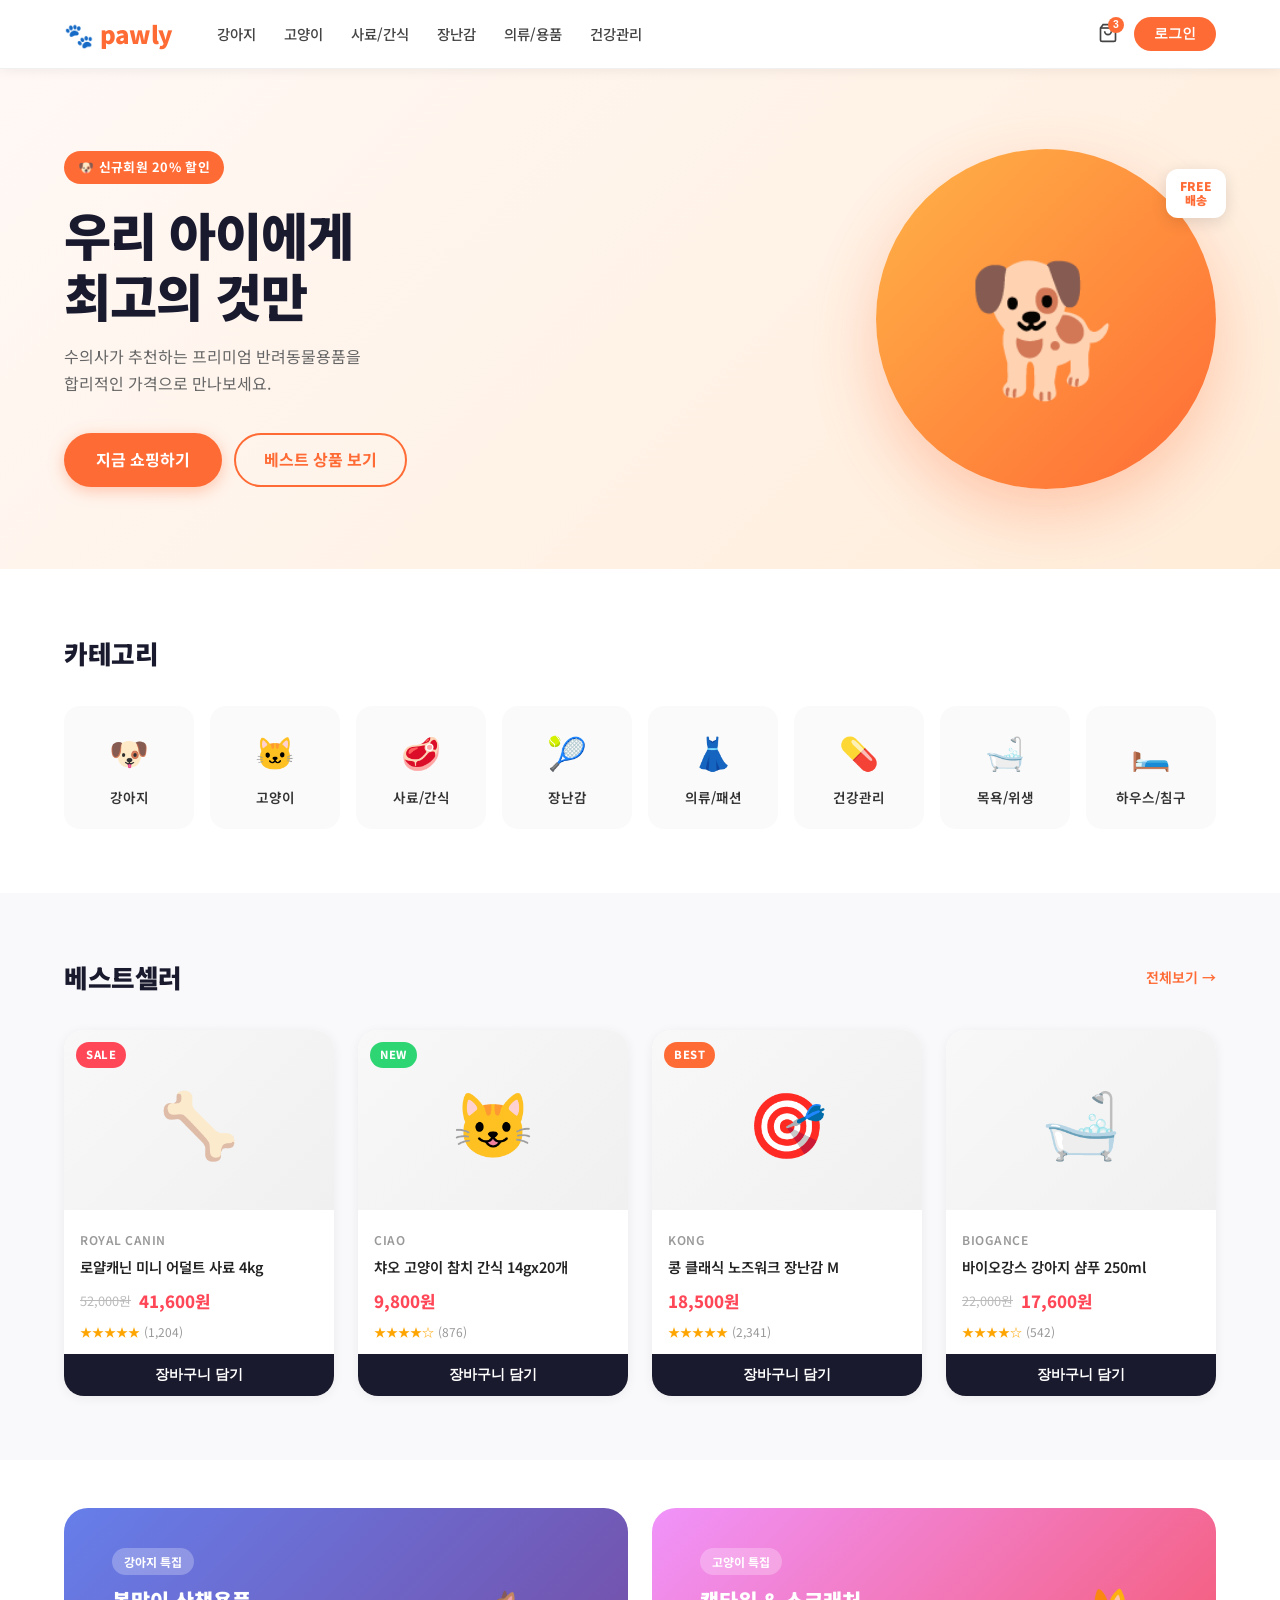
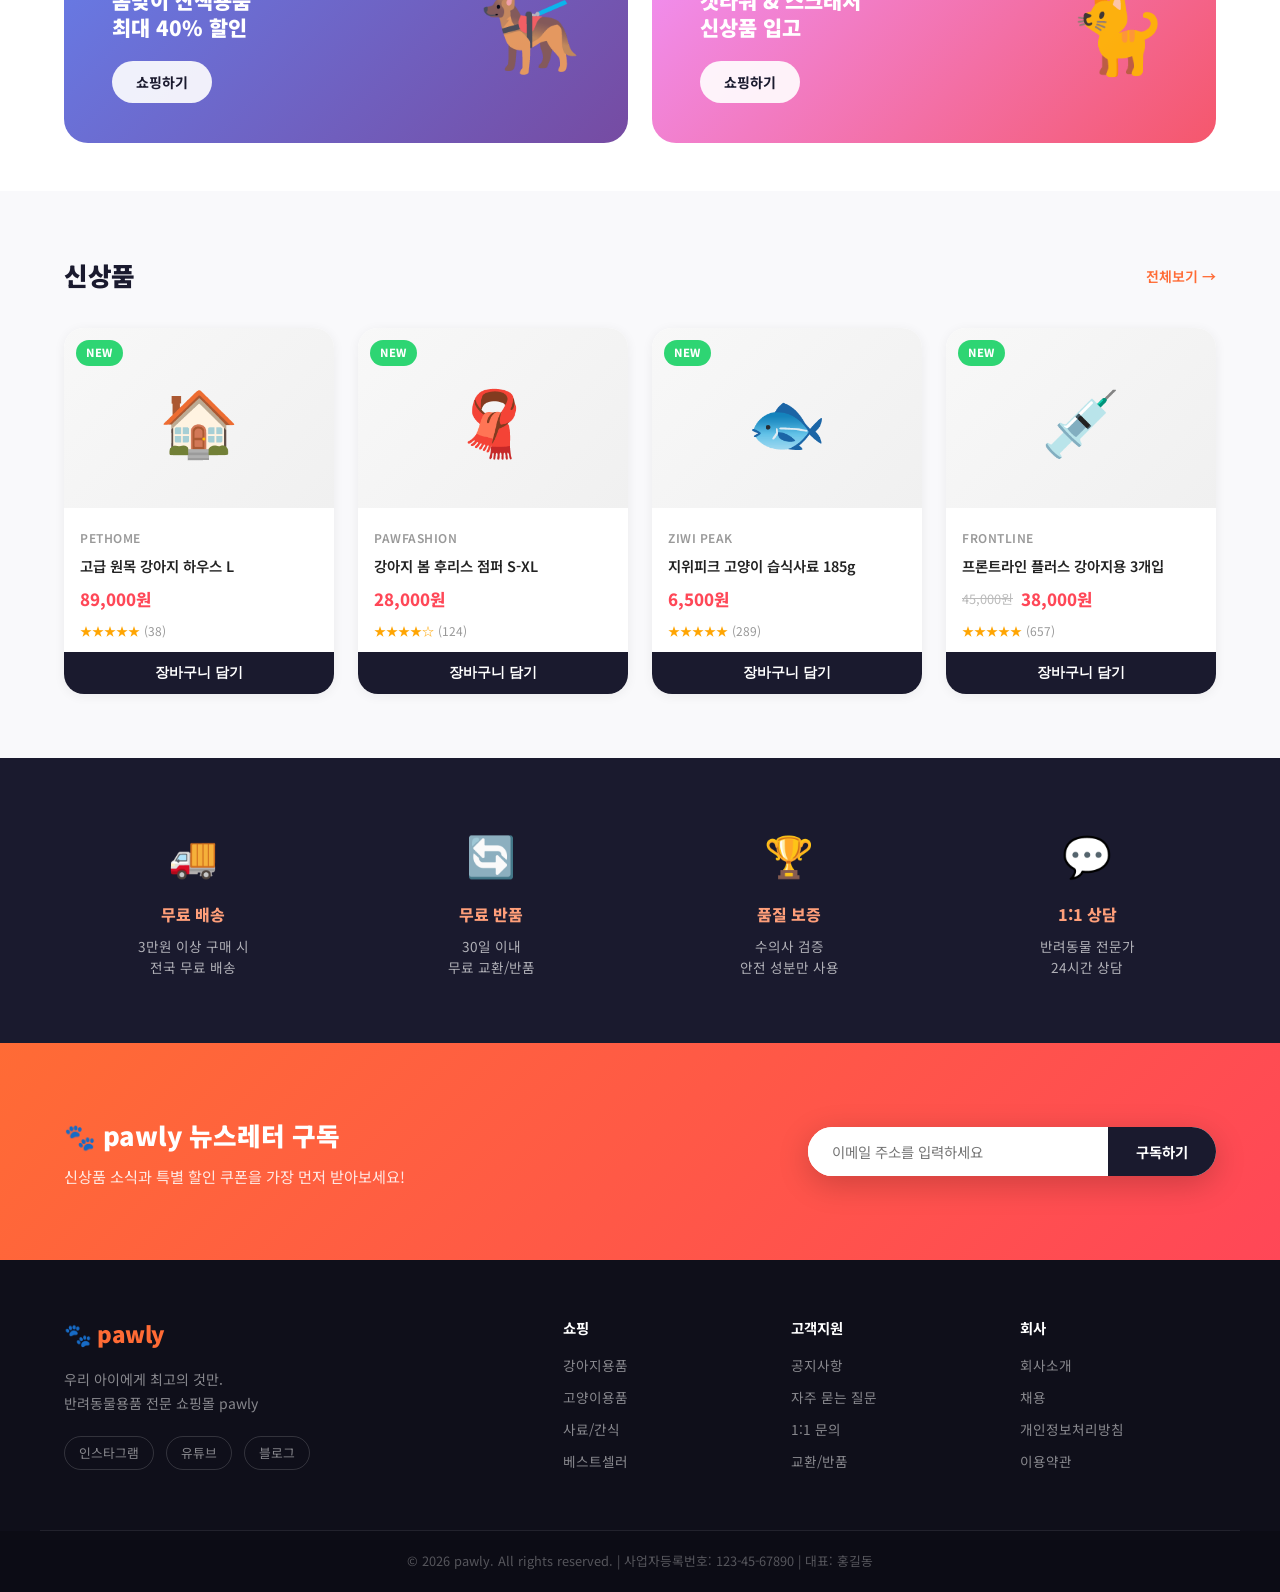
<file: index.html>
<!DOCTYPE html>
<html lang="ko">
<head>
  <meta charset="UTF-8" />
  <meta name="viewport" content="width=device-width, initial-scale=1.0" />
  <title>pawly - 반려동물용품 전문몰</title>
  <link rel="stylesheet" href="style.css" />
  <link href="https://fonts.googleapis.com/css2?family=Noto+Sans+KR:wght@400;500;700;900&display=swap" rel="stylesheet" />
</head>
<body>

  <!-- 헤더 -->
  <header class="header">
    <div class="container header-inner">
      <a href="#" class="logo">🐾 pawly</a>
      <nav class="nav">
        <a href="#">강아지</a>
        <a href="#">고양이</a>
        <a href="#">사료/간식</a>
        <a href="#">장난감</a>
        <a href="#">의류/용품</a>
        <a href="#">건강관리</a>
      </nav>
      <div class="header-actions">
<button class="icon-btn" aria-label="장바구니">
          <svg width="20" height="20" fill="none" stroke="currentColor" stroke-width="2" viewBox="0 0 24 24"><path d="M6 2 3 6v14a2 2 0 0 0 2 2h14a2 2 0 0 0 2-2V6l-3-4z"/><line x1="3" y1="6" x2="21" y2="6"/><path d="M16 10a4 4 0 0 1-8 0"/></svg>
          <span class="badge">3</span>
        </button>
        <button class="btn-login">로그인</button>
      </div>
    </div>
  </header>

  <!-- 히어로 배너 -->
  <section class="hero">
    <div class="container hero-inner">
      <div class="hero-text">
        <span class="hero-tag">🐶 신규회원 20% 할인</span>
        <h1>우리 아이에게<br />최고의 것만</h1>
        <p>수의사가 추천하는 프리미엄 반려동물용품을<br />합리적인 가격으로 만나보세요.</p>
        <div class="hero-btns">
          <a href="#" class="btn-primary">지금 쇼핑하기</a>
          <a href="#" class="btn-outline">베스트 상품 보기</a>
        </div>
      </div>
      <div class="hero-image">
        <div class="hero-img-box">
          <span class="hero-emoji">🐕</span>
          <div class="hero-badge-float">FREE<br/>배송</div>
        </div>
      </div>
    </div>
  </section>

  <!-- 카테고리 -->
  <section class="categories">
    <div class="container">
      <h2 class="section-title">카테고리</h2>
      <div class="cat-grid">
        <a href="#" class="cat-card">
          <span class="cat-icon">🐶</span>
          <span>강아지</span>
        </a>
        <a href="#" class="cat-card">
          <span class="cat-icon">🐱</span>
          <span>고양이</span>
        </a>
        <a href="#" class="cat-card">
          <span class="cat-icon">🥩</span>
          <span>사료/간식</span>
        </a>
        <a href="#" class="cat-card">
          <span class="cat-icon">🎾</span>
          <span>장난감</span>
        </a>
        <a href="#" class="cat-card">
          <span class="cat-icon">👗</span>
          <span>의류/패션</span>
        </a>
        <a href="#" class="cat-card">
          <span class="cat-icon">💊</span>
          <span>건강관리</span>
        </a>
        <a href="#" class="cat-card">
          <span class="cat-icon">🛁</span>
          <span>목욕/위생</span>
        </a>
        <a href="#" class="cat-card">
          <span class="cat-icon">🛏️</span>
          <span>하우스/침구</span>
        </a>
      </div>
    </div>
  </section>

  <!-- 베스트셀러 -->
  <section class="products">
    <div class="container">
      <div class="section-header">
        <h2 class="section-title">베스트셀러</h2>
        <a href="#" class="view-all">전체보기 →</a>
      </div>
      <div class="product-grid">

        <div class="product-card">
          <div class="product-img">
            <span>🦴</span>
            <span class="product-badge sale">SALE</span>
          </div>
          <div class="product-info">
            <span class="product-brand">Royal Canin</span>
            <h3 class="product-name">로얄캐닌 미니 어덜트 사료 4kg</h3>
            <div class="product-price">
              <span class="price-original">52,000원</span>
              <span class="price-sale">41,600원</span>
            </div>
            <div class="product-meta">
              <span class="stars">★★★★★</span>
              <span class="review-count">(1,204)</span>
            </div>
          </div>
          <button class="btn-cart">장바구니 담기</button>
        </div>

        <div class="product-card">
          <div class="product-img">
            <span>😺</span>
            <span class="product-badge new">NEW</span>
          </div>
          <div class="product-info">
            <span class="product-brand">Ciao</span>
            <h3 class="product-name">챠오 고양이 참치 간식 14gx20개</h3>
            <div class="product-price">
              <span class="price-sale">9,800원</span>
            </div>
            <div class="product-meta">
              <span class="stars">★★★★☆</span>
              <span class="review-count">(876)</span>
            </div>
          </div>
          <button class="btn-cart">장바구니 담기</button>
        </div>

        <div class="product-card">
          <div class="product-img">
            <span>🎯</span>
            <span class="product-badge best">BEST</span>
          </div>
          <div class="product-info">
            <span class="product-brand">Kong</span>
            <h3 class="product-name">콩 클래식 노즈워크 장난감 M</h3>
            <div class="product-price">
              <span class="price-sale">18,500원</span>
            </div>
            <div class="product-meta">
              <span class="stars">★★★★★</span>
              <span class="review-count">(2,341)</span>
            </div>
          </div>
          <button class="btn-cart">장바구니 담기</button>
        </div>

        <div class="product-card">
          <div class="product-img">
            <span>🛁</span>
          </div>
          <div class="product-info">
            <span class="product-brand">Biogance</span>
            <h3 class="product-name">바이오강스 강아지 샴푸 250ml</h3>
            <div class="product-price">
              <span class="price-original">22,000원</span>
              <span class="price-sale">17,600원</span>
            </div>
            <div class="product-meta">
              <span class="stars">★★★★☆</span>
              <span class="review-count">(542)</span>
            </div>
          </div>
          <button class="btn-cart">장바구니 담기</button>
        </div>

      </div>
    </div>
  </section>

  <!-- 프로모션 배너 -->
  <section class="promo-banner">
    <div class="container promo-grid">
      <div class="promo-card promo-dog">
        <div class="promo-text">
          <span class="promo-tag">강아지 특집</span>
          <h3>봄맞이 산책용품<br/>최대 40% 할인</h3>
          <a href="#" class="btn-promo">쇼핑하기</a>
        </div>
        <span class="promo-emoji">🐕‍🦺</span>
      </div>
      <div class="promo-card promo-cat">
        <div class="promo-text">
          <span class="promo-tag">고양이 특집</span>
          <h3>캣타워 & 스크래처<br/>신상품 입고</h3>
          <a href="#" class="btn-promo">쇼핑하기</a>
        </div>
        <span class="promo-emoji">🐈</span>
      </div>
    </div>
  </section>

  <!-- 신상품 -->
  <section class="products">
    <div class="container">
      <div class="section-header">
        <h2 class="section-title">신상품</h2>
        <a href="#" class="view-all">전체보기 →</a>
      </div>
      <div class="product-grid">

        <div class="product-card">
          <div class="product-img">
            <span>🏠</span>
            <span class="product-badge new">NEW</span>
          </div>
          <div class="product-info">
            <span class="product-brand">PetHome</span>
            <h3 class="product-name">고급 원목 강아지 하우스 L</h3>
            <div class="product-price">
              <span class="price-sale">89,000원</span>
            </div>
            <div class="product-meta">
              <span class="stars">★★★★★</span>
              <span class="review-count">(38)</span>
            </div>
          </div>
          <button class="btn-cart">장바구니 담기</button>
        </div>

        <div class="product-card">
          <div class="product-img">
            <span>🧣</span>
            <span class="product-badge new">NEW</span>
          </div>
          <div class="product-info">
            <span class="product-brand">PawFashion</span>
            <h3 class="product-name">강아지 봄 후리스 점퍼 S-XL</h3>
            <div class="product-price">
              <span class="price-sale">28,000원</span>
            </div>
            <div class="product-meta">
              <span class="stars">★★★★☆</span>
              <span class="review-count">(124)</span>
            </div>
          </div>
          <button class="btn-cart">장바구니 담기</button>
        </div>

        <div class="product-card">
          <div class="product-img">
            <span>🐟</span>
            <span class="product-badge new">NEW</span>
          </div>
          <div class="product-info">
            <span class="product-brand">Ziwi Peak</span>
            <h3 class="product-name">지위피크 고양이 습식사료 185g</h3>
            <div class="product-price">
              <span class="price-sale">6,500원</span>
            </div>
            <div class="product-meta">
              <span class="stars">★★★★★</span>
              <span class="review-count">(289)</span>
            </div>
          </div>
          <button class="btn-cart">장바구니 담기</button>
        </div>

        <div class="product-card">
          <div class="product-img">
            <span>💉</span>
            <span class="product-badge new">NEW</span>
          </div>
          <div class="product-info">
            <span class="product-brand">Frontline</span>
            <h3 class="product-name">프론트라인 플러스 강아지용 3개입</h3>
            <div class="product-price">
              <span class="price-original">45,000원</span>
              <span class="price-sale">38,000원</span>
            </div>
            <div class="product-meta">
              <span class="stars">★★★★★</span>
              <span class="review-count">(657)</span>
            </div>
          </div>
          <button class="btn-cart">장바구니 담기</button>
        </div>

      </div>
    </div>
  </section>

  <!-- 혜택 안내 -->
  <section class="benefits">
    <div class="container benefits-grid">
      <div class="benefit-item">
        <span class="benefit-icon">🚚</span>
        <h4>무료 배송</h4>
        <p>3만원 이상 구매 시<br/>전국 무료 배송</p>
      </div>
      <div class="benefit-item">
        <span class="benefit-icon">🔄</span>
        <h4>무료 반품</h4>
        <p>30일 이내<br/>무료 교환/반품</p>
      </div>
      <div class="benefit-item">
        <span class="benefit-icon">🏆</span>
        <h4>품질 보증</h4>
        <p>수의사 검증<br/>안전 성분만 사용</p>
      </div>
      <div class="benefit-item">
        <span class="benefit-icon">💬</span>
        <h4>1:1 상담</h4>
        <p>반려동물 전문가<br/>24시간 상담</p>
      </div>
    </div>
  </section>

  <!-- 뉴스레터 -->
  <section class="newsletter">
    <div class="container newsletter-inner">
      <div class="newsletter-text">
        <h2>🐾 pawly 뉴스레터 구독</h2>
        <p>신상품 소식과 특별 할인 쿠폰을 가장 먼저 받아보세요!</p>
      </div>
      <form class="newsletter-form" onsubmit="return false;">
        <input type="email" placeholder="이메일 주소를 입력하세요" />
        <button type="submit">구독하기</button>
      </form>
    </div>
  </section>

  <!-- 푸터 -->
  <footer class="footer">
    <div class="container footer-inner">
      <div class="footer-brand">
        <a href="#" class="logo">🐾 pawly</a>
        <p>우리 아이에게 최고의 것만.<br/>반려동물용품 전문 쇼핑몰 pawly</p>
        <div class="social-links">
          <a href="#">인스타그램</a>
          <a href="#">유튜브</a>
          <a href="#">블로그</a>
        </div>
      </div>
      <div class="footer-links">
        <div class="footer-col">
          <h5>쇼핑</h5>
          <a href="#">강아지용품</a>
          <a href="#">고양이용품</a>
          <a href="#">사료/간식</a>
          <a href="#">베스트셀러</a>
        </div>
        <div class="footer-col">
          <h5>고객지원</h5>
          <a href="#">공지사항</a>
          <a href="#">자주 묻는 질문</a>
          <a href="#">1:1 문의</a>
          <a href="#">교환/반품</a>
        </div>
        <div class="footer-col">
          <h5>회사</h5>
          <a href="#">회사소개</a>
          <a href="#">채용</a>
          <a href="#">개인정보처리방침</a>
          <a href="#">이용약관</a>
        </div>
      </div>
    </div>
    <div class="footer-bottom">
      <div class="container">
        <p>© 2026 pawly. All rights reserved. | 사업자등록번호: 123-45-67890 | 대표: 홍길동</p>
      </div>
    </div>
  </footer>

</body>
</html>
</file>
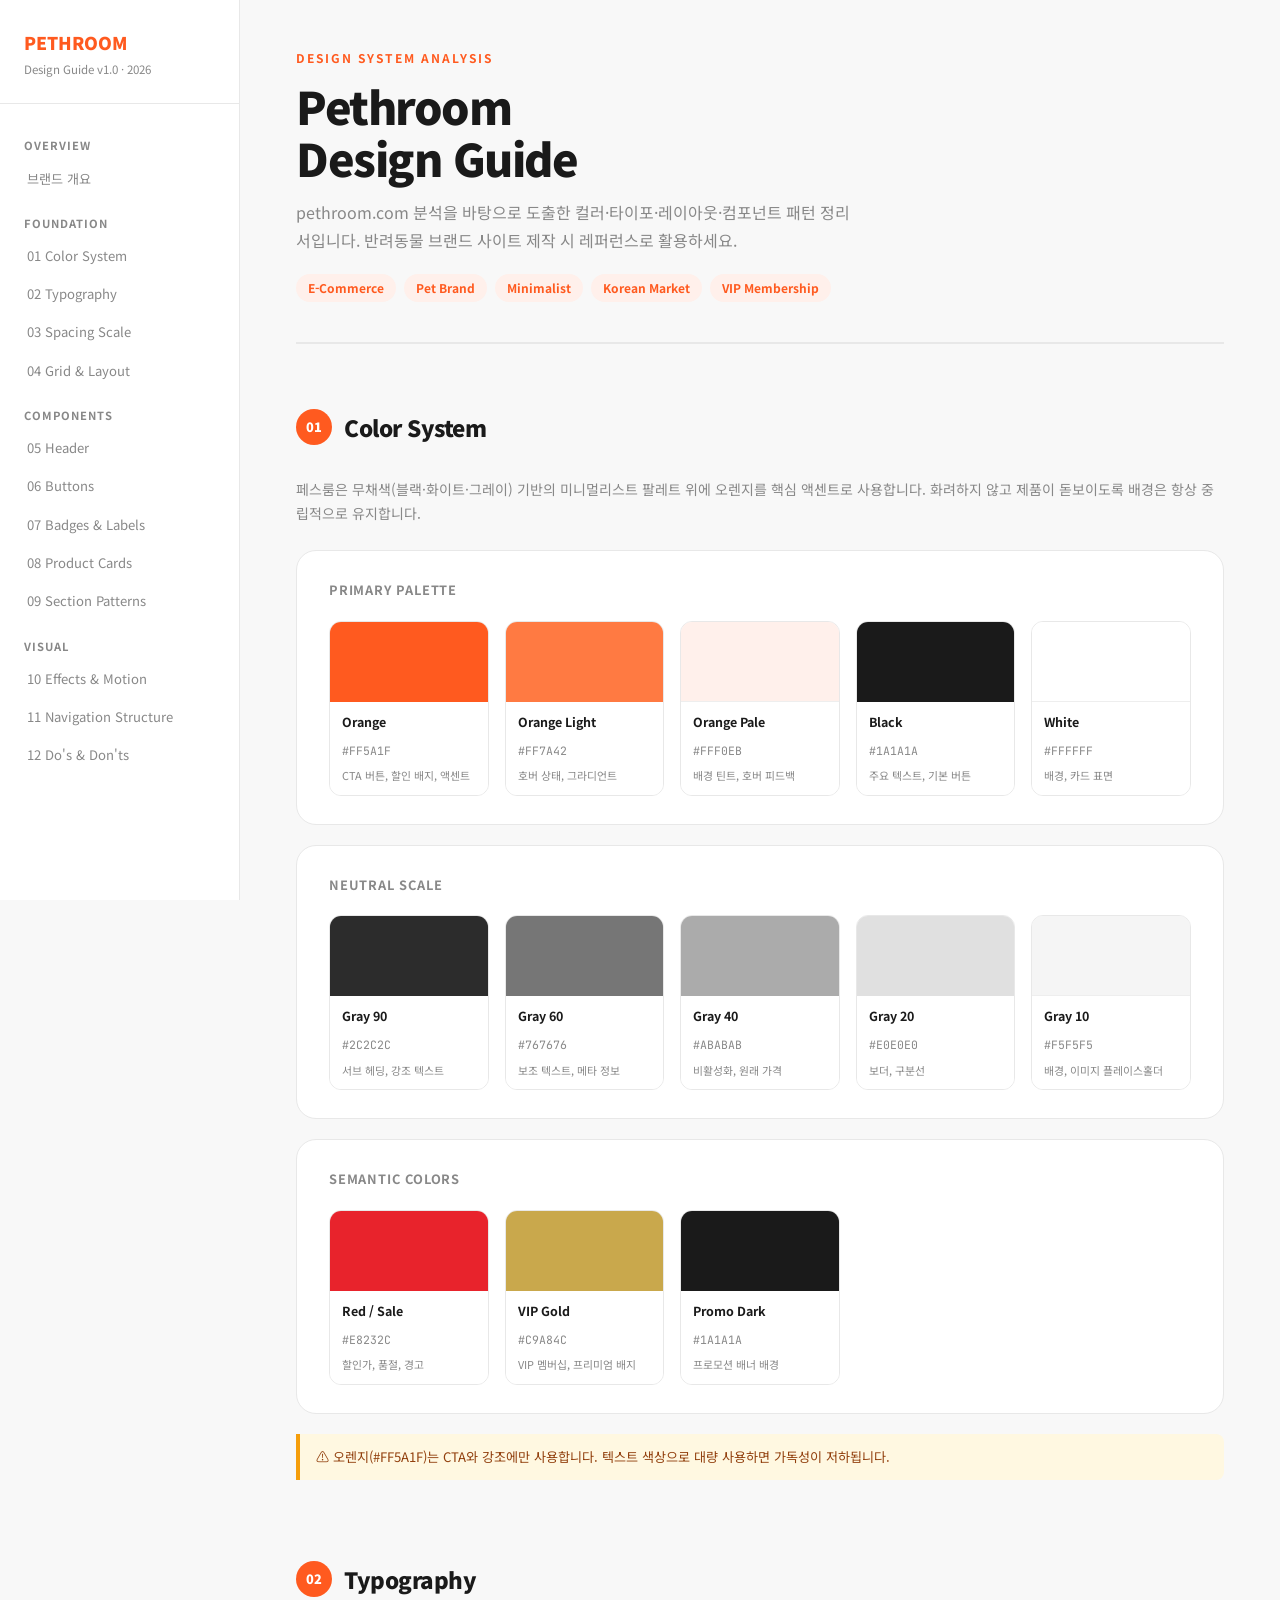
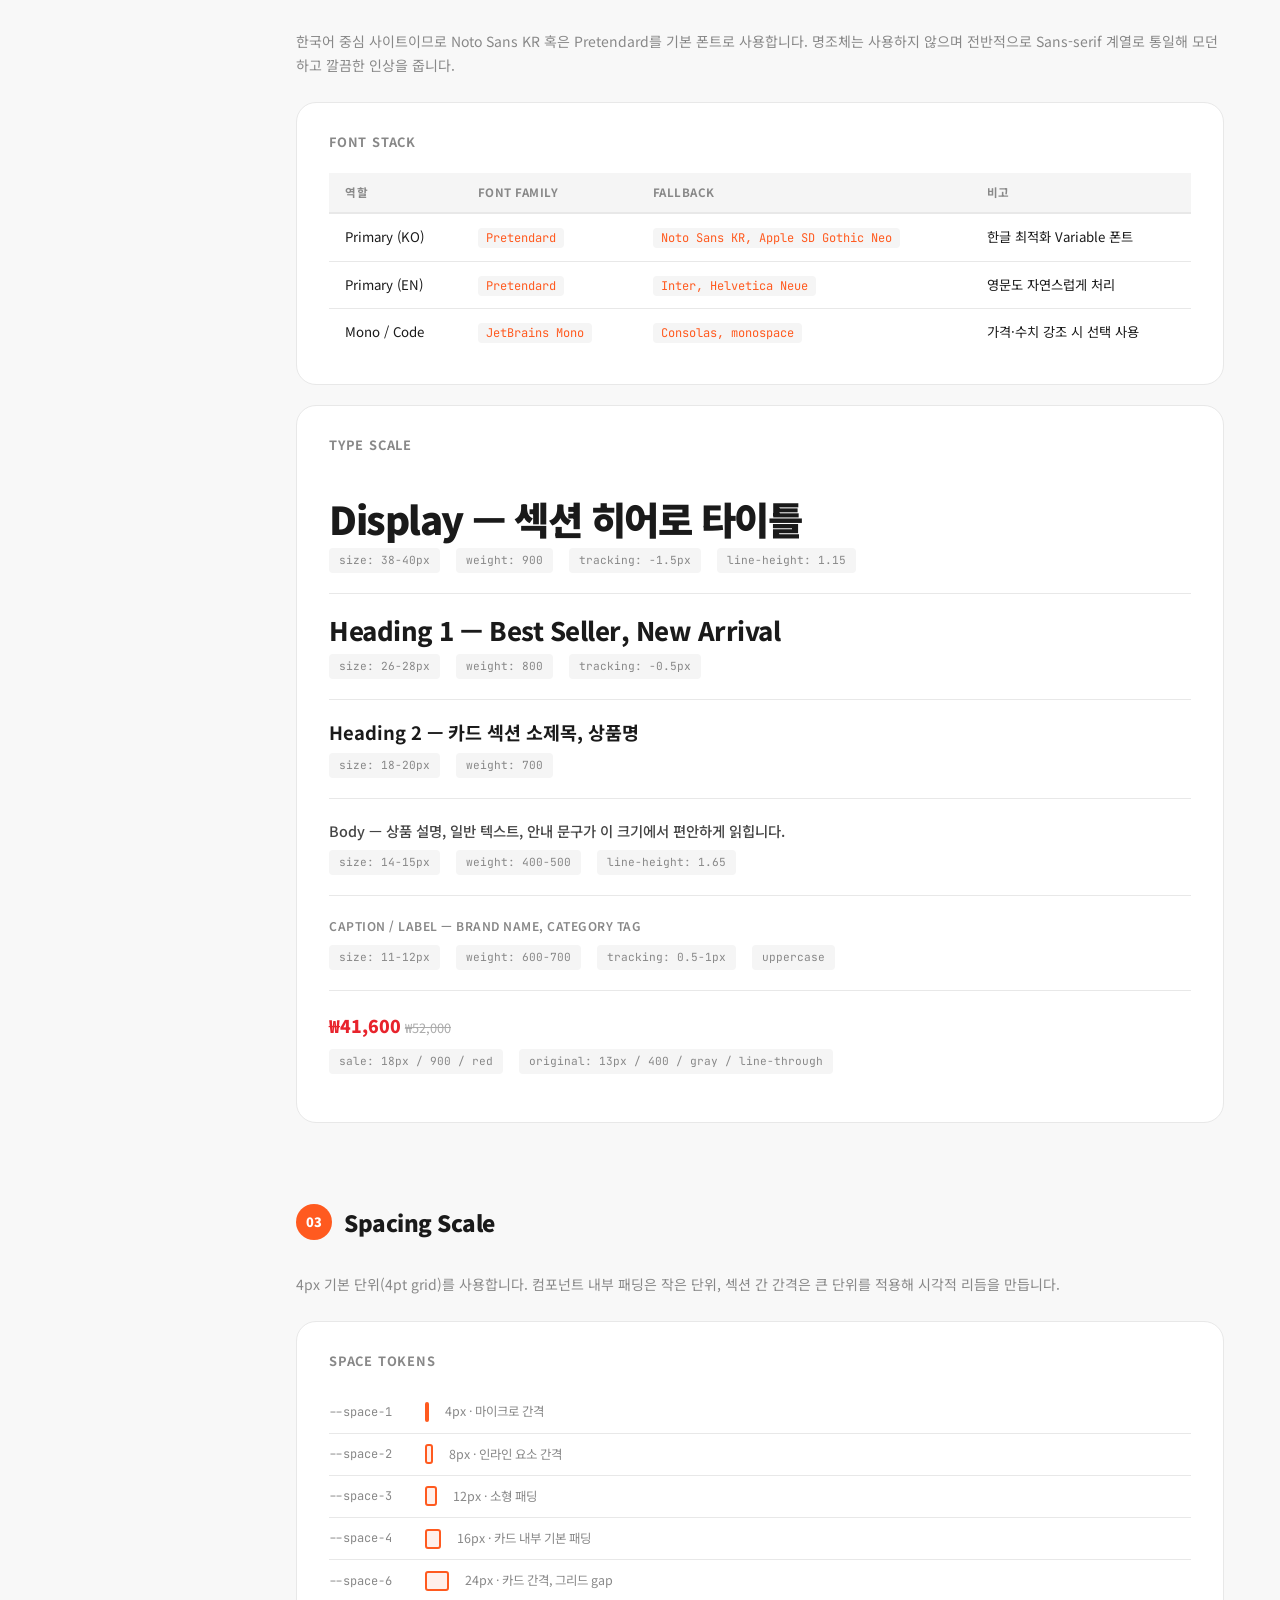
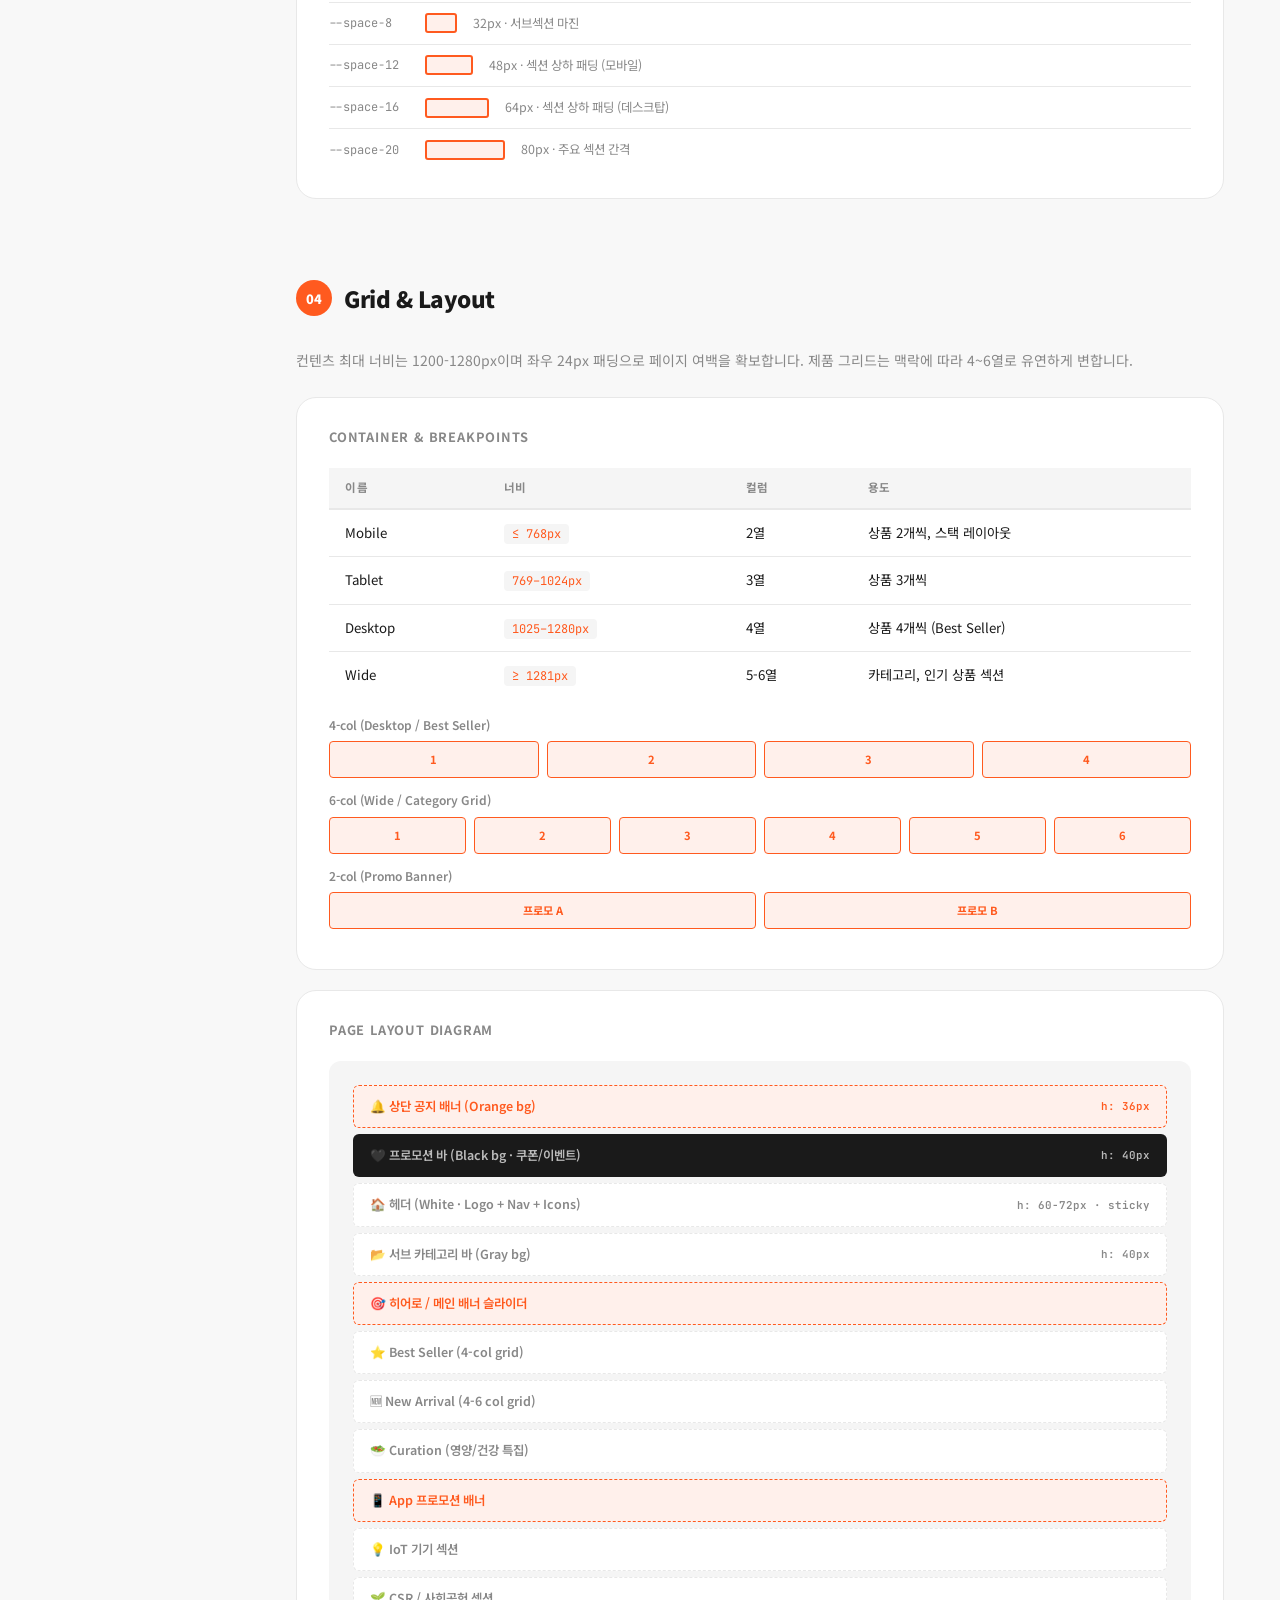
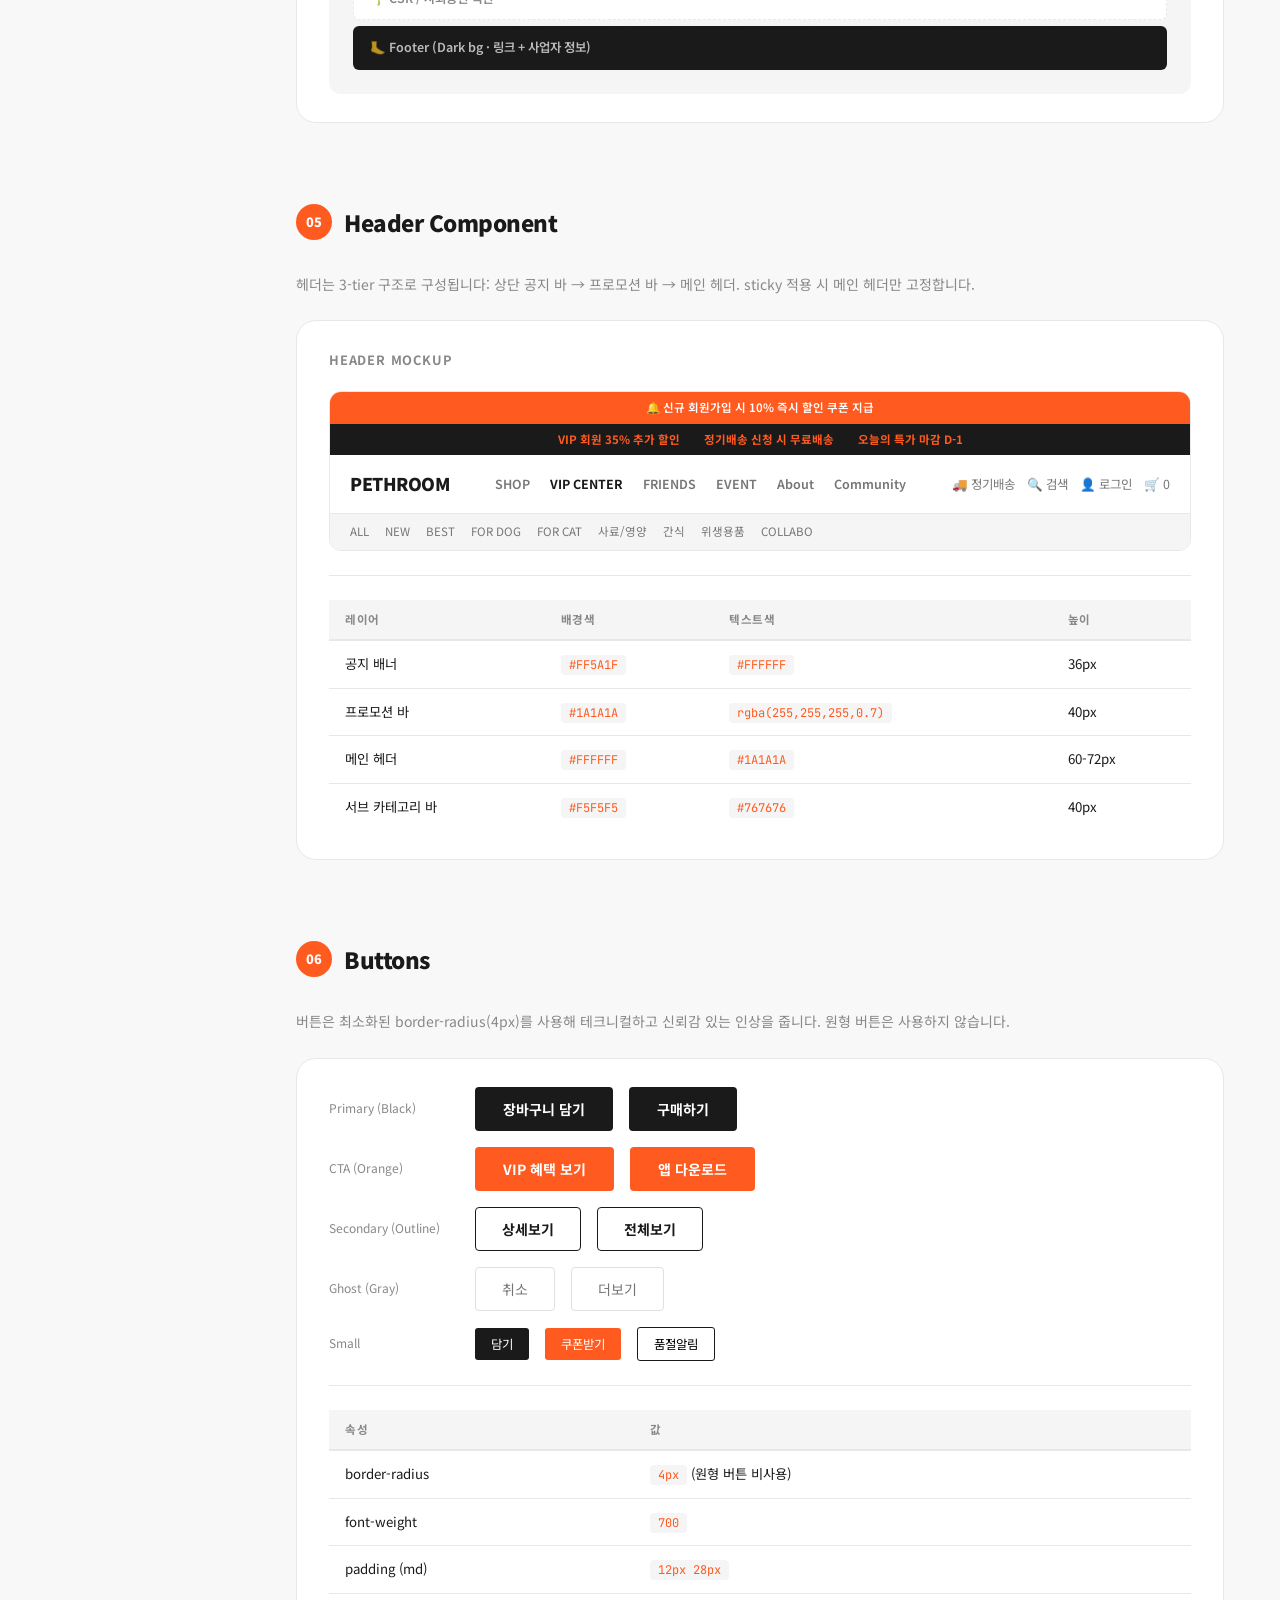
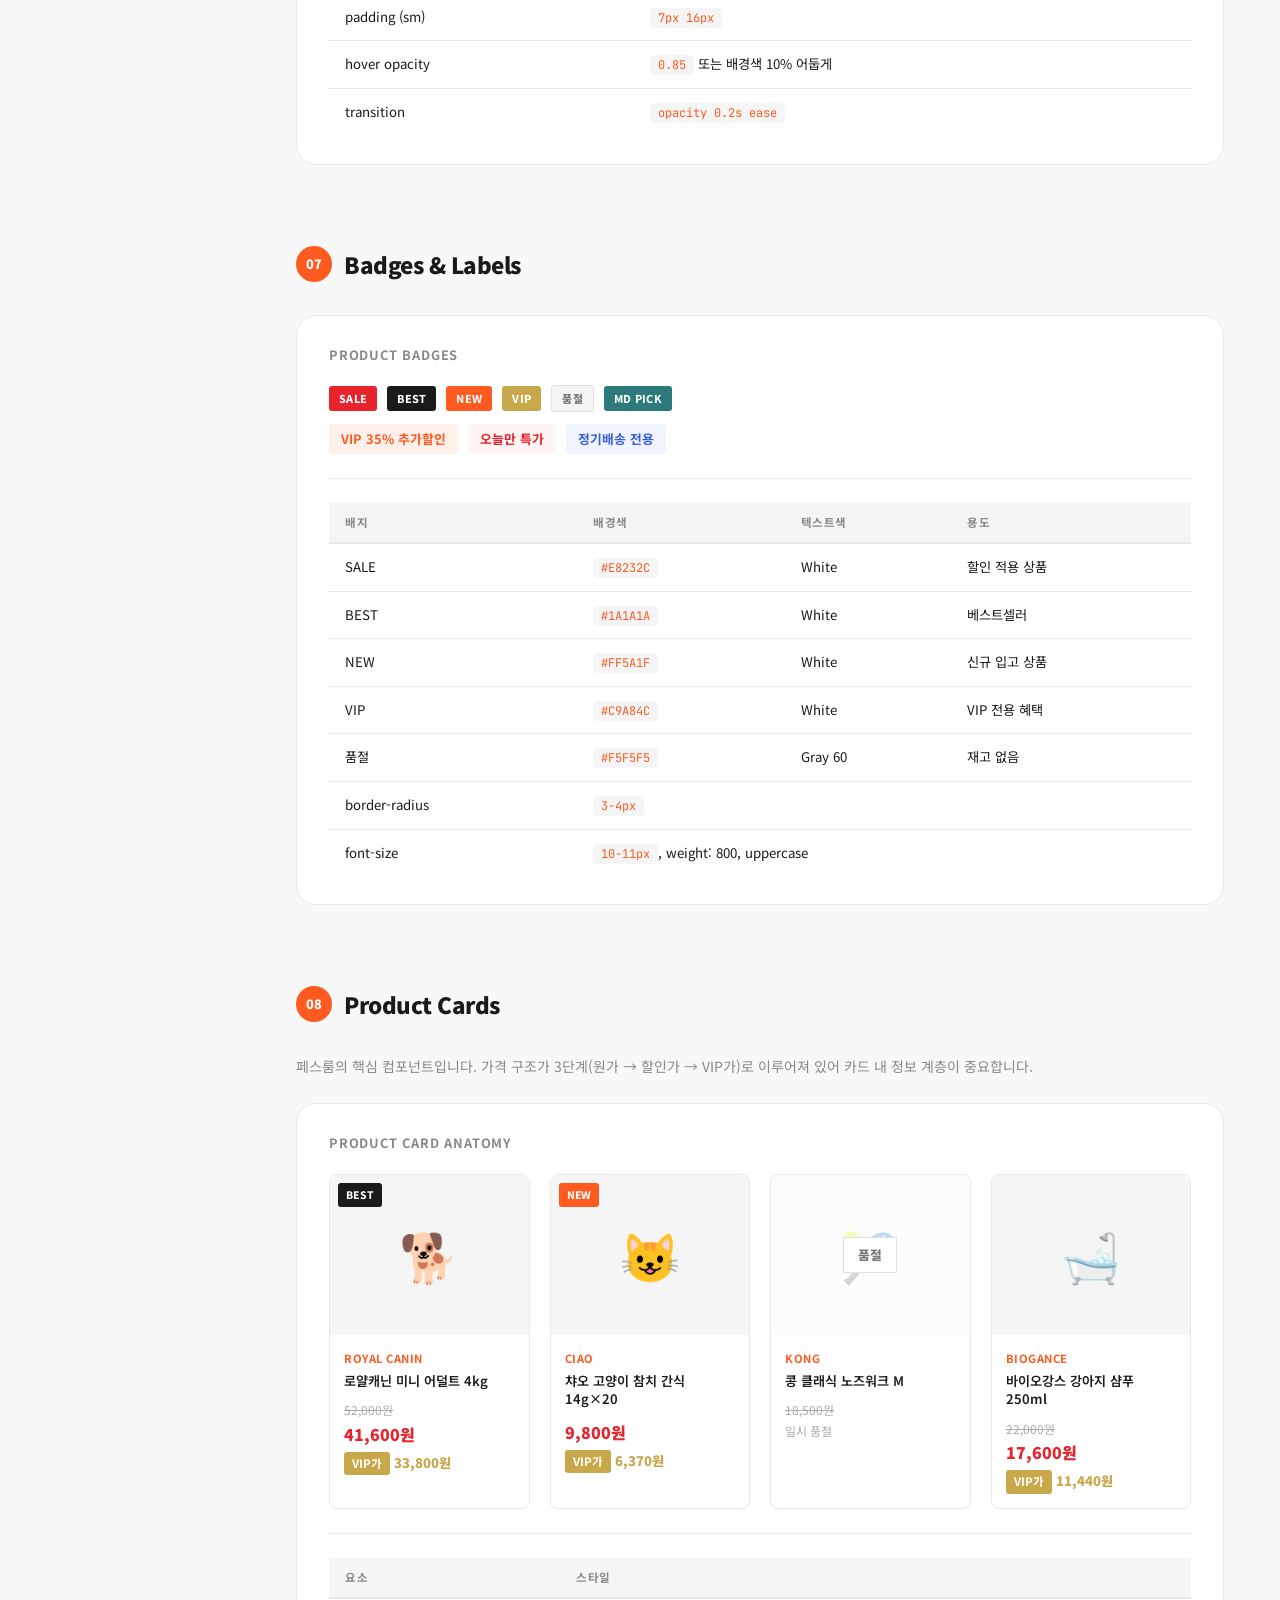
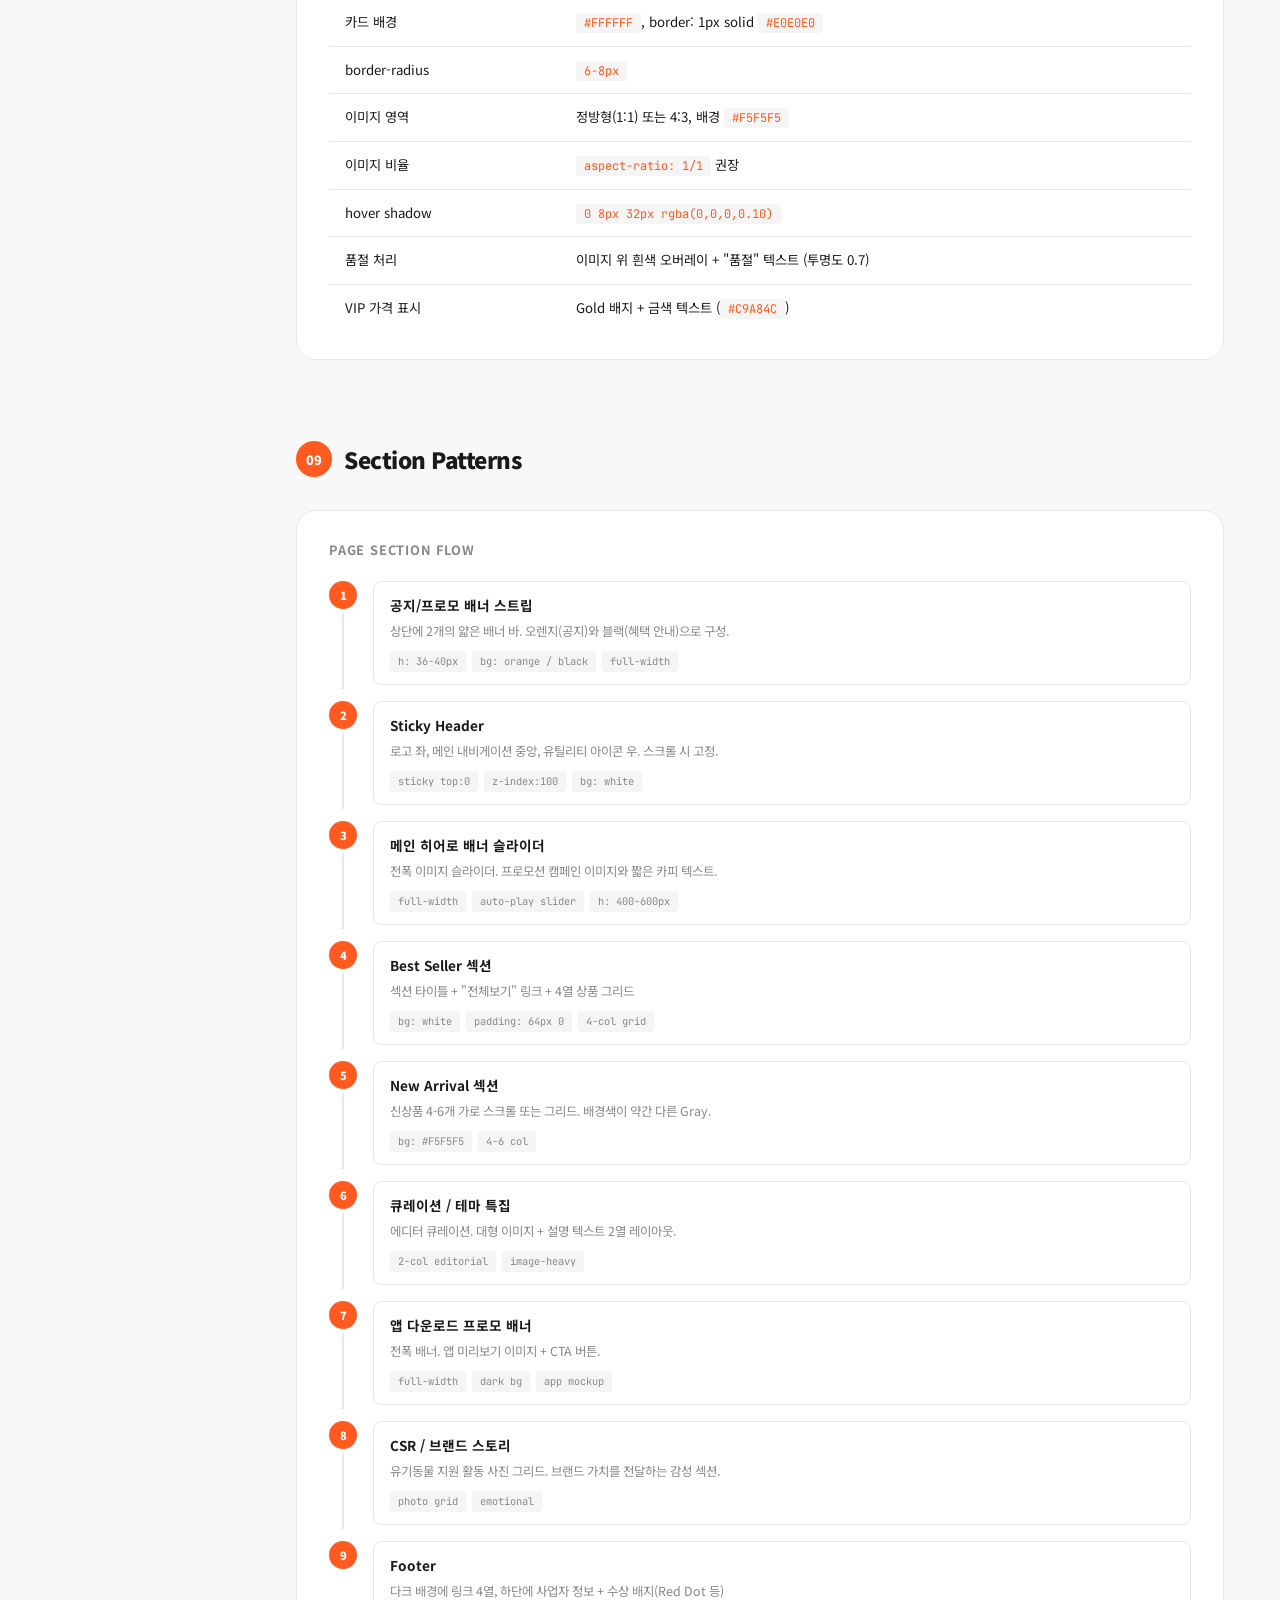
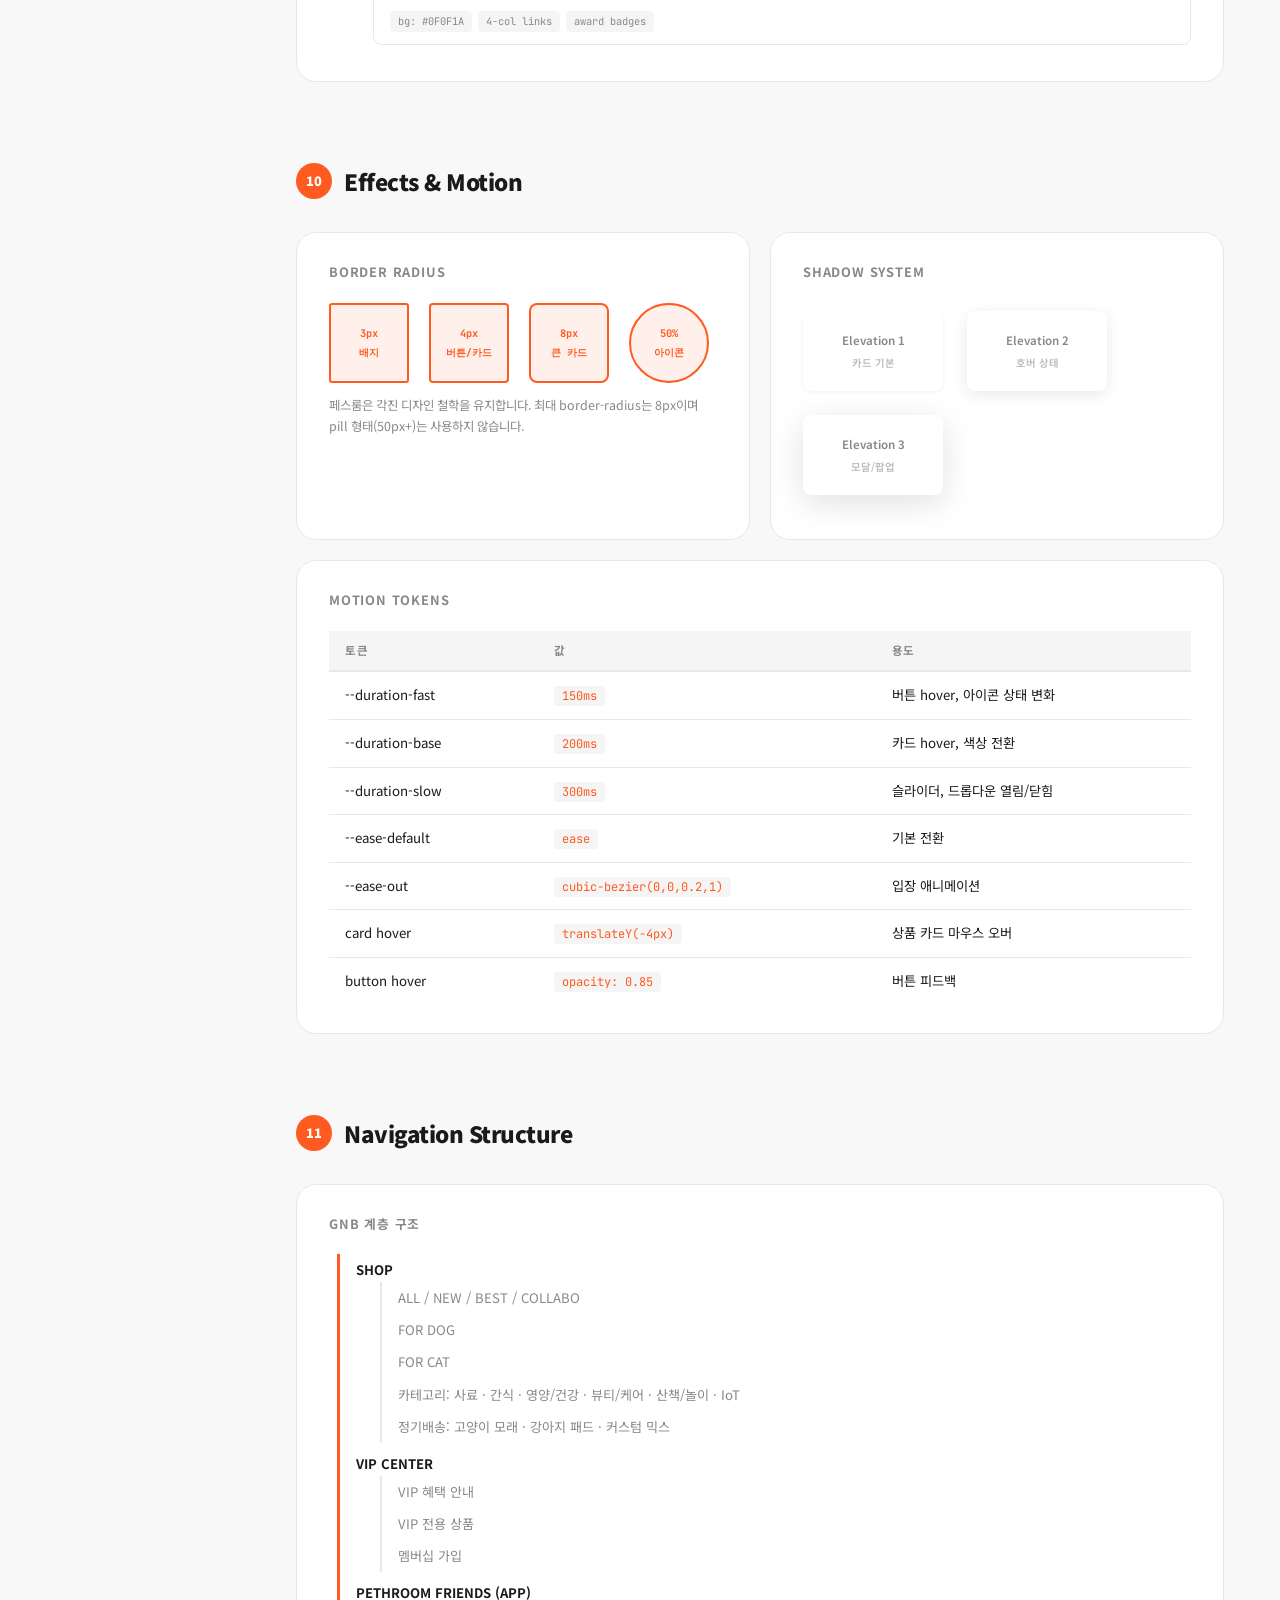
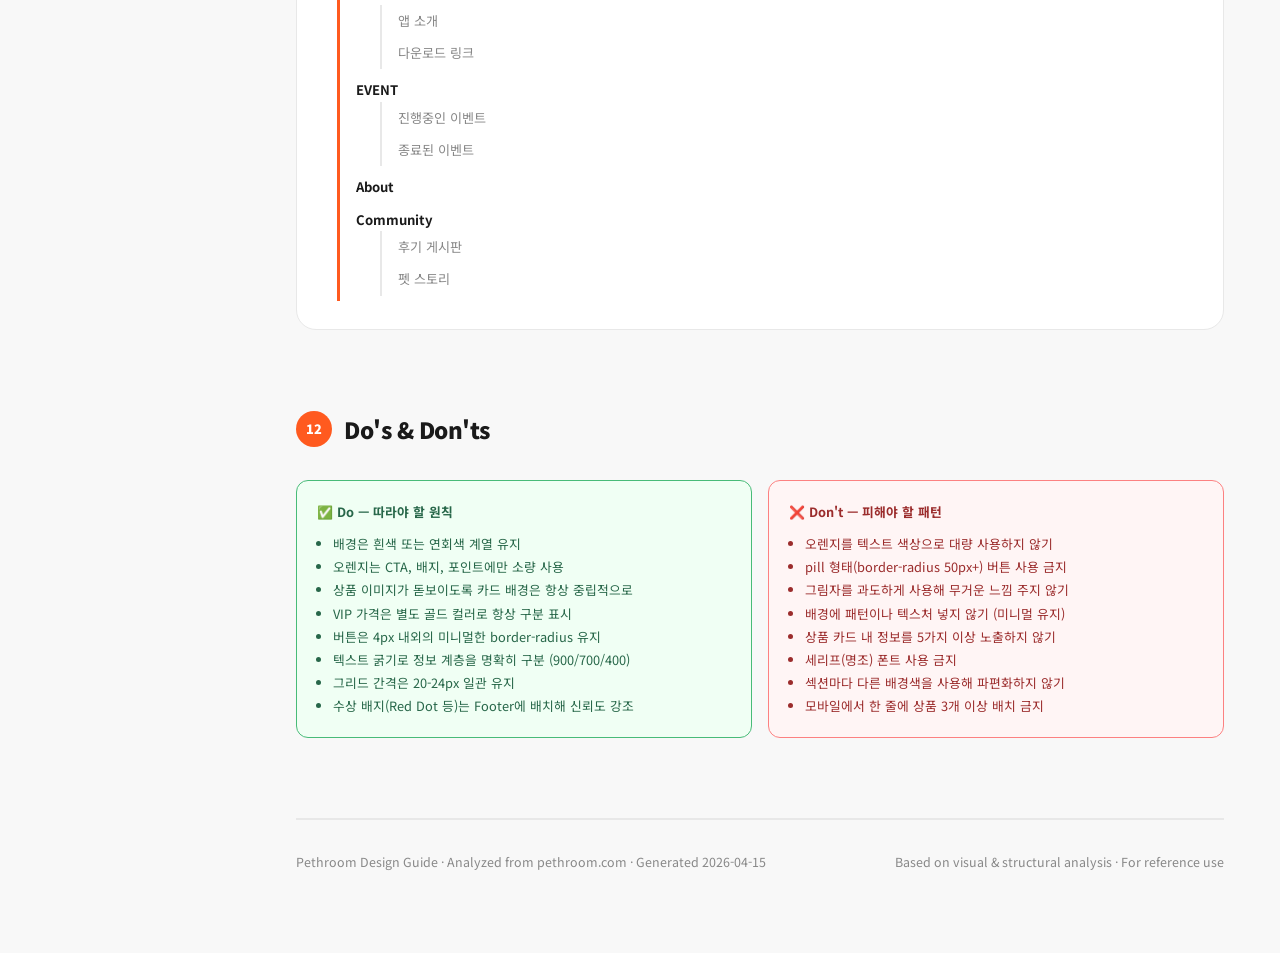
<file: design-guide.html>
<!DOCTYPE html>
<html lang="ko">
<head>
  <meta charset="UTF-8" />
  <meta name="viewport" content="width=device-width, initial-scale=1.0" />
  <title>Pethroom Design Guide — 디자인 가이드</title>
  <link href="https://fonts.googleapis.com/css2?family=Noto+Sans+KR:wght@400;500;700;900&family=JetBrains+Mono:wght@400;700&display=swap" rel="stylesheet" />
  <style>
    *, *::before, *::after { box-sizing: border-box; margin: 0; padding: 0; }

    :root {
      /* ── 분석된 Pethroom 컬러 토큰 ── */
      --ph-orange:      #FF5A1F;
      --ph-orange-lt:   #FF7A42;
      --ph-orange-pale: #FFF0EB;
      --ph-black:       #1A1A1A;
      --ph-gray-90:     #2C2C2C;
      --ph-gray-60:     #767676;
      --ph-gray-40:     #ABABAB;
      --ph-gray-20:     #E0E0E0;
      --ph-gray-10:     #F5F5F5;
      --ph-white:       #FFFFFF;
      --ph-red:         #E8232C;
      --ph-vip-gold:    #C9A84C;

      /* ── 가이드 문서 자체 스타일 ── */
      --doc-bg:         #F8F8F8;
      --doc-surface:    #FFFFFF;
      --doc-border:     #E8E8E8;
      --doc-text:       #1A1A1A;
      --doc-muted:      #888;
      --doc-accent:     #FF5A1F;
      --radius-sm: 6px;
      --radius-md: 12px;
      --radius-lg: 20px;
    }

    html { scroll-behavior: smooth; }

    body {
      font-family: 'Noto Sans KR', sans-serif;
      background: var(--doc-bg);
      color: var(--doc-text);
      line-height: 1.7;
    }

    /* ── SIDEBAR NAV ── */
    .sidebar {
      position: fixed;
      left: 0; top: 0;
      width: 240px;
      height: 100vh;
      background: var(--doc-surface);
      border-right: 1px solid var(--doc-border);
      overflow-y: auto;
      padding: 28px 0;
      z-index: 100;
    }

    .sidebar-logo {
      padding: 0 24px 24px;
      border-bottom: 1px solid var(--doc-border);
      margin-bottom: 16px;
    }

    .sidebar-logo .brand {
      font-size: 1.1rem;
      font-weight: 900;
      color: var(--doc-accent);
    }

    .sidebar-logo .sub {
      font-size: 0.72rem;
      color: var(--doc-muted);
      margin-top: 2px;
    }

    .sidebar-nav a {
      display: block;
      padding: 8px 24px;
      font-size: 0.82rem;
      color: var(--doc-muted);
      text-decoration: none;
      transition: color 0.15s, background 0.15s;
      border-left: 3px solid transparent;
    }

    .sidebar-nav a:hover {
      color: var(--doc-accent);
      background: var(--ph-orange-pale);
      border-left-color: var(--doc-accent);
    }

    .sidebar-nav .nav-group {
      font-size: 0.7rem;
      font-weight: 700;
      letter-spacing: 1px;
      text-transform: uppercase;
      color: var(--doc-muted);
      padding: 16px 24px 4px;
    }

    /* ── MAIN CONTENT ── */
    .main {
      margin-left: 240px;
      padding: 48px 56px;
      max-width: 1080px;
    }

    /* ── PAGE HEADER ── */
    .page-header {
      margin-bottom: 64px;
      padding-bottom: 40px;
      border-bottom: 2px solid var(--doc-border);
    }

    .page-header .eyebrow {
      font-size: 0.75rem;
      font-weight: 700;
      letter-spacing: 2px;
      text-transform: uppercase;
      color: var(--doc-accent);
      margin-bottom: 12px;
    }

    .page-header h1 {
      font-size: 2.8rem;
      font-weight: 900;
      letter-spacing: -1.5px;
      line-height: 1.15;
      margin-bottom: 16px;
    }

    .page-header p {
      font-size: 1rem;
      color: var(--doc-muted);
      max-width: 560px;
    }

    .meta-tags {
      display: flex;
      gap: 8px;
      margin-top: 20px;
      flex-wrap: wrap;
    }

    .meta-tag {
      background: var(--ph-orange-pale);
      color: var(--doc-accent);
      font-size: 0.75rem;
      font-weight: 700;
      padding: 4px 12px;
      border-radius: 20px;
    }

    /* ── SECTION ── */
    .guide-section {
      margin-bottom: 80px;
    }

    .section-heading {
      display: flex;
      align-items: center;
      gap: 12px;
      margin-bottom: 32px;
    }

    .section-number {
      width: 36px;
      height: 36px;
      background: var(--doc-accent);
      color: #fff;
      font-size: 0.8rem;
      font-weight: 900;
      border-radius: 50%;
      display: flex;
      align-items: center;
      justify-content: center;
      flex-shrink: 0;
    }

    .section-heading h2 {
      font-size: 1.4rem;
      font-weight: 900;
      letter-spacing: -0.5px;
    }

    .section-desc {
      font-size: 0.875rem;
      color: var(--doc-muted);
      margin-bottom: 24px;
      line-height: 1.7;
    }

    /* ── CARD ── */
    .card {
      background: var(--doc-surface);
      border: 1px solid var(--doc-border);
      border-radius: var(--radius-lg);
      padding: 28px 32px;
      margin-bottom: 20px;
    }

    .card-title {
      font-size: 0.8rem;
      font-weight: 700;
      letter-spacing: 0.8px;
      text-transform: uppercase;
      color: var(--doc-muted);
      margin-bottom: 20px;
    }

    /* ── COLOR PALETTE ── */
    .color-grid {
      display: grid;
      grid-template-columns: repeat(auto-fill, minmax(140px, 1fr));
      gap: 16px;
    }

    .color-swatch {
      border-radius: var(--radius-md);
      overflow: hidden;
      border: 1px solid var(--doc-border);
    }

    .swatch-block {
      height: 80px;
      transition: transform 0.2s;
    }

    .swatch-info {
      padding: 10px 12px;
      background: var(--doc-surface);
    }

    .swatch-name {
      font-size: 0.78rem;
      font-weight: 700;
      display: block;
      margin-bottom: 2px;
    }

    .swatch-hex {
      font-family: 'JetBrains Mono', monospace;
      font-size: 0.72rem;
      color: var(--doc-muted);
    }

    .swatch-use {
      font-size: 0.68rem;
      color: var(--doc-muted);
      margin-top: 4px;
      display: block;
    }

    /* ── TYPOGRAPHY ── */
    .type-sample {
      padding: 20px 0;
      border-bottom: 1px solid var(--doc-border);
    }

    .type-sample:last-child { border-bottom: none; }

    .type-meta {
      display: flex;
      gap: 16px;
      flex-wrap: wrap;
      margin-top: 8px;
    }

    .type-tag {
      font-family: 'JetBrains Mono', monospace;
      font-size: 0.7rem;
      background: var(--ph-gray-10);
      color: var(--doc-muted);
      padding: 3px 10px;
      border-radius: 4px;
    }

    /* ── SPACING SCALE ── */
    .spacing-row {
      display: flex;
      align-items: center;
      gap: 16px;
      padding: 10px 0;
      border-bottom: 1px solid var(--doc-border);
    }

    .spacing-row:last-child { border-bottom: none; }

    .spacing-label {
      font-family: 'JetBrains Mono', monospace;
      font-size: 0.75rem;
      color: var(--doc-muted);
      width: 80px;
      flex-shrink: 0;
    }

    .spacing-bar {
      background: var(--ph-orange-pale);
      border: 2px solid var(--doc-accent);
      border-radius: 3px;
      height: 20px;
    }

    .spacing-px {
      font-size: 0.78rem;
      color: var(--doc-muted);
    }

    /* ── BUTTON SHOWCASE ── */
    .btn-row {
      display: flex;
      align-items: center;
      gap: 16px;
      flex-wrap: wrap;
      margin-bottom: 16px;
    }

    .btn-label {
      font-size: 0.75rem;
      color: var(--doc-muted);
      width: 130px;
      flex-shrink: 0;
    }

    /* Pethroom 실제 버튼 스타일 */
    .ph-btn-primary {
      background: var(--ph-black);
      color: #fff;
      border: none;
      padding: 12px 28px;
      border-radius: 4px;
      font-size: 0.875rem;
      font-weight: 700;
      font-family: inherit;
      cursor: pointer;
      transition: opacity 0.2s;
    }

    .ph-btn-primary:hover { opacity: 0.85; }

    .ph-btn-orange {
      background: var(--ph-orange);
      color: #fff;
      border: none;
      padding: 12px 28px;
      border-radius: 4px;
      font-size: 0.875rem;
      font-weight: 700;
      font-family: inherit;
      cursor: pointer;
    }

    .ph-btn-outline {
      background: transparent;
      color: var(--ph-black);
      border: 1.5px solid var(--ph-black);
      padding: 11px 26px;
      border-radius: 4px;
      font-size: 0.875rem;
      font-weight: 700;
      font-family: inherit;
      cursor: pointer;
    }

    .ph-btn-ghost {
      background: transparent;
      color: var(--ph-gray-60);
      border: 1.5px solid var(--ph-gray-20);
      padding: 11px 26px;
      border-radius: 4px;
      font-size: 0.875rem;
      font-family: inherit;
      cursor: pointer;
    }

    .ph-btn-sm {
      padding: 7px 16px;
      font-size: 0.78rem;
      border-radius: 3px;
      border: none;
      font-family: inherit;
      cursor: pointer;
    }

    /* ── BADGE SHOWCASE ── */
    .badge-row {
      display: flex;
      gap: 10px;
      flex-wrap: wrap;
      align-items: center;
      margin-bottom: 12px;
    }

    .ph-badge {
      font-size: 0.68rem;
      font-weight: 800;
      padding: 3px 10px;
      border-radius: 3px;
      letter-spacing: 0.3px;
      text-transform: uppercase;
    }

    /* ── PRODUCT CARD MOCKUP ── */
    .product-mockup-grid {
      display: grid;
      grid-template-columns: repeat(4, 1fr);
      gap: 20px;
    }

    .ph-product-card {
      background: var(--doc-surface);
      border: 1px solid var(--doc-border);
      border-radius: 8px;
      overflow: hidden;
      transition: box-shadow 0.2s;
    }

    .ph-product-card:hover {
      box-shadow: 0 8px 32px rgba(0,0,0,0.1);
    }

    .ph-card-img {
      background: var(--ph-gray-10);
      height: 160px;
      display: flex;
      align-items: center;
      justify-content: center;
      font-size: 3rem;
      position: relative;
    }

    .ph-card-badges {
      position: absolute;
      top: 8px;
      left: 8px;
      display: flex;
      flex-direction: column;
      gap: 4px;
    }

    .ph-card-body {
      padding: 14px;
    }

    .ph-card-brand {
      font-size: 0.7rem;
      color: var(--doc-accent);
      font-weight: 700;
      letter-spacing: 0.5px;
      text-transform: uppercase;
    }

    .ph-card-name {
      font-size: 0.82rem;
      font-weight: 600;
      color: var(--ph-black);
      margin: 4px 0 10px;
      line-height: 1.4;
    }

    .ph-card-price-original {
      font-size: 0.75rem;
      color: var(--ph-gray-40);
      text-decoration: line-through;
    }

    .ph-card-price-sale {
      font-size: 1rem;
      font-weight: 900;
      color: var(--ph-red);
    }

    .ph-card-price-vip {
      font-size: 0.72rem;
      background: var(--ph-vip-gold);
      color: #fff;
      padding: 2px 8px;
      border-radius: 3px;
      font-weight: 700;
      margin-top: 4px;
      display: inline-block;
    }

    .ph-card-price-vip-amount {
      font-size: 0.82rem;
      font-weight: 900;
      color: var(--ph-vip-gold);
    }

    /* ── HEADER MOCKUP ── */
    .header-mockup {
      border: 1px solid var(--doc-border);
      border-radius: var(--radius-md);
      overflow: hidden;
    }

    .header-mock-top {
      background: var(--ph-orange);
      padding: 6px 20px;
      font-size: 0.72rem;
      color: #fff;
      text-align: center;
      font-weight: 600;
    }

    .header-mock-promo {
      background: var(--ph-black);
      padding: 6px 20px;
      font-size: 0.72rem;
      color: rgba(255,255,255,0.75);
      display: flex;
      justify-content: center;
      gap: 24px;
    }

    .header-mock-promo span { color: var(--ph-orange); font-weight: 700; }

    .header-mock-main {
      background: #fff;
      padding: 14px 20px;
      display: flex;
      align-items: center;
      justify-content: space-between;
      border-bottom: 1px solid var(--doc-border);
    }

    .header-mock-logo {
      font-size: 1.1rem;
      font-weight: 900;
      letter-spacing: -0.5px;
      color: var(--ph-black);
    }

    .header-mock-nav {
      display: flex;
      gap: 20px;
    }

    .header-mock-nav a {
      font-size: 0.78rem;
      font-weight: 600;
      color: var(--ph-gray-60);
      text-decoration: none;
    }

    .header-mock-nav a.active {
      color: var(--ph-black);
      font-weight: 700;
    }

    .header-mock-icons {
      display: flex;
      gap: 12px;
      font-size: 0.78rem;
      color: var(--ph-gray-60);
    }

    .header-mock-sub {
      background: var(--ph-gray-10);
      padding: 8px 20px;
      display: flex;
      gap: 16px;
    }

    .header-mock-sub a {
      font-size: 0.72rem;
      color: var(--ph-gray-60);
      text-decoration: none;
    }

    /* ── LAYOUT DIAGRAM ── */
    .layout-diagram {
      background: var(--ph-gray-10);
      border-radius: var(--radius-md);
      padding: 24px;
      display: flex;
      flex-direction: column;
      gap: 6px;
    }

    .layout-block {
      background: var(--doc-surface);
      border: 1.5px dashed var(--doc-border);
      border-radius: 6px;
      padding: 10px 16px;
      font-size: 0.78rem;
      font-weight: 600;
      color: var(--doc-muted);
      display: flex;
      justify-content: space-between;
      align-items: center;
    }

    .layout-block.highlight {
      background: var(--ph-orange-pale);
      border-color: var(--doc-accent);
      color: var(--doc-accent);
    }

    .layout-block.dark {
      background: var(--ph-black);
      border-color: var(--ph-black);
      color: rgba(255,255,255,0.7);
    }

    .layout-px {
      font-family: 'JetBrains Mono', monospace;
      font-size: 0.68rem;
    }

    /* ── GRID SYSTEM ── */
    .grid-demo {
      margin-top: 16px;
    }

    .grid-cols {
      display: grid;
      gap: 8px;
      margin-bottom: 12px;
    }

    .grid-col-block {
      background: var(--ph-orange-pale);
      border: 1.5px solid var(--doc-accent);
      border-radius: 4px;
      padding: 8px;
      font-size: 0.7rem;
      font-weight: 700;
      color: var(--doc-accent);
      text-align: center;
    }

    .grid-label {
      font-size: 0.75rem;
      color: var(--doc-muted);
      margin-bottom: 6px;
      font-weight: 600;
    }

    /* ── SECTION FLOW ── */
    .section-flow {
      display: flex;
      flex-direction: column;
      gap: 8px;
    }

    .flow-item {
      display: flex;
      align-items: stretch;
      gap: 16px;
    }

    .flow-line {
      display: flex;
      flex-direction: column;
      align-items: center;
    }

    .flow-dot {
      width: 28px;
      height: 28px;
      border-radius: 50%;
      background: var(--doc-accent);
      color: #fff;
      font-size: 0.7rem;
      font-weight: 900;
      display: flex;
      align-items: center;
      justify-content: center;
      flex-shrink: 0;
    }

    .flow-tail {
      width: 2px;
      flex: 1;
      background: var(--doc-border);
      margin: 4px 0;
    }

    .flow-item:last-child .flow-tail { display: none; }

    .flow-content {
      background: var(--doc-surface);
      border: 1px solid var(--doc-border);
      border-radius: 8px;
      padding: 12px 16px;
      flex: 1;
      margin-bottom: 8px;
    }

    .flow-content h4 {
      font-size: 0.85rem;
      font-weight: 700;
      margin-bottom: 4px;
    }

    .flow-content p {
      font-size: 0.78rem;
      color: var(--doc-muted);
    }

    .flow-content .flow-tags {
      display: flex;
      gap: 6px;
      margin-top: 8px;
      flex-wrap: wrap;
    }

    .flow-tag {
      font-size: 0.65rem;
      background: var(--ph-gray-10);
      color: var(--doc-muted);
      padding: 2px 8px;
      border-radius: 4px;
      font-family: 'JetBrains Mono', monospace;
    }

    /* ── BORDER RADIUS ── */
    .radius-demo {
      display: flex;
      gap: 20px;
      align-items: center;
      flex-wrap: wrap;
    }

    .radius-box {
      background: var(--ph-orange-pale);
      border: 2px solid var(--doc-accent);
      width: 80px;
      height: 80px;
      display: flex;
      flex-direction: column;
      align-items: center;
      justify-content: center;
      font-family: 'JetBrains Mono', monospace;
      font-size: 0.65rem;
      color: var(--doc-accent);
      font-weight: 700;
    }

    /* ── SHADOW SYSTEM ── */
    .shadow-demo {
      display: flex;
      gap: 24px;
      flex-wrap: wrap;
      padding: 8px 0 16px;
    }

    .shadow-box {
      width: 140px;
      height: 80px;
      background: #fff;
      border-radius: 8px;
      display: flex;
      flex-direction: column;
      align-items: center;
      justify-content: center;
      font-size: 0.72rem;
      color: var(--doc-muted);
      font-weight: 600;
    }

    /* ── TABLE ── */
    .guide-table {
      width: 100%;
      border-collapse: collapse;
      font-size: 0.83rem;
    }

    .guide-table th {
      background: var(--ph-gray-10);
      padding: 10px 16px;
      text-align: left;
      font-size: 0.72rem;
      font-weight: 700;
      letter-spacing: 0.5px;
      text-transform: uppercase;
      color: var(--doc-muted);
      border-bottom: 2px solid var(--doc-border);
    }

    .guide-table td {
      padding: 12px 16px;
      border-bottom: 1px solid var(--doc-border);
      vertical-align: top;
    }

    .guide-table tr:last-child td { border-bottom: none; }

    .guide-table code {
      font-family: 'JetBrains Mono', monospace;
      font-size: 0.75rem;
      background: var(--ph-gray-10);
      padding: 2px 8px;
      border-radius: 4px;
      color: var(--doc-accent);
    }

    /* ── DO / DON'T ── */
    .do-dont {
      display: grid;
      grid-template-columns: 1fr 1fr;
      gap: 16px;
    }

    .do-box, .dont-box {
      border-radius: var(--radius-md);
      padding: 20px;
    }

    .do-box {
      background: #F0FFF4;
      border: 1.5px solid #48BB78;
    }

    .dont-box {
      background: #FFF5F5;
      border: 1.5px solid #FC8181;
    }

    .do-box h4 { color: #276749; font-size: 0.8rem; margin-bottom: 10px; }
    .dont-box h4 { color: #9B2C2C; font-size: 0.8rem; margin-bottom: 10px; }

    .do-box li, .dont-box li {
      font-size: 0.8rem;
      line-height: 1.8;
      margin-left: 16px;
    }

    .do-box li { color: #276749; }
    .dont-box li { color: #9B2C2C; }

    /* ── NAVIGATION STRUCTURE ── */
    .nav-tree {
      font-size: 0.82rem;
    }

    .nav-tree ul {
      list-style: none;
      padding-left: 16px;
    }

    .nav-tree > ul { padding-left: 0; }

    .nav-tree li {
      padding: 5px 0;
      border-left: 2px solid var(--doc-border);
      padding-left: 16px;
      margin-left: 8px;
    }

    .nav-tree > ul > li {
      border-left: 3px solid var(--doc-accent);
      font-weight: 700;
    }

    .nav-tree li li { font-weight: 400; color: var(--doc-muted); }

    /* ── FOOTER NOTE ── */
    .doc-footer {
      margin-top: 80px;
      padding: 32px 0;
      border-top: 2px solid var(--doc-border);
      display: flex;
      justify-content: space-between;
      align-items: center;
    }

    .doc-footer p { font-size: 0.78rem; color: var(--doc-muted); }

    /* ── UTILITIES ── */
    .two-col {
      display: grid;
      grid-template-columns: 1fr 1fr;
      gap: 20px;
    }

    .three-col {
      display: grid;
      grid-template-columns: 1fr 1fr 1fr;
      gap: 16px;
    }

    hr.divider {
      border: none;
      border-top: 1px solid var(--doc-border);
      margin: 24px 0;
    }

    .inline-code {
      font-family: 'JetBrains Mono', monospace;
      font-size: 0.8rem;
      background: var(--ph-gray-10);
      padding: 2px 8px;
      border-radius: 4px;
      color: var(--doc-accent);
    }

    .note {
      background: #FFF8E1;
      border-left: 4px solid #F59E0B;
      padding: 12px 16px;
      border-radius: 0 8px 8px 0;
      font-size: 0.82rem;
      color: #92400E;
      margin: 16px 0;
    }

    @media (max-width: 900px) {
      .sidebar { display: none; }
      .main { margin-left: 0; padding: 32px 24px; }
      .product-mockup-grid { grid-template-columns: repeat(2, 1fr); }
      .two-col, .three-col, .do-dont { grid-template-columns: 1fr; }
    }
  </style>
</head>
<body>

<!-- ═══════════════════════════════ SIDEBAR ═══════════════════════════════ -->
<nav class="sidebar">
  <div class="sidebar-logo">
    <div class="brand">PETHROOM</div>
    <div class="sub">Design Guide v1.0 · 2026</div>
  </div>
  <nav class="sidebar-nav">
    <div class="nav-group">Overview</div>
    <a href="#overview">브랜드 개요</a>
    <div class="nav-group">Foundation</div>
    <a href="#colors">01 Color System</a>
    <a href="#typography">02 Typography</a>
    <a href="#spacing">03 Spacing Scale</a>
    <a href="#grid">04 Grid & Layout</a>
    <div class="nav-group">Components</div>
    <a href="#header">05 Header</a>
    <a href="#buttons">06 Buttons</a>
    <a href="#badges">07 Badges & Labels</a>
    <a href="#cards">08 Product Cards</a>
    <a href="#sections">09 Section Patterns</a>
    <div class="nav-group">Visual</div>
    <a href="#effects">10 Effects & Motion</a>
    <a href="#navigation">11 Navigation Structure</a>
    <a href="#dodonts">12 Do's & Don'ts</a>
  </nav>
</nav>

<!-- ═══════════════════════════════ MAIN ═══════════════════════════════ -->
<main class="main">

  <!-- PAGE HEADER -->
  <div class="page-header" id="overview">
    <div class="eyebrow">Design System Analysis</div>
    <h1>Pethroom<br/>Design Guide</h1>
    <p>pethroom.com 분석을 바탕으로 도출한 컬러·타이포·레이아웃·컴포넌트 패턴 정리서입니다. 반려동물 브랜드 사이트 제작 시 레퍼런스로 활용하세요.</p>
    <div class="meta-tags">
      <span class="meta-tag">E-Commerce</span>
      <span class="meta-tag">Pet Brand</span>
      <span class="meta-tag">Minimalist</span>
      <span class="meta-tag">Korean Market</span>
      <span class="meta-tag">VIP Membership</span>
    </div>
  </div>


  <!-- ━━━━━━━━━━━━━━━━━━ 01 COLOR SYSTEM ━━━━━━━━━━━━━━━━━━ -->
  <section class="guide-section" id="colors">
    <div class="section-heading">
      <div class="section-number">01</div>
      <h2>Color System</h2>
    </div>
    <p class="section-desc">페스룸은 무채색(블랙·화이트·그레이) 기반의 미니멀리스트 팔레트 위에 오렌지를 핵심 액센트로 사용합니다. 화려하지 않고 제품이 돋보이도록 배경은 항상 중립적으로 유지합니다.</p>

    <!-- Primary -->
    <div class="card">
      <div class="card-title">Primary Palette</div>
      <div class="color-grid">
        <div class="color-swatch">
          <div class="swatch-block" style="background:#FF5A1F;"></div>
          <div class="swatch-info">
            <span class="swatch-name">Orange</span>
            <span class="swatch-hex">#FF5A1F</span>
            <span class="swatch-use">CTA 버튼, 할인 배지, 액센트</span>
          </div>
        </div>
        <div class="color-swatch">
          <div class="swatch-block" style="background:#FF7A42;"></div>
          <div class="swatch-info">
            <span class="swatch-name">Orange Light</span>
            <span class="swatch-hex">#FF7A42</span>
            <span class="swatch-use">호버 상태, 그라디언트</span>
          </div>
        </div>
        <div class="color-swatch">
          <div class="swatch-block" style="background:#FFF0EB; border-bottom:1px solid #eee;"></div>
          <div class="swatch-info">
            <span class="swatch-name">Orange Pale</span>
            <span class="swatch-hex">#FFF0EB</span>
            <span class="swatch-use">배경 틴트, 호버 피드백</span>
          </div>
        </div>
        <div class="color-swatch">
          <div class="swatch-block" style="background:#1A1A1A;"></div>
          <div class="swatch-info">
            <span class="swatch-name">Black</span>
            <span class="swatch-hex">#1A1A1A</span>
            <span class="swatch-use">주요 텍스트, 기본 버튼</span>
          </div>
        </div>
        <div class="color-swatch">
          <div class="swatch-block" style="background:#FFFFFF; border-bottom:1px solid #eee;"></div>
          <div class="swatch-info">
            <span class="swatch-name">White</span>
            <span class="swatch-hex">#FFFFFF</span>
            <span class="swatch-use">배경, 카드 표면</span>
          </div>
        </div>
      </div>
    </div>

    <!-- Neutral -->
    <div class="card">
      <div class="card-title">Neutral Scale</div>
      <div class="color-grid">
        <div class="color-swatch">
          <div class="swatch-block" style="background:#2C2C2C;"></div>
          <div class="swatch-info">
            <span class="swatch-name">Gray 90</span>
            <span class="swatch-hex">#2C2C2C</span>
            <span class="swatch-use">서브 헤딩, 강조 텍스트</span>
          </div>
        </div>
        <div class="color-swatch">
          <div class="swatch-block" style="background:#767676;"></div>
          <div class="swatch-info">
            <span class="swatch-name">Gray 60</span>
            <span class="swatch-hex">#767676</span>
            <span class="swatch-use">보조 텍스트, 메타 정보</span>
          </div>
        </div>
        <div class="color-swatch">
          <div class="swatch-block" style="background:#ABABAB;"></div>
          <div class="swatch-info">
            <span class="swatch-name">Gray 40</span>
            <span class="swatch-hex">#ABABAB</span>
            <span class="swatch-use">비활성화, 원래 가격</span>
          </div>
        </div>
        <div class="color-swatch">
          <div class="swatch-block" style="background:#E0E0E0;"></div>
          <div class="swatch-info">
            <span class="swatch-name">Gray 20</span>
            <span class="swatch-hex">#E0E0E0</span>
            <span class="swatch-use">보더, 구분선</span>
          </div>
        </div>
        <div class="color-swatch">
          <div class="swatch-block" style="background:#F5F5F5; border-bottom:1px solid #eee;"></div>
          <div class="swatch-info">
            <span class="swatch-name">Gray 10</span>
            <span class="swatch-hex">#F5F5F5</span>
            <span class="swatch-use">배경, 이미지 플레이스홀더</span>
          </div>
        </div>
      </div>
    </div>

    <!-- Semantic -->
    <div class="card">
      <div class="card-title">Semantic Colors</div>
      <div class="color-grid">
        <div class="color-swatch">
          <div class="swatch-block" style="background:#E8232C;"></div>
          <div class="swatch-info">
            <span class="swatch-name">Red / Sale</span>
            <span class="swatch-hex">#E8232C</span>
            <span class="swatch-use">할인가, 품절, 경고</span>
          </div>
        </div>
        <div class="color-swatch">
          <div class="swatch-block" style="background:#C9A84C;"></div>
          <div class="swatch-info">
            <span class="swatch-name">VIP Gold</span>
            <span class="swatch-hex">#C9A84C</span>
            <span class="swatch-use">VIP 멤버십, 프리미엄 배지</span>
          </div>
        </div>
        <div class="color-swatch">
          <div class="swatch-block" style="background:#1A1A1A;"></div>
          <div class="swatch-info">
            <span class="swatch-name">Promo Dark</span>
            <span class="swatch-hex">#1A1A1A</span>
            <span class="swatch-use">프로모션 배너 배경</span>
          </div>
        </div>
      </div>
    </div>

    <div class="note">
      ⚠️ 오렌지(#FF5A1F)는 CTA와 강조에만 사용합니다. 텍스트 색상으로 대량 사용하면 가독성이 저하됩니다.
    </div>
  </section>


  <!-- ━━━━━━━━━━━━━━━━━━ 02 TYPOGRAPHY ━━━━━━━━━━━━━━━━━━ -->
  <section class="guide-section" id="typography">
    <div class="section-heading">
      <div class="section-number">02</div>
      <h2>Typography</h2>
    </div>
    <p class="section-desc">한국어 중심 사이트이므로 Noto Sans KR 혹은 Pretendard를 기본 폰트로 사용합니다. 명조체는 사용하지 않으며 전반적으로 Sans-serif 계열로 통일해 모던하고 깔끔한 인상을 줍니다.</p>

    <div class="card">
      <div class="card-title">Font Stack</div>
      <table class="guide-table">
        <thead>
          <tr>
            <th>역할</th>
            <th>Font Family</th>
            <th>Fallback</th>
            <th>비고</th>
          </tr>
        </thead>
        <tbody>
          <tr>
            <td>Primary (KO)</td>
            <td><code>Pretendard</code></td>
            <td><code>Noto Sans KR, Apple SD Gothic Neo</code></td>
            <td>한글 최적화 Variable 폰트</td>
          </tr>
          <tr>
            <td>Primary (EN)</td>
            <td><code>Pretendard</code></td>
            <td><code>Inter, Helvetica Neue</code></td>
            <td>영문도 자연스럽게 처리</td>
          </tr>
          <tr>
            <td>Mono / Code</td>
            <td><code>JetBrains Mono</code></td>
            <td><code>Consolas, monospace</code></td>
            <td>가격·수치 강조 시 선택 사용</td>
          </tr>
        </tbody>
      </table>
    </div>

    <div class="card">
      <div class="card-title">Type Scale</div>

      <div class="type-sample">
        <div style="font-size:2.4rem; font-weight:900; letter-spacing:-1.5px; line-height:1.15;">Display — 섹션 히어로 타이틀</div>
        <div class="type-meta">
          <span class="type-tag">size: 38-40px</span>
          <span class="type-tag">weight: 900</span>
          <span class="type-tag">tracking: -1.5px</span>
          <span class="type-tag">line-height: 1.15</span>
        </div>
      </div>

      <div class="type-sample">
        <div style="font-size:1.6rem; font-weight:800; letter-spacing:-0.5px; line-height:1.25;">Heading 1 — Best Seller, New Arrival</div>
        <div class="type-meta">
          <span class="type-tag">size: 26-28px</span>
          <span class="type-tag">weight: 800</span>
          <span class="type-tag">tracking: -0.5px</span>
        </div>
      </div>

      <div class="type-sample">
        <div style="font-size:1.15rem; font-weight:700; line-height:1.35;">Heading 2 — 카드 섹션 소제목, 상품명</div>
        <div class="type-meta">
          <span class="type-tag">size: 18-20px</span>
          <span class="type-tag">weight: 700</span>
        </div>
      </div>

      <div class="type-sample">
        <div style="font-size:0.9rem; font-weight:500; line-height:1.65; color:#444;">Body — 상품 설명, 일반 텍스트, 안내 문구가 이 크기에서 편안하게 읽힙니다.</div>
        <div class="type-meta">
          <span class="type-tag">size: 14-15px</span>
          <span class="type-tag">weight: 400-500</span>
          <span class="type-tag">line-height: 1.65</span>
        </div>
      </div>

      <div class="type-sample">
        <div style="font-size:0.75rem; font-weight:600; letter-spacing:0.5px; color:#888; text-transform:uppercase;">CAPTION / LABEL — BRAND NAME, CATEGORY TAG</div>
        <div class="type-meta">
          <span class="type-tag">size: 11-12px</span>
          <span class="type-tag">weight: 600-700</span>
          <span class="type-tag">tracking: 0.5-1px</span>
          <span class="type-tag">uppercase</span>
        </div>
      </div>

      <div class="type-sample">
        <div style="font-size:1.1rem; font-weight:900; color:#E8232C;">₩41,600 <span style="font-size:0.8rem; font-weight:400; color:#ABABAB; text-decoration:line-through;">₩52,000</span></div>
        <div class="type-meta">
          <span class="type-tag">sale: 18px / 900 / red</span>
          <span class="type-tag">original: 13px / 400 / gray / line-through</span>
        </div>
      </div>
    </div>
  </section>


  <!-- ━━━━━━━━━━━━━━━━━━ 03 SPACING ━━━━━━━━━━━━━━━━━━ -->
  <section class="guide-section" id="spacing">
    <div class="section-heading">
      <div class="section-number">03</div>
      <h2>Spacing Scale</h2>
    </div>
    <p class="section-desc">4px 기본 단위(4pt grid)를 사용합니다. 컴포넌트 내부 패딩은 작은 단위, 섹션 간 간격은 큰 단위를 적용해 시각적 리듬을 만듭니다.</p>

    <div class="card">
      <div class="card-title">Space Tokens</div>
      <div class="spacing-row"><span class="spacing-label">--space-1</span><div class="spacing-bar" style="width:4px;"></div><span class="spacing-px">4px · 마이크로 간격</span></div>
      <div class="spacing-row"><span class="spacing-label">--space-2</span><div class="spacing-bar" style="width:8px;"></div><span class="spacing-px">8px · 인라인 요소 간격</span></div>
      <div class="spacing-row"><span class="spacing-label">--space-3</span><div class="spacing-bar" style="width:12px;"></div><span class="spacing-px">12px · 소형 패딩</span></div>
      <div class="spacing-row"><span class="spacing-label">--space-4</span><div class="spacing-bar" style="width:16px;"></div><span class="spacing-px">16px · 카드 내부 기본 패딩</span></div>
      <div class="spacing-row"><span class="spacing-label">--space-6</span><div class="spacing-bar" style="width:24px;"></div><span class="spacing-px">24px · 카드 간격, 그리드 gap</span></div>
      <div class="spacing-row"><span class="spacing-label">--space-8</span><div class="spacing-bar" style="width:32px;"></div><span class="spacing-px">32px · 서브섹션 마진</span></div>
      <div class="spacing-row"><span class="spacing-label">--space-12</span><div class="spacing-bar" style="width:48px;"></div><span class="spacing-px">48px · 섹션 상하 패딩 (모바일)</span></div>
      <div class="spacing-row"><span class="spacing-label">--space-16</span><div class="spacing-bar" style="width:64px;"></div><span class="spacing-px">64px · 섹션 상하 패딩 (데스크탑)</span></div>
      <div class="spacing-row"><span class="spacing-label">--space-20</span><div class="spacing-bar" style="width:80px;"></div><span class="spacing-px">80px · 주요 섹션 간격</span></div>
    </div>
  </section>


  <!-- ━━━━━━━━━━━━━━━━━━ 04 GRID & LAYOUT ━━━━━━━━━━━━━━━━━━ -->
  <section class="guide-section" id="grid">
    <div class="section-heading">
      <div class="section-number">04</div>
      <h2>Grid & Layout</h2>
    </div>
    <p class="section-desc">컨텐츠 최대 너비는 1200-1280px이며 좌우 24px 패딩으로 페이지 여백을 확보합니다. 제품 그리드는 맥락에 따라 4~6열로 유연하게 변합니다.</p>

    <div class="card">
      <div class="card-title">Container & Breakpoints</div>
      <table class="guide-table">
        <thead>
          <tr><th>이름</th><th>너비</th><th>컬럼</th><th>용도</th></tr>
        </thead>
        <tbody>
          <tr><td>Mobile</td><td><code>≤ 768px</code></td><td>2열</td><td>상품 2개씩, 스택 레이아웃</td></tr>
          <tr><td>Tablet</td><td><code>769–1024px</code></td><td>3열</td><td>상품 3개씩</td></tr>
          <tr><td>Desktop</td><td><code>1025–1280px</code></td><td>4열</td><td>상품 4개씩 (Best Seller)</td></tr>
          <tr><td>Wide</td><td><code>≥ 1281px</code></td><td>5-6열</td><td>카테고리, 인기 상품 섹션</td></tr>
        </tbody>
      </table>

      <div class="grid-demo">
        <div class="grid-label">4-col (Desktop / Best Seller)</div>
        <div class="grid-cols" style="grid-template-columns: repeat(4,1fr);">
          <div class="grid-col-block">1</div><div class="grid-col-block">2</div><div class="grid-col-block">3</div><div class="grid-col-block">4</div>
        </div>
        <div class="grid-label">6-col (Wide / Category Grid)</div>
        <div class="grid-cols" style="grid-template-columns: repeat(6,1fr);">
          <div class="grid-col-block">1</div><div class="grid-col-block">2</div><div class="grid-col-block">3</div><div class="grid-col-block">4</div><div class="grid-col-block">5</div><div class="grid-col-block">6</div>
        </div>
        <div class="grid-label">2-col (Promo Banner)</div>
        <div class="grid-cols" style="grid-template-columns: repeat(2,1fr);">
          <div class="grid-col-block">프로모 A</div><div class="grid-col-block">프로모 B</div>
        </div>
      </div>
    </div>

    <div class="card">
      <div class="card-title">Page Layout Diagram</div>
      <div class="layout-diagram">
        <div class="layout-block highlight">🔔 상단 공지 배너 (Orange bg) <span class="layout-px">h: 36px</span></div>
        <div class="layout-block dark">🖤 프로모션 바 (Black bg · 쿠폰/이벤트) <span class="layout-px">h: 40px</span></div>
        <div class="layout-block">🏠 헤더 (White · Logo + Nav + Icons) <span class="layout-px">h: 60-72px · sticky</span></div>
        <div class="layout-block">📂 서브 카테고리 바 (Gray bg) <span class="layout-px">h: 40px</span></div>
        <div class="layout-block highlight">🎯 히어로 / 메인 배너 슬라이더</div>
        <div class="layout-block">⭐ Best Seller (4-col grid)</div>
        <div class="layout-block">🆕 New Arrival (4-6 col grid)</div>
        <div class="layout-block">🥗 Curation (영양/건강 특집)</div>
        <div class="layout-block highlight">📱 App 프로모션 배너</div>
        <div class="layout-block">💡 IoT 기기 섹션</div>
        <div class="layout-block">🌱 CSR / 사회공헌 섹션</div>
        <div class="layout-block dark">🦶 Footer (Dark bg · 링크 + 사업자 정보)</div>
      </div>
    </div>
  </section>


  <!-- ━━━━━━━━━━━━━━━━━━ 05 HEADER ━━━━━━━━━━━━━━━━━━ -->
  <section class="guide-section" id="header">
    <div class="section-heading">
      <div class="section-number">05</div>
      <h2>Header Component</h2>
    </div>
    <p class="section-desc">헤더는 3-tier 구조로 구성됩니다: 상단 공지 바 → 프로모션 바 → 메인 헤더. sticky 적용 시 메인 헤더만 고정합니다.</p>

    <div class="card">
      <div class="card-title">Header Mockup</div>
      <div class="header-mockup">
        <div class="header-mock-top">🔔 신규 회원가입 시 10% 즉시 할인 쿠폰 지급</div>
        <div class="header-mock-promo">
          <span>VIP 회원 <span>35% 추가 할인</span></span>
          <span>정기배송 신청 시 <span>무료배송</span></span>
          <span>오늘의 특가 <span>마감 D-1</span></span>
        </div>
        <div class="header-mock-main">
          <div class="header-mock-logo">PETHROOM</div>
          <div class="header-mock-nav">
            <a href="#">SHOP</a>
            <a href="#" class="active">VIP CENTER</a>
            <a href="#">FRIENDS</a>
            <a href="#">EVENT</a>
            <a href="#">About</a>
            <a href="#">Community</a>
          </div>
          <div class="header-mock-icons">
            <span>🚚 정기배송</span>
            <span>🔍 검색</span>
            <span>👤 로그인</span>
            <span>🛒 0</span>
          </div>
        </div>
        <div class="header-mock-sub">
          <a href="#">ALL</a><a href="#">NEW</a><a href="#">BEST</a>
          <a href="#">FOR DOG</a><a href="#">FOR CAT</a>
          <a href="#">사료/영양</a><a href="#">간식</a><a href="#">위생용품</a>
          <a href="#">COLLABO</a>
        </div>
      </div>

      <hr class="divider" />
      <table class="guide-table">
        <thead><tr><th>레이어</th><th>배경색</th><th>텍스트색</th><th>높이</th></tr></thead>
        <tbody>
          <tr><td>공지 배너</td><td><code>#FF5A1F</code></td><td><code>#FFFFFF</code></td><td>36px</td></tr>
          <tr><td>프로모션 바</td><td><code>#1A1A1A</code></td><td><code>rgba(255,255,255,0.7)</code></td><td>40px</td></tr>
          <tr><td>메인 헤더</td><td><code>#FFFFFF</code></td><td><code>#1A1A1A</code></td><td>60-72px</td></tr>
          <tr><td>서브 카테고리 바</td><td><code>#F5F5F5</code></td><td><code>#767676</code></td><td>40px</td></tr>
        </tbody>
      </table>
    </div>
  </section>


  <!-- ━━━━━━━━━━━━━━━━━━ 06 BUTTONS ━━━━━━━━━━━━━━━━━━ -->
  <section class="guide-section" id="buttons">
    <div class="section-heading">
      <div class="section-number">06</div>
      <h2>Buttons</h2>
    </div>
    <p class="section-desc">버튼은 최소화된 border-radius(4px)를 사용해 테크니컬하고 신뢰감 있는 인상을 줍니다. 원형 버튼은 사용하지 않습니다.</p>

    <div class="card">
      <div class="btn-row">
        <span class="btn-label">Primary (Black)</span>
        <button class="ph-btn-primary">장바구니 담기</button>
        <button class="ph-btn-primary">구매하기</button>
      </div>
      <div class="btn-row">
        <span class="btn-label">CTA (Orange)</span>
        <button class="ph-btn-orange">VIP 혜택 보기</button>
        <button class="ph-btn-orange">앱 다운로드</button>
      </div>
      <div class="btn-row">
        <span class="btn-label">Secondary (Outline)</span>
        <button class="ph-btn-outline">상세보기</button>
        <button class="ph-btn-outline">전체보기</button>
      </div>
      <div class="btn-row">
        <span class="btn-label">Ghost (Gray)</span>
        <button class="ph-btn-ghost">취소</button>
        <button class="ph-btn-ghost">더보기</button>
      </div>
      <div class="btn-row">
        <span class="btn-label">Small</span>
        <button class="ph-btn-sm" style="background:#1A1A1A; color:#fff;">담기</button>
        <button class="ph-btn-sm" style="background:#FF5A1F; color:#fff;">쿠폰받기</button>
        <button class="ph-btn-sm" style="background:transparent; border:1px solid #1A1A1A;">품절알림</button>
      </div>

      <hr class="divider" />
      <table class="guide-table">
        <thead><tr><th>속성</th><th>값</th></tr></thead>
        <tbody>
          <tr><td>border-radius</td><td><code>4px</code> (원형 버튼 비사용)</td></tr>
          <tr><td>font-weight</td><td><code>700</code></td></tr>
          <tr><td>padding (md)</td><td><code>12px 28px</code></td></tr>
          <tr><td>padding (sm)</td><td><code>7px 16px</code></td></tr>
          <tr><td>hover opacity</td><td><code>0.85</code> 또는 배경색 10% 어둡게</td></tr>
          <tr><td>transition</td><td><code>opacity 0.2s ease</code></td></tr>
        </tbody>
      </table>
    </div>
  </section>


  <!-- ━━━━━━━━━━━━━━━━━━ 07 BADGES ━━━━━━━━━━━━━━━━━━ -->
  <section class="guide-section" id="badges">
    <div class="section-heading">
      <div class="section-number">07</div>
      <h2>Badges & Labels</h2>
    </div>

    <div class="card">
      <div class="card-title">Product Badges</div>
      <div class="badge-row">
        <span class="ph-badge" style="background:#E8232C; color:#fff;">SALE</span>
        <span class="ph-badge" style="background:#1A1A1A; color:#fff;">BEST</span>
        <span class="ph-badge" style="background:#FF5A1F; color:#fff;">NEW</span>
        <span class="ph-badge" style="background:#C9A84C; color:#fff;">VIP</span>
        <span class="ph-badge" style="background:#F5F5F5; color:#767676; border:1px solid #E0E0E0;">품절</span>
        <span class="ph-badge" style="background:#2C7A7B; color:#fff;">MD PICK</span>
      </div>
      <div class="badge-row">
        <span style="font-size:0.8rem; background:#FFF0EB; color:#FF5A1F; padding:4px 12px; border-radius:3px; font-weight:700;">VIP 35% 추가할인</span>
        <span style="font-size:0.8rem; background:#FFF5F5; color:#E8232C; padding:4px 12px; border-radius:3px; font-weight:700;">오늘만 특가</span>
        <span style="font-size:0.8rem; background:#F0F4FF; color:#3B5EDB; padding:4px 12px; border-radius:3px; font-weight:700;">정기배송 전용</span>
      </div>

      <hr class="divider" />
      <table class="guide-table">
        <thead><tr><th>배지</th><th>배경색</th><th>텍스트색</th><th>용도</th></tr></thead>
        <tbody>
          <tr><td>SALE</td><td><code>#E8232C</code></td><td>White</td><td>할인 적용 상품</td></tr>
          <tr><td>BEST</td><td><code>#1A1A1A</code></td><td>White</td><td>베스트셀러</td></tr>
          <tr><td>NEW</td><td><code>#FF5A1F</code></td><td>White</td><td>신규 입고 상품</td></tr>
          <tr><td>VIP</td><td><code>#C9A84C</code></td><td>White</td><td>VIP 전용 혜택</td></tr>
          <tr><td>품절</td><td><code>#F5F5F5</code></td><td>Gray 60</td><td>재고 없음</td></tr>
          <tr><td>border-radius</td><td colspan="3"><code>3-4px</code></td></tr>
          <tr><td>font-size</td><td colspan="3"><code>10-11px</code>, weight: 800, uppercase</td></tr>
        </tbody>
      </table>
    </div>
  </section>


  <!-- ━━━━━━━━━━━━━━━━━━ 08 PRODUCT CARDS ━━━━━━━━━━━━━━━━━━ -->
  <section class="guide-section" id="cards">
    <div class="section-heading">
      <div class="section-number">08</div>
      <h2>Product Cards</h2>
    </div>
    <p class="section-desc">페스룸의 핵심 컴포넌트입니다. 가격 구조가 3단계(원가 → 할인가 → VIP가)로 이루어져 있어 카드 내 정보 계층이 중요합니다.</p>

    <div class="card">
      <div class="card-title">Product Card Anatomy</div>
      <div class="product-mockup-grid">

        <div class="ph-product-card">
          <div class="ph-card-img">
            🐕
            <div class="ph-card-badges">
              <span class="ph-badge" style="background:#1A1A1A; color:#fff; font-size:0.65rem; padding:3px 8px;">BEST</span>
            </div>
          </div>
          <div class="ph-card-body">
            <div class="ph-card-brand">Royal Canin</div>
            <div class="ph-card-name">로얄캐닌 미니 어덜트 4kg</div>
            <div class="ph-card-price-original">52,000원</div>
            <div class="ph-card-price-sale">41,600원</div>
            <div><span class="ph-card-price-vip">VIP가</span> <span class="ph-card-price-vip-amount">33,800원</span></div>
          </div>
        </div>

        <div class="ph-product-card">
          <div class="ph-card-img">
            😺
            <div class="ph-card-badges">
              <span class="ph-badge" style="background:#FF5A1F; color:#fff; font-size:0.65rem; padding:3px 8px;">NEW</span>
            </div>
          </div>
          <div class="ph-card-body">
            <div class="ph-card-brand">Ciao</div>
            <div class="ph-card-name">챠오 고양이 참치 간식 14g×20</div>
            <div class="ph-card-price-sale">9,800원</div>
            <div><span class="ph-card-price-vip">VIP가</span> <span class="ph-card-price-vip-amount">6,370원</span></div>
          </div>
        </div>

        <div class="ph-product-card">
          <div class="ph-card-img" style="position:relative;">
            🎾
            <div style="position:absolute;inset:0;background:rgba(255,255,255,0.7);display:flex;align-items:center;justify-content:center;">
              <span style="font-size:0.8rem; font-weight:800; color:#767676; background:#fff; padding:6px 14px; border:1px solid #E0E0E0;">품절</span>
            </div>
          </div>
          <div class="ph-card-body">
            <div class="ph-card-brand">Kong</div>
            <div class="ph-card-name">콩 클래식 노즈워크 M</div>
            <div class="ph-card-price-original">18,500원</div>
            <div style="font-size:0.75rem; color:#ABABAB;">일시 품절</div>
          </div>
        </div>

        <div class="ph-product-card">
          <div class="ph-card-img">🛁</div>
          <div class="ph-card-body">
            <div class="ph-card-brand">Biogance</div>
            <div class="ph-card-name">바이오강스 강아지 샴푸 250ml</div>
            <div class="ph-card-price-original">22,000원</div>
            <div class="ph-card-price-sale">17,600원</div>
            <div><span class="ph-card-price-vip">VIP가</span> <span class="ph-card-price-vip-amount">11,440원</span></div>
          </div>
        </div>

      </div>

      <hr class="divider" />
      <table class="guide-table">
        <thead><tr><th>요소</th><th>스타일</th></tr></thead>
        <tbody>
          <tr><td>카드 배경</td><td><code>#FFFFFF</code>, border: 1px solid <code>#E0E0E0</code></td></tr>
          <tr><td>border-radius</td><td><code>6-8px</code></td></tr>
          <tr><td>이미지 영역</td><td>정방형(1:1) 또는 4:3, 배경 <code>#F5F5F5</code></td></tr>
          <tr><td>이미지 비율</td><td><code>aspect-ratio: 1/1</code> 권장</td></tr>
          <tr><td>hover shadow</td><td><code>0 8px 32px rgba(0,0,0,0.10)</code></td></tr>
          <tr><td>품절 처리</td><td>이미지 위 흰색 오버레이 + "품절" 텍스트 (투명도 0.7)</td></tr>
          <tr><td>VIP 가격 표시</td><td>Gold 배지 + 금색 텍스트 (<code>#C9A84C</code>)</td></tr>
        </tbody>
      </table>
    </div>
  </section>


  <!-- ━━━━━━━━━━━━━━━━━━ 09 SECTION PATTERNS ━━━━━━━━━━━━━━━━━━ -->
  <section class="guide-section" id="sections">
    <div class="section-heading">
      <div class="section-number">09</div>
      <h2>Section Patterns</h2>
    </div>

    <div class="card">
      <div class="card-title">Page Section Flow</div>
      <div class="section-flow">

        <div class="flow-item">
          <div class="flow-line"><div class="flow-dot">1</div><div class="flow-tail"></div></div>
          <div class="flow-content">
            <h4>공지/프로모 배너 스트립</h4>
            <p>상단에 2개의 얇은 배너 바. 오렌지(공지)와 블랙(혜택 안내)으로 구성.</p>
            <div class="flow-tags"><span class="flow-tag">h: 36-40px</span><span class="flow-tag">bg: orange / black</span><span class="flow-tag">full-width</span></div>
          </div>
        </div>

        <div class="flow-item">
          <div class="flow-line"><div class="flow-dot">2</div><div class="flow-tail"></div></div>
          <div class="flow-content">
            <h4>Sticky Header</h4>
            <p>로고 좌, 메인 내비게이션 중앙, 유틸리티 아이콘 우. 스크롤 시 고정.</p>
            <div class="flow-tags"><span class="flow-tag">sticky top:0</span><span class="flow-tag">z-index:100</span><span class="flow-tag">bg: white</span></div>
          </div>
        </div>

        <div class="flow-item">
          <div class="flow-line"><div class="flow-dot">3</div><div class="flow-tail"></div></div>
          <div class="flow-content">
            <h4>메인 히어로 배너 슬라이더</h4>
            <p>전폭 이미지 슬라이더. 프로모션 캠페인 이미지와 짧은 카피 텍스트.</p>
            <div class="flow-tags"><span class="flow-tag">full-width</span><span class="flow-tag">auto-play slider</span><span class="flow-tag">h: 400-600px</span></div>
          </div>
        </div>

        <div class="flow-item">
          <div class="flow-line"><div class="flow-dot">4</div><div class="flow-tail"></div></div>
          <div class="flow-content">
            <h4>Best Seller 섹션</h4>
            <p>섹션 타이틀 + "전체보기" 링크 + 4열 상품 그리드</p>
            <div class="flow-tags"><span class="flow-tag">bg: white</span><span class="flow-tag">padding: 64px 0</span><span class="flow-tag">4-col grid</span></div>
          </div>
        </div>

        <div class="flow-item">
          <div class="flow-line"><div class="flow-dot">5</div><div class="flow-tail"></div></div>
          <div class="flow-content">
            <h4>New Arrival 섹션</h4>
            <p>신상품 4-6개 가로 스크롤 또는 그리드. 배경색이 약간 다른 Gray.</p>
            <div class="flow-tags"><span class="flow-tag">bg: #F5F5F5</span><span class="flow-tag">4-6 col</span></div>
          </div>
        </div>

        <div class="flow-item">
          <div class="flow-line"><div class="flow-dot">6</div><div class="flow-tail"></div></div>
          <div class="flow-content">
            <h4>큐레이션 / 테마 특집</h4>
            <p>에디터 큐레이션. 대형 이미지 + 설명 텍스트 2열 레이아웃.</p>
            <div class="flow-tags"><span class="flow-tag">2-col editorial</span><span class="flow-tag">image-heavy</span></div>
          </div>
        </div>

        <div class="flow-item">
          <div class="flow-line"><div class="flow-dot">7</div><div class="flow-tail"></div></div>
          <div class="flow-content">
            <h4>앱 다운로드 프로모 배너</h4>
            <p>전폭 배너. 앱 미리보기 이미지 + CTA 버튼.</p>
            <div class="flow-tags"><span class="flow-tag">full-width</span><span class="flow-tag">dark bg</span><span class="flow-tag">app mockup</span></div>
          </div>
        </div>

        <div class="flow-item">
          <div class="flow-line"><div class="flow-dot">8</div><div class="flow-tail"></div></div>
          <div class="flow-content">
            <h4>CSR / 브랜드 스토리</h4>
            <p>유기동물 지원 활동 사진 그리드. 브랜드 가치를 전달하는 감성 섹션.</p>
            <div class="flow-tags"><span class="flow-tag">photo grid</span><span class="flow-tag">emotional</span></div>
          </div>
        </div>

        <div class="flow-item">
          <div class="flow-line"><div class="flow-dot">9</div></div>
          <div class="flow-content">
            <h4>Footer</h4>
            <p>다크 배경에 링크 4열, 하단에 사업자 정보 + 수상 배지(Red Dot 등)</p>
            <div class="flow-tags"><span class="flow-tag">bg: #0F0F1A</span><span class="flow-tag">4-col links</span><span class="flow-tag">award badges</span></div>
          </div>
        </div>

      </div>
    </div>
  </section>


  <!-- ━━━━━━━━━━━━━━━━━━ 10 EFFECTS & MOTION ━━━━━━━━━━━━━━━━━━ -->
  <section class="guide-section" id="effects">
    <div class="section-heading">
      <div class="section-number">10</div>
      <h2>Effects & Motion</h2>
    </div>

    <div class="two-col">
      <div class="card">
        <div class="card-title">Border Radius</div>
        <div class="radius-demo">
          <div class="radius-box" style="border-radius:3px;"><span>3px</span><span style="font-size:0.6rem;margin-top:2px;">배지</span></div>
          <div class="radius-box" style="border-radius:4px;"><span>4px</span><span style="font-size:0.6rem;margin-top:2px;">버튼/카드</span></div>
          <div class="radius-box" style="border-radius:8px;"><span>8px</span><span style="font-size:0.6rem;margin-top:2px;">큰 카드</span></div>
          <div class="radius-box" style="border-radius:50%;"><span>50%</span><span style="font-size:0.6rem;margin-top:2px;">아이콘</span></div>
        </div>
        <p style="font-size:0.78rem; color:var(--doc-muted); margin-top:12px;">페스룸은 각진 디자인 철학을 유지합니다. 최대 border-radius는 8px이며 pill 형태(50px+)는 사용하지 않습니다.</p>
      </div>

      <div class="card">
        <div class="card-title">Shadow System</div>
        <div class="shadow-demo">
          <div class="shadow-box" style="box-shadow: 0 1px 4px rgba(0,0,0,0.06);">
            <span>Elevation 1</span>
            <span style="font-size:0.65rem; color:#bbb; margin-top:4px;">카드 기본</span>
          </div>
          <div class="shadow-box" style="box-shadow: 0 4px 16px rgba(0,0,0,0.09);">
            <span>Elevation 2</span>
            <span style="font-size:0.65rem; color:#bbb; margin-top:4px;">호버 상태</span>
          </div>
          <div class="shadow-box" style="box-shadow: 0 8px 32px rgba(0,0,0,0.12);">
            <span>Elevation 3</span>
            <span style="font-size:0.65rem; color:#bbb; margin-top:4px;">모달/팝업</span>
          </div>
        </div>
      </div>
    </div>

    <div class="card">
      <div class="card-title">Motion Tokens</div>
      <table class="guide-table">
        <thead><tr><th>토큰</th><th>값</th><th>용도</th></tr></thead>
        <tbody>
          <tr><td>--duration-fast</td><td><code>150ms</code></td><td>버튼 hover, 아이콘 상태 변화</td></tr>
          <tr><td>--duration-base</td><td><code>200ms</code></td><td>카드 hover, 색상 전환</td></tr>
          <tr><td>--duration-slow</td><td><code>300ms</code></td><td>슬라이더, 드롭다운 열림/닫힘</td></tr>
          <tr><td>--ease-default</td><td><code>ease</code></td><td>기본 전환</td></tr>
          <tr><td>--ease-out</td><td><code>cubic-bezier(0,0,0.2,1)</code></td><td>입장 애니메이션</td></tr>
          <tr><td>card hover</td><td><code>translateY(-4px)</code></td><td>상품 카드 마우스 오버</td></tr>
          <tr><td>button hover</td><td><code>opacity: 0.85</code></td><td>버튼 피드백</td></tr>
        </tbody>
      </table>
    </div>
  </section>


  <!-- ━━━━━━━━━━━━━━━━━━ 11 NAVIGATION STRUCTURE ━━━━━━━━━━━━━━━━━━ -->
  <section class="guide-section" id="navigation">
    <div class="section-heading">
      <div class="section-number">11</div>
      <h2>Navigation Structure</h2>
    </div>

    <div class="card">
      <div class="card-title">GNB 계층 구조</div>
      <div class="nav-tree">
        <ul>
          <li>SHOP
            <ul>
              <li>ALL / NEW / BEST / COLLABO</li>
              <li>FOR DOG</li>
              <li>FOR CAT</li>
              <li>카테고리: 사료 · 간식 · 영양/건강 · 뷰티/케어 · 산책/놀이 · IoT</li>
              <li>정기배송: 고양이 모래 · 강아지 패드 · 커스텀 믹스</li>
            </ul>
          </li>
          <li>VIP CENTER
            <ul>
              <li>VIP 혜택 안내</li>
              <li>VIP 전용 상품</li>
              <li>멤버십 가입</li>
            </ul>
          </li>
          <li>PETHROOM FRIENDS (APP)
            <ul>
              <li>앱 소개</li>
              <li>다운로드 링크</li>
            </ul>
          </li>
          <li>EVENT
            <ul>
              <li>진행중인 이벤트</li>
              <li>종료된 이벤트</li>
            </ul>
          </li>
          <li>About</li>
          <li>Community
            <ul>
              <li>후기 게시판</li>
              <li>펫 스토리</li>
            </ul>
          </li>
        </ul>
      </div>
    </div>
  </section>


  <!-- ━━━━━━━━━━━━━━━━━━ 12 DO'S & DON'TS ━━━━━━━━━━━━━━━━━━ -->
  <section class="guide-section" id="dodonts">
    <div class="section-heading">
      <div class="section-number">12</div>
      <h2>Do's & Don'ts</h2>
    </div>

    <div class="do-dont">
      <div class="do-box">
        <h4>✅ Do — 따라야 할 원칙</h4>
        <ul>
          <li>배경은 흰색 또는 연회색 계열 유지</li>
          <li>오렌지는 CTA, 배지, 포인트에만 소량 사용</li>
          <li>상품 이미지가 돋보이도록 카드 배경은 항상 중립적으로</li>
          <li>VIP 가격은 별도 골드 컬러로 항상 구분 표시</li>
          <li>버튼은 4px 내외의 미니멀한 border-radius 유지</li>
          <li>텍스트 굵기로 정보 계층을 명확히 구분 (900/700/400)</li>
          <li>그리드 간격은 20-24px 일관 유지</li>
          <li>수상 배지(Red Dot 등)는 Footer에 배치해 신뢰도 강조</li>
        </ul>
      </div>
      <div class="dont-box">
        <h4>❌ Don't — 피해야 할 패턴</h4>
        <ul>
          <li>오렌지를 텍스트 색상으로 대량 사용하지 않기</li>
          <li>pill 형태(border-radius 50px+) 버튼 사용 금지</li>
          <li>그림자를 과도하게 사용해 무거운 느낌 주지 않기</li>
          <li>배경에 패턴이나 텍스처 넣지 않기 (미니멀 유지)</li>
          <li>상품 카드 내 정보를 5가지 이상 노출하지 않기</li>
          <li>세리프(명조) 폰트 사용 금지</li>
          <li>섹션마다 다른 배경색을 사용해 파편화하지 않기</li>
          <li>모바일에서 한 줄에 상품 3개 이상 배치 금지</li>
        </ul>
      </div>
    </div>
  </section>


  <!-- ━━━━━━━━━━━━━━━━━━ FOOTER ━━━━━━━━━━━━━━━━━━ -->
  <div class="doc-footer">
    <p>Pethroom Design Guide · Analyzed from pethroom.com · Generated 2026-04-15</p>
    <p>Based on visual & structural analysis · For reference use</p>
  </div>

</main>
</body>
</html>
</file>
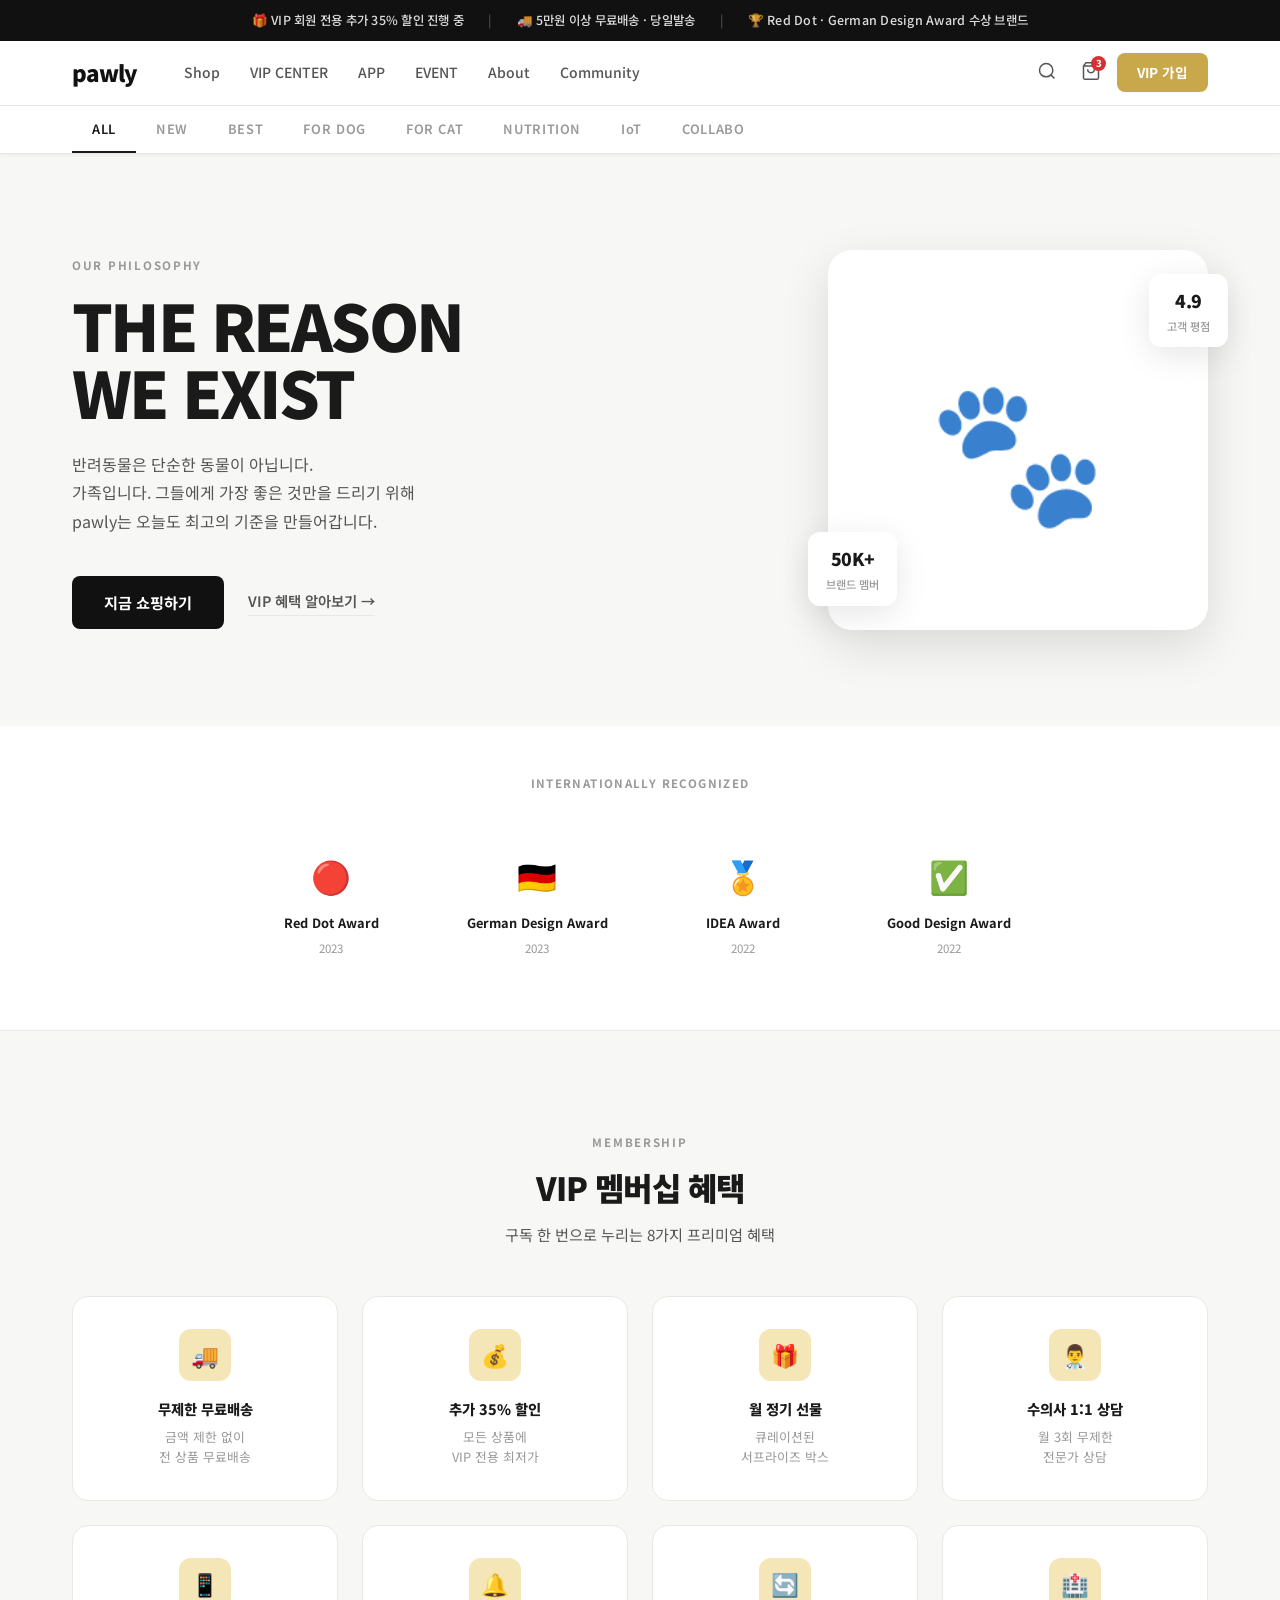
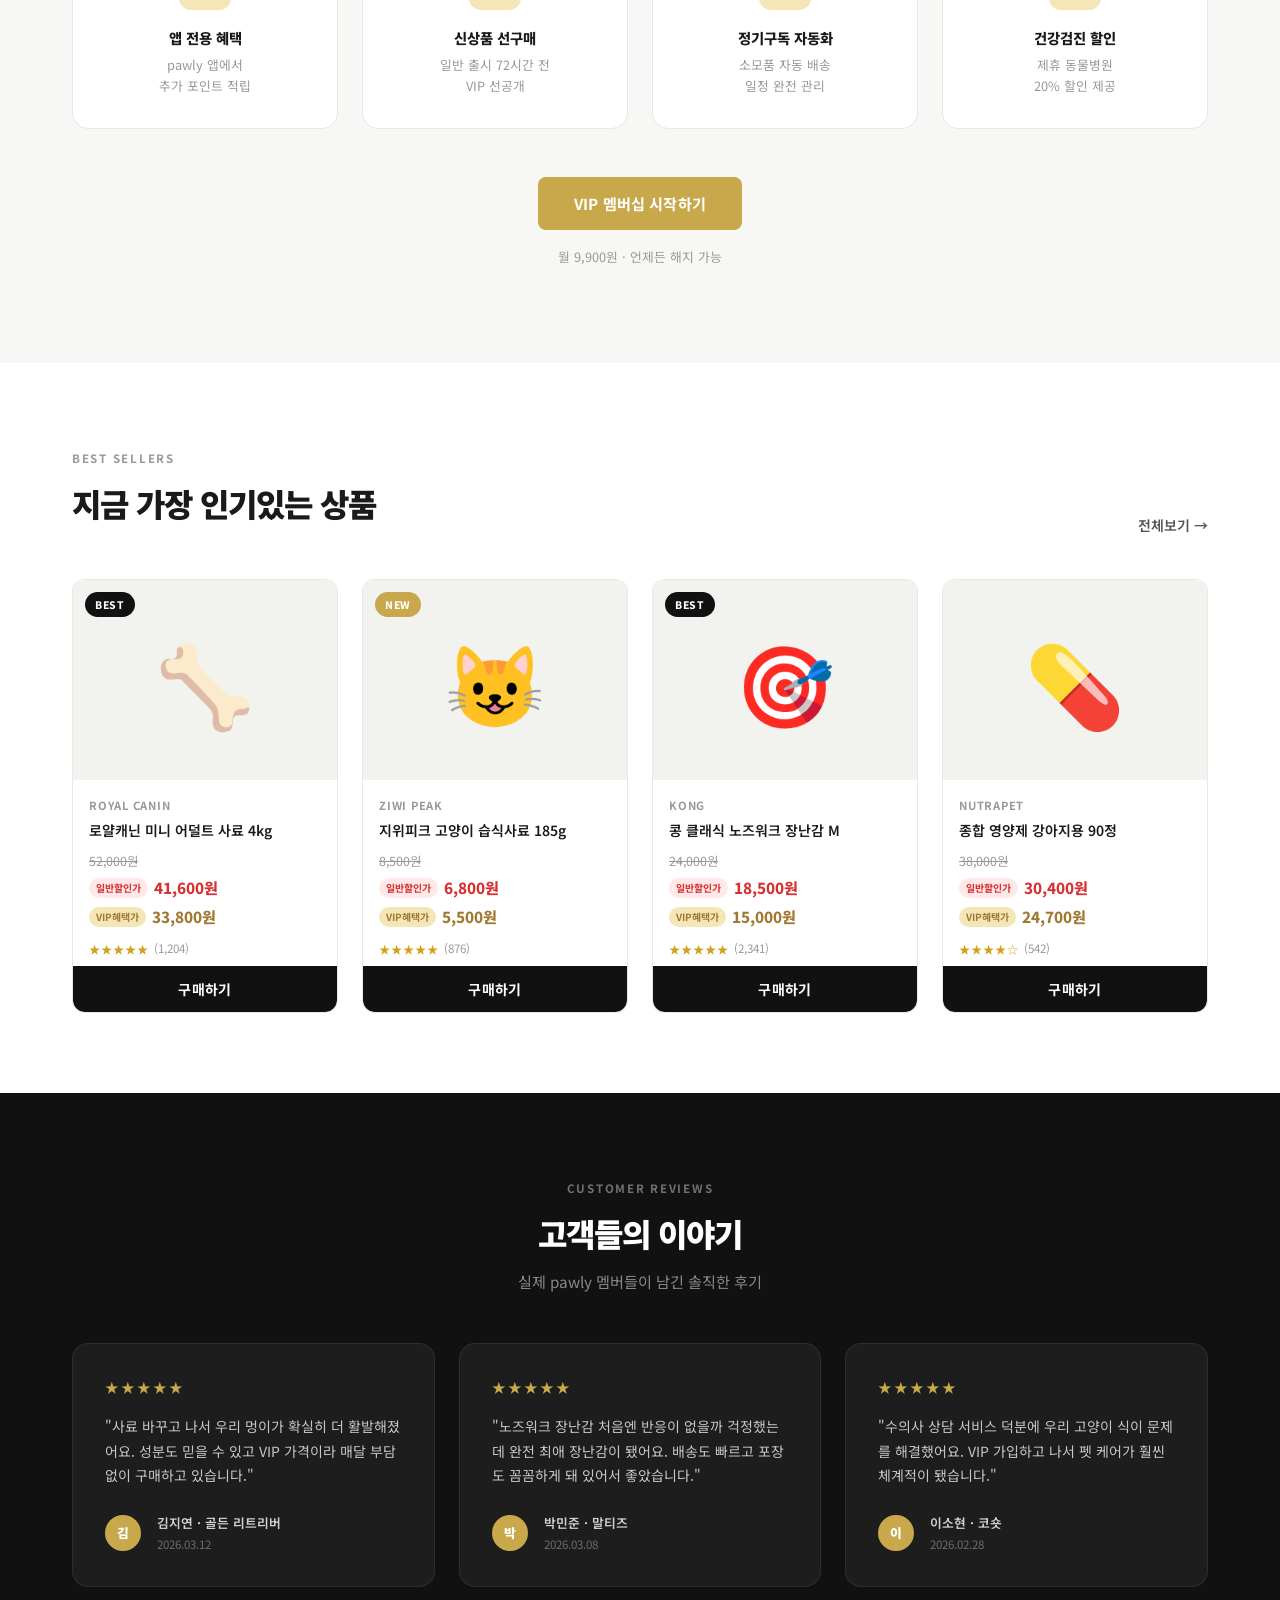
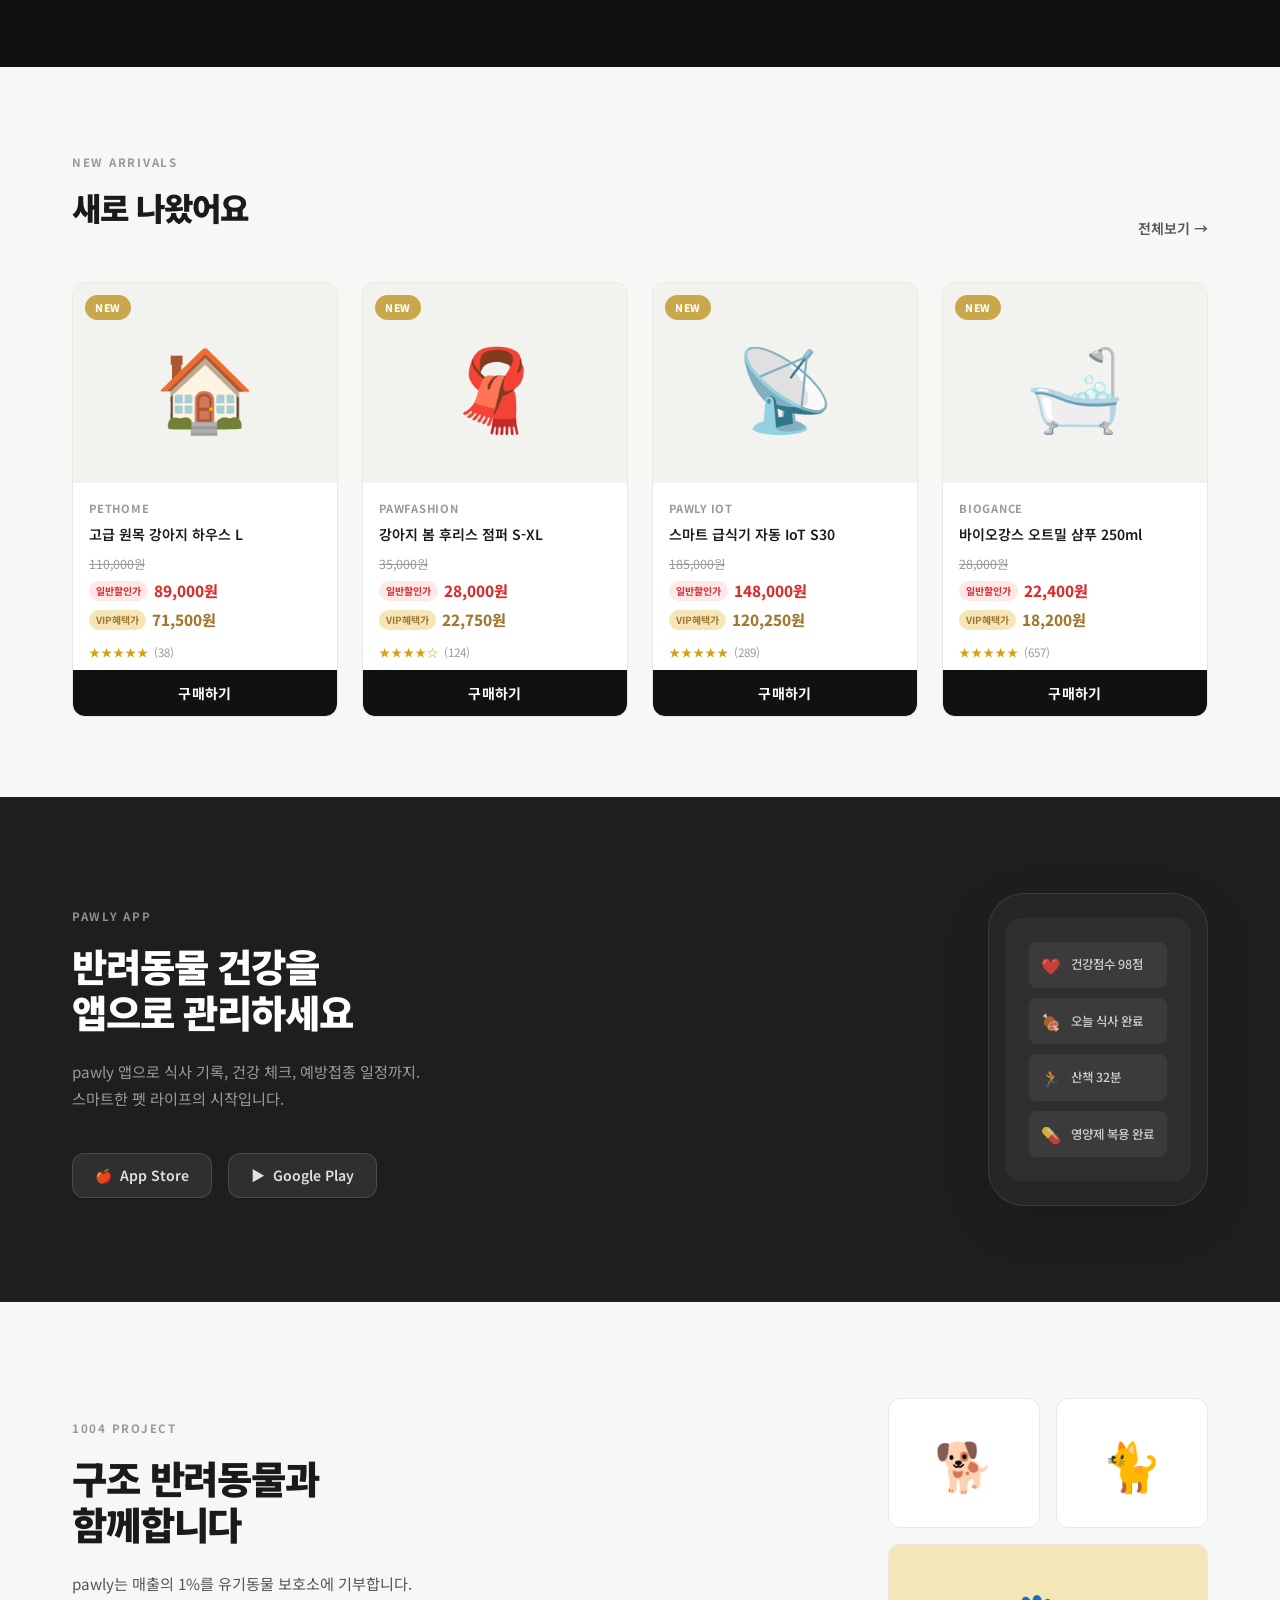
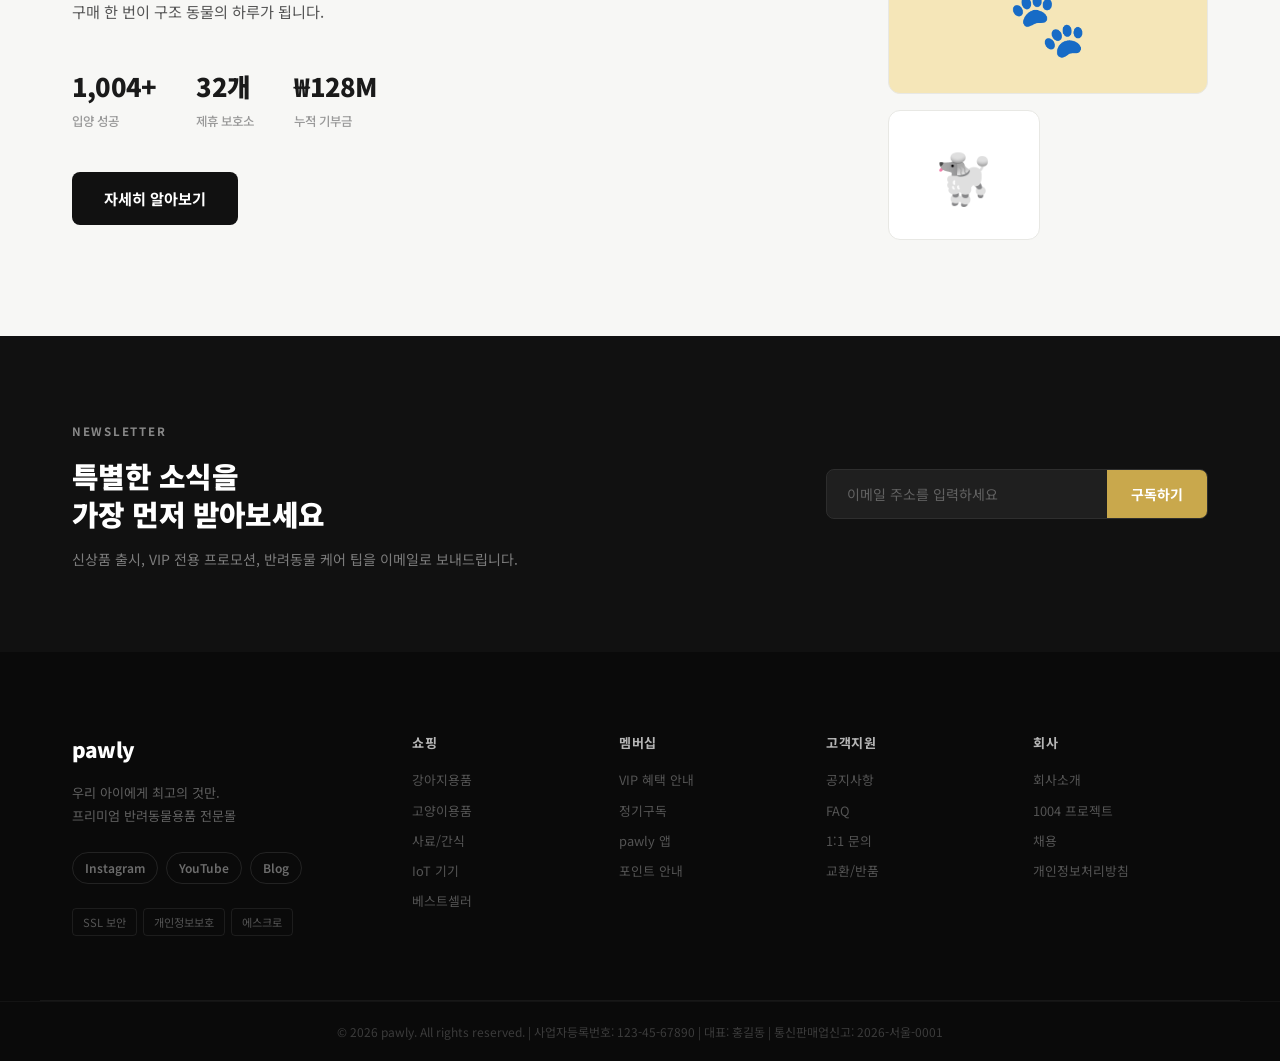
<file: index-v2.html>
<!DOCTYPE html>
<html lang="ko">
<head>
  <meta charset="UTF-8" />
  <meta name="viewport" content="width=device-width, initial-scale=1.0" />
  <title>pawly V2 - 프리미엄 반려동물용품</title>
  <link rel="stylesheet" href="style-v2.css" />
  <link href="https://fonts.googleapis.com/css2?family=Noto+Sans+KR:wght@400;500;600;700;900&display=swap" rel="stylesheet" />
</head>
<body>

  <!-- ① 프로모션 배너 스트립 -->
  <div class="promo-strip">
    <div class="promo-strip-inner">
      <span class="promo-strip-item">🎁 VIP 회원 전용 추가 35% 할인 진행 중</span>
      <span class="promo-strip-divider">|</span>
      <span class="promo-strip-item">🚚 5만원 이상 무료배송 · 당일발송</span>
      <span class="promo-strip-divider">|</span>
      <span class="promo-strip-item">🏆 Red Dot · German Design Award 수상 브랜드</span>
    </div>
  </div>

  <!-- ② 헤더 / 내비게이션 -->
  <header class="header">
    <div class="container header-inner">
      <a href="#" class="logo">pawly</a>
      <nav class="nav">
        <a href="#" class="nav-link">Shop</a>
        <a href="#" class="nav-link">VIP CENTER</a>
        <a href="#" class="nav-link">APP</a>
        <a href="#" class="nav-link">EVENT</a>
        <a href="#" class="nav-link">About</a>
        <a href="#" class="nav-link">Community</a>
      </nav>
      <div class="header-actions">
        <button class="icon-btn" aria-label="검색">
          <svg width="20" height="20" fill="none" stroke="currentColor" stroke-width="1.8" viewBox="0 0 24 24">
            <circle cx="11" cy="11" r="8"/><path d="m21 21-4.35-4.35"/>
          </svg>
        </button>
        <button class="icon-btn" aria-label="장바구니">
          <svg width="20" height="20" fill="none" stroke="currentColor" stroke-width="1.8" viewBox="0 0 24 24">
            <path d="M6 2 3 6v14a2 2 0 0 0 2 2h14a2 2 0 0 0 2-2V6l-3-4z"/><line x1="3" y1="6" x2="21" y2="6"/><path d="M16 10a4 4 0 0 1-8 0"/>
          </svg>
          <span class="cart-badge">3</span>
        </button>
        <a href="#" class="btn-vip">VIP 가입</a>
      </div>
    </div>

    <!-- 카테고리 탭 -->
    <div class="cat-tabs-wrap">
      <div class="container">
        <div class="cat-tabs">
          <a href="#" class="cat-tab active">ALL</a>
          <a href="#" class="cat-tab">NEW</a>
          <a href="#" class="cat-tab">BEST</a>
          <a href="#" class="cat-tab">FOR DOG</a>
          <a href="#" class="cat-tab">FOR CAT</a>
          <a href="#" class="cat-tab">NUTRITION</a>
          <a href="#" class="cat-tab">IoT</a>
          <a href="#" class="cat-tab">COLLABO</a>
        </div>
      </div>
    </div>
  </header>

  <!-- ③ 히어로 - 브랜드 철학 -->
  <section class="hero">
    <div class="container hero-inner">
      <div class="hero-text">
        <span class="section-label">OUR PHILOSOPHY</span>
        <h1 class="hero-title">THE REASON<br/>WE EXIST</h1>
        <p class="hero-desc">
          반려동물은 단순한 동물이 아닙니다.<br/>
          가족입니다. 그들에게 가장 좋은 것만을 드리기 위해<br/>
          pawly는 오늘도 최고의 기준을 만들어갑니다.
        </p>
        <div class="hero-ctas">
          <a href="#" class="btn-dark">지금 쇼핑하기</a>
          <a href="#" class="btn-text-link">VIP 혜택 알아보기 →</a>
        </div>
      </div>
      <div class="hero-visual">
        <div class="hero-img-card">
          <div class="hero-pet-icon">🐾</div>
          <div class="hero-stat-badge top-right">
            <span class="stat-num">4.9</span>
            <span class="stat-label">고객 평점</span>
          </div>
          <div class="hero-stat-badge bottom-left">
            <span class="stat-num">50K+</span>
            <span class="stat-label">브랜드 멤버</span>
          </div>
        </div>
      </div>
    </div>
  </section>

  <!-- ④ 디자인 어워드 -->
  <section class="awards">
    <div class="container">
      <p class="awards-label">INTERNATIONALLY RECOGNIZED</p>
      <div class="awards-grid">
        <div class="award-item">
          <div class="award-icon">🔴</div>
          <span class="award-name">Red Dot Award</span>
          <span class="award-year">2023</span>
        </div>
        <div class="award-item">
          <div class="award-icon">🇩🇪</div>
          <span class="award-name">German Design Award</span>
          <span class="award-year">2023</span>
        </div>
        <div class="award-item">
          <div class="award-icon">🏅</div>
          <span class="award-name">IDEA Award</span>
          <span class="award-year">2022</span>
        </div>
        <div class="award-item">
          <div class="award-icon">✅</div>
          <span class="award-name">Good Design Award</span>
          <span class="award-year">2022</span>
        </div>
      </div>
    </div>
  </section>

  <!-- ⑤ VIP 혜택 -->
  <section class="vip-benefits">
    <div class="container">
      <div class="section-header-centered">
        <span class="section-label">MEMBERSHIP</span>
        <h2 class="section-title">VIP 멤버십 혜택</h2>
        <p class="section-desc">구독 한 번으로 누리는 8가지 프리미엄 혜택</p>
      </div>
      <div class="benefits-grid">
        <div class="benefit-card">
          <div class="benefit-icon-wrap">
            <span>🚚</span>
          </div>
          <h4>무제한 무료배송</h4>
          <p>금액 제한 없이<br/>전 상품 무료배송</p>
        </div>
        <div class="benefit-card">
          <div class="benefit-icon-wrap">
            <span>💰</span>
          </div>
          <h4>추가 35% 할인</h4>
          <p>모든 상품에<br/>VIP 전용 최저가</p>
        </div>
        <div class="benefit-card">
          <div class="benefit-icon-wrap">
            <span>🎁</span>
          </div>
          <h4>월 정기 선물</h4>
          <p>큐레이션된<br/>서프라이즈 박스</p>
        </div>
        <div class="benefit-card">
          <div class="benefit-icon-wrap">
            <span>👨‍⚕️</span>
          </div>
          <h4>수의사 1:1 상담</h4>
          <p>월 3회 무제한<br/>전문가 상담</p>
        </div>
        <div class="benefit-card">
          <div class="benefit-icon-wrap">
            <span>📱</span>
          </div>
          <h4>앱 전용 혜택</h4>
          <p>pawly 앱에서<br/>추가 포인트 적립</p>
        </div>
        <div class="benefit-card">
          <div class="benefit-icon-wrap">
            <span>🔔</span>
          </div>
          <h4>신상품 선구매</h4>
          <p>일반 출시 72시간 전<br/>VIP 선공개</p>
        </div>
        <div class="benefit-card">
          <div class="benefit-icon-wrap">
            <span>🔄</span>
          </div>
          <h4>정기구독 자동화</h4>
          <p>소모품 자동 배송<br/>일정 완전 관리</p>
        </div>
        <div class="benefit-card">
          <div class="benefit-icon-wrap">
            <span>🏥</span>
          </div>
          <h4>건강검진 할인</h4>
          <p>제휴 동물병원<br/>20% 할인 제공</p>
        </div>
      </div>
      <div class="vip-cta-wrap">
        <a href="#" class="btn-gold">VIP 멤버십 시작하기</a>
        <span class="vip-cta-sub">월 9,900원 · 언제든 해지 가능</span>
      </div>
    </div>
  </section>

  <!-- ⑥ 베스트셀러 (3단계 가격) -->
  <section class="products-section">
    <div class="container">
      <div class="section-header-flex">
        <div>
          <span class="section-label">BEST SELLERS</span>
          <h2 class="section-title">지금 가장 인기있는 상품</h2>
        </div>
        <a href="#" class="view-all-link">전체보기 →</a>
      </div>
      <div class="product-grid">

        <div class="product-card">
          <div class="product-img-wrap">
            <div class="product-img-bg">
              <span class="product-emoji">🦴</span>
            </div>
            <span class="product-badge badge-best">BEST</span>
          </div>
          <div class="product-info">
            <span class="brand-label">Royal Canin</span>
            <h3 class="product-name">로얄캐닌 미니 어덜트 사료 4kg</h3>
            <div class="price-stack">
              <span class="price-original">52,000원</span>
              <div class="price-row">
                <span class="price-badge badge-sale-sm">일반할인가</span>
                <span class="price-sale">41,600원</span>
              </div>
              <div class="price-row">
                <span class="price-badge badge-vip-sm">VIP혜택가</span>
                <span class="price-vip">33,800원</span>
              </div>
            </div>
            <div class="product-meta">
              <span class="stars">★★★★★</span>
              <span class="review-count">(1,204)</span>
            </div>
          </div>
          <button class="btn-cart-v2">구매하기</button>
        </div>

        <div class="product-card">
          <div class="product-img-wrap">
            <div class="product-img-bg">
              <span class="product-emoji">😺</span>
            </div>
            <span class="product-badge badge-new">NEW</span>
          </div>
          <div class="product-info">
            <span class="brand-label">Ziwi Peak</span>
            <h3 class="product-name">지위피크 고양이 습식사료 185g</h3>
            <div class="price-stack">
              <span class="price-original">8,500원</span>
              <div class="price-row">
                <span class="price-badge badge-sale-sm">일반할인가</span>
                <span class="price-sale">6,800원</span>
              </div>
              <div class="price-row">
                <span class="price-badge badge-vip-sm">VIP혜택가</span>
                <span class="price-vip">5,500원</span>
              </div>
            </div>
            <div class="product-meta">
              <span class="stars">★★★★★</span>
              <span class="review-count">(876)</span>
            </div>
          </div>
          <button class="btn-cart-v2">구매하기</button>
        </div>

        <div class="product-card">
          <div class="product-img-wrap">
            <div class="product-img-bg">
              <span class="product-emoji">🎯</span>
            </div>
            <span class="product-badge badge-best">BEST</span>
          </div>
          <div class="product-info">
            <span class="brand-label">Kong</span>
            <h3 class="product-name">콩 클래식 노즈워크 장난감 M</h3>
            <div class="price-stack">
              <span class="price-original">24,000원</span>
              <div class="price-row">
                <span class="price-badge badge-sale-sm">일반할인가</span>
                <span class="price-sale">18,500원</span>
              </div>
              <div class="price-row">
                <span class="price-badge badge-vip-sm">VIP혜택가</span>
                <span class="price-vip">15,000원</span>
              </div>
            </div>
            <div class="product-meta">
              <span class="stars">★★★★★</span>
              <span class="review-count">(2,341)</span>
            </div>
          </div>
          <button class="btn-cart-v2">구매하기</button>
        </div>

        <div class="product-card">
          <div class="product-img-wrap">
            <div class="product-img-bg">
              <span class="product-emoji">💊</span>
            </div>
          </div>
          <div class="product-info">
            <span class="brand-label">NutraPet</span>
            <h3 class="product-name">종합 영양제 강아지용 90정</h3>
            <div class="price-stack">
              <span class="price-original">38,000원</span>
              <div class="price-row">
                <span class="price-badge badge-sale-sm">일반할인가</span>
                <span class="price-sale">30,400원</span>
              </div>
              <div class="price-row">
                <span class="price-badge badge-vip-sm">VIP혜택가</span>
                <span class="price-vip">24,700원</span>
              </div>
            </div>
            <div class="product-meta">
              <span class="stars">★★★★☆</span>
              <span class="review-count">(542)</span>
            </div>
          </div>
          <button class="btn-cart-v2">구매하기</button>
        </div>

      </div>
    </div>
  </section>

  <!-- ⑦ 고객 리뷰 -->
  <section class="reviews-section">
    <div class="container">
      <div class="section-header-centered">
        <span class="section-label">CUSTOMER REVIEWS</span>
        <h2 class="section-title">고객들의 이야기</h2>
        <p class="section-desc">실제 pawly 멤버들이 남긴 솔직한 후기</p>
      </div>
      <div class="reviews-grid">
        <div class="review-card">
          <div class="review-stars">★★★★★</div>
          <p class="review-text">"사료 바꾸고 나서 우리 멍이가 확실히 더 활발해졌어요. 성분도 믿을 수 있고 VIP 가격이라 매달 부담 없이 구매하고 있습니다."</p>
          <div class="reviewer">
            <div class="reviewer-avatar">김</div>
            <div>
              <span class="reviewer-name">김지연 · 골든 리트리버</span>
              <span class="reviewer-date">2026.03.12</span>
            </div>
          </div>
        </div>
        <div class="review-card">
          <div class="review-stars">★★★★★</div>
          <p class="review-text">"노즈워크 장난감 처음엔 반응이 없을까 걱정했는데 완전 최애 장난감이 됐어요. 배송도 빠르고 포장도 꼼꼼하게 돼 있어서 좋았습니다."</p>
          <div class="reviewer">
            <div class="reviewer-avatar">박</div>
            <div>
              <span class="reviewer-name">박민준 · 말티즈</span>
              <span class="reviewer-date">2026.03.08</span>
            </div>
          </div>
        </div>
        <div class="review-card">
          <div class="review-stars">★★★★★</div>
          <p class="review-text">"수의사 상담 서비스 덕분에 우리 고양이 식이 문제를 해결했어요. VIP 가입하고 나서 펫 케어가 훨씬 체계적이 됐습니다."</p>
          <div class="reviewer">
            <div class="reviewer-avatar">이</div>
            <div>
              <span class="reviewer-name">이소현 · 코숏</span>
              <span class="reviewer-date">2026.02.28</span>
            </div>
          </div>
        </div>
      </div>
    </div>
  </section>

  <!-- ⑧ 신상품 -->
  <section class="products-section bg-light">
    <div class="container">
      <div class="section-header-flex">
        <div>
          <span class="section-label">NEW ARRIVALS</span>
          <h2 class="section-title">새로 나왔어요</h2>
        </div>
        <a href="#" class="view-all-link">전체보기 →</a>
      </div>
      <div class="product-grid">

        <div class="product-card">
          <div class="product-img-wrap">
            <div class="product-img-bg">
              <span class="product-emoji">🏠</span>
            </div>
            <span class="product-badge badge-new">NEW</span>
          </div>
          <div class="product-info">
            <span class="brand-label">PetHome</span>
            <h3 class="product-name">고급 원목 강아지 하우스 L</h3>
            <div class="price-stack">
              <span class="price-original">110,000원</span>
              <div class="price-row">
                <span class="price-badge badge-sale-sm">일반할인가</span>
                <span class="price-sale">89,000원</span>
              </div>
              <div class="price-row">
                <span class="price-badge badge-vip-sm">VIP혜택가</span>
                <span class="price-vip">71,500원</span>
              </div>
            </div>
            <div class="product-meta">
              <span class="stars">★★★★★</span>
              <span class="review-count">(38)</span>
            </div>
          </div>
          <button class="btn-cart-v2">구매하기</button>
        </div>

        <div class="product-card">
          <div class="product-img-wrap">
            <div class="product-img-bg">
              <span class="product-emoji">🧣</span>
            </div>
            <span class="product-badge badge-new">NEW</span>
          </div>
          <div class="product-info">
            <span class="brand-label">PawFashion</span>
            <h3 class="product-name">강아지 봄 후리스 점퍼 S-XL</h3>
            <div class="price-stack">
              <span class="price-original">35,000원</span>
              <div class="price-row">
                <span class="price-badge badge-sale-sm">일반할인가</span>
                <span class="price-sale">28,000원</span>
              </div>
              <div class="price-row">
                <span class="price-badge badge-vip-sm">VIP혜택가</span>
                <span class="price-vip">22,750원</span>
              </div>
            </div>
            <div class="product-meta">
              <span class="stars">★★★★☆</span>
              <span class="review-count">(124)</span>
            </div>
          </div>
          <button class="btn-cart-v2">구매하기</button>
        </div>

        <div class="product-card">
          <div class="product-img-wrap">
            <div class="product-img-bg">
              <span class="product-emoji">📡</span>
            </div>
            <span class="product-badge badge-new">NEW</span>
          </div>
          <div class="product-info">
            <span class="brand-label">pawly IoT</span>
            <h3 class="product-name">스마트 급식기 자동 IoT S30</h3>
            <div class="price-stack">
              <span class="price-original">185,000원</span>
              <div class="price-row">
                <span class="price-badge badge-sale-sm">일반할인가</span>
                <span class="price-sale">148,000원</span>
              </div>
              <div class="price-row">
                <span class="price-badge badge-vip-sm">VIP혜택가</span>
                <span class="price-vip">120,250원</span>
              </div>
            </div>
            <div class="product-meta">
              <span class="stars">★★★★★</span>
              <span class="review-count">(289)</span>
            </div>
          </div>
          <button class="btn-cart-v2">구매하기</button>
        </div>

        <div class="product-card">
          <div class="product-img-wrap">
            <div class="product-img-bg">
              <span class="product-emoji">🛁</span>
            </div>
            <span class="product-badge badge-new">NEW</span>
          </div>
          <div class="product-info">
            <span class="brand-label">Biogance</span>
            <h3 class="product-name">바이오강스 오트밀 샴푸 250ml</h3>
            <div class="price-stack">
              <span class="price-original">28,000원</span>
              <div class="price-row">
                <span class="price-badge badge-sale-sm">일반할인가</span>
                <span class="price-sale">22,400원</span>
              </div>
              <div class="price-row">
                <span class="price-badge badge-vip-sm">VIP혜택가</span>
                <span class="price-vip">18,200원</span>
              </div>
            </div>
            <div class="product-meta">
              <span class="stars">★★★★★</span>
              <span class="review-count">(657)</span>
            </div>
          </div>
          <button class="btn-cart-v2">구매하기</button>
        </div>

      </div>
    </div>
  </section>

  <!-- ⑨ 앱 프로모션 -->
  <section class="app-promo">
    <div class="container app-promo-inner">
      <div class="app-promo-text">
        <span class="section-label light">PAWLY APP</span>
        <h2>반려동물 건강을<br/>앱으로 관리하세요</h2>
        <p>pawly 앱으로 식사 기록, 건강 체크, 예방접종 일정까지.<br/>스마트한 펫 라이프의 시작입니다.</p>
        <div class="app-badges">
          <a href="#" class="app-badge">
            <span>🍎</span> App Store
          </a>
          <a href="#" class="app-badge">
            <span>▶</span> Google Play
          </a>
        </div>
      </div>
      <div class="app-promo-visual">
        <div class="phone-mockup">
          <div class="phone-screen">
            <div class="app-screen-content">
              <div class="app-stat">
                <span class="app-stat-icon">❤️</span>
                <span>건강점수 98점</span>
              </div>
              <div class="app-stat">
                <span class="app-stat-icon">🍖</span>
                <span>오늘 식사 완료</span>
              </div>
              <div class="app-stat">
                <span class="app-stat-icon">🏃</span>
                <span>산책 32분</span>
              </div>
              <div class="app-stat">
                <span class="app-stat-icon">💊</span>
                <span>영양제 복용 완료</span>
              </div>
            </div>
          </div>
        </div>
      </div>
    </div>
  </section>

  <!-- ⑩ CSR - 1004 프로젝트 -->
  <section class="csr-section">
    <div class="container csr-inner">
      <div class="csr-text">
        <span class="section-label">1004 PROJECT</span>
        <h2>구조 반려동물과<br/>함께합니다</h2>
        <p>pawly는 매출의 1%를 유기동물 보호소에 기부합니다.<br/>구매 한 번이 구조 동물의 하루가 됩니다.</p>
        <div class="csr-stats">
          <div class="csr-stat">
            <span class="csr-stat-num">1,004+</span>
            <span class="csr-stat-label">입양 성공</span>
          </div>
          <div class="csr-stat">
            <span class="csr-stat-num">32개</span>
            <span class="csr-stat-label">제휴 보호소</span>
          </div>
          <div class="csr-stat">
            <span class="csr-stat-num">₩128M</span>
            <span class="csr-stat-label">누적 기부금</span>
          </div>
        </div>
        <a href="#" class="btn-dark">자세히 알아보기</a>
      </div>
      <div class="csr-visual">
        <div class="csr-img-grid">
          <div class="csr-img-card">🐕</div>
          <div class="csr-img-card">🐈</div>
          <div class="csr-img-card large">🐾</div>
          <div class="csr-img-card">🐩</div>
        </div>
      </div>
    </div>
  </section>

  <!-- ⑪ 뉴스레터 -->
  <section class="newsletter">
    <div class="container newsletter-inner">
      <div class="newsletter-text">
        <span class="section-label light">NEWSLETTER</span>
        <h2>특별한 소식을<br/>가장 먼저 받아보세요</h2>
        <p>신상품 출시, VIP 전용 프로모션, 반려동물 케어 팁을 이메일로 보내드립니다.</p>
      </div>
      <form class="newsletter-form" onsubmit="return false;">
        <input type="email" placeholder="이메일 주소를 입력하세요" />
        <button type="submit">구독하기</button>
      </form>
    </div>
  </section>

  <!-- ⑫ 푸터 -->
  <footer class="footer">
    <div class="container footer-inner">
      <div class="footer-brand">
        <a href="#" class="footer-logo">pawly</a>
        <p>우리 아이에게 최고의 것만.<br/>프리미엄 반려동물용품 전문몰</p>
        <div class="social-links">
          <a href="#" class="social-link">Instagram</a>
          <a href="#" class="social-link">YouTube</a>
          <a href="#" class="social-link">Blog</a>
        </div>
        <div class="cert-badges">
          <span class="cert-badge">SSL 보안</span>
          <span class="cert-badge">개인정보보호</span>
          <span class="cert-badge">에스크로</span>
        </div>
      </div>
      <div class="footer-links">
        <div class="footer-col">
          <h5>쇼핑</h5>
          <a href="#">강아지용품</a>
          <a href="#">고양이용품</a>
          <a href="#">사료/간식</a>
          <a href="#">IoT 기기</a>
          <a href="#">베스트셀러</a>
        </div>
        <div class="footer-col">
          <h5>멤버십</h5>
          <a href="#">VIP 혜택 안내</a>
          <a href="#">정기구독</a>
          <a href="#">pawly 앱</a>
          <a href="#">포인트 안내</a>
        </div>
        <div class="footer-col">
          <h5>고객지원</h5>
          <a href="#">공지사항</a>
          <a href="#">FAQ</a>
          <a href="#">1:1 문의</a>
          <a href="#">교환/반품</a>
        </div>
        <div class="footer-col">
          <h5>회사</h5>
          <a href="#">회사소개</a>
          <a href="#">1004 프로젝트</a>
          <a href="#">채용</a>
          <a href="#">개인정보처리방침</a>
        </div>
      </div>
    </div>
    <div class="footer-bottom">
      <div class="container">
        <p>© 2026 pawly. All rights reserved. | 사업자등록번호: 123-45-67890 | 대표: 홍길동 | 통신판매업신고: 2026-서울-0001</p>
      </div>
    </div>
  </footer>

</body>
</html>
</file>
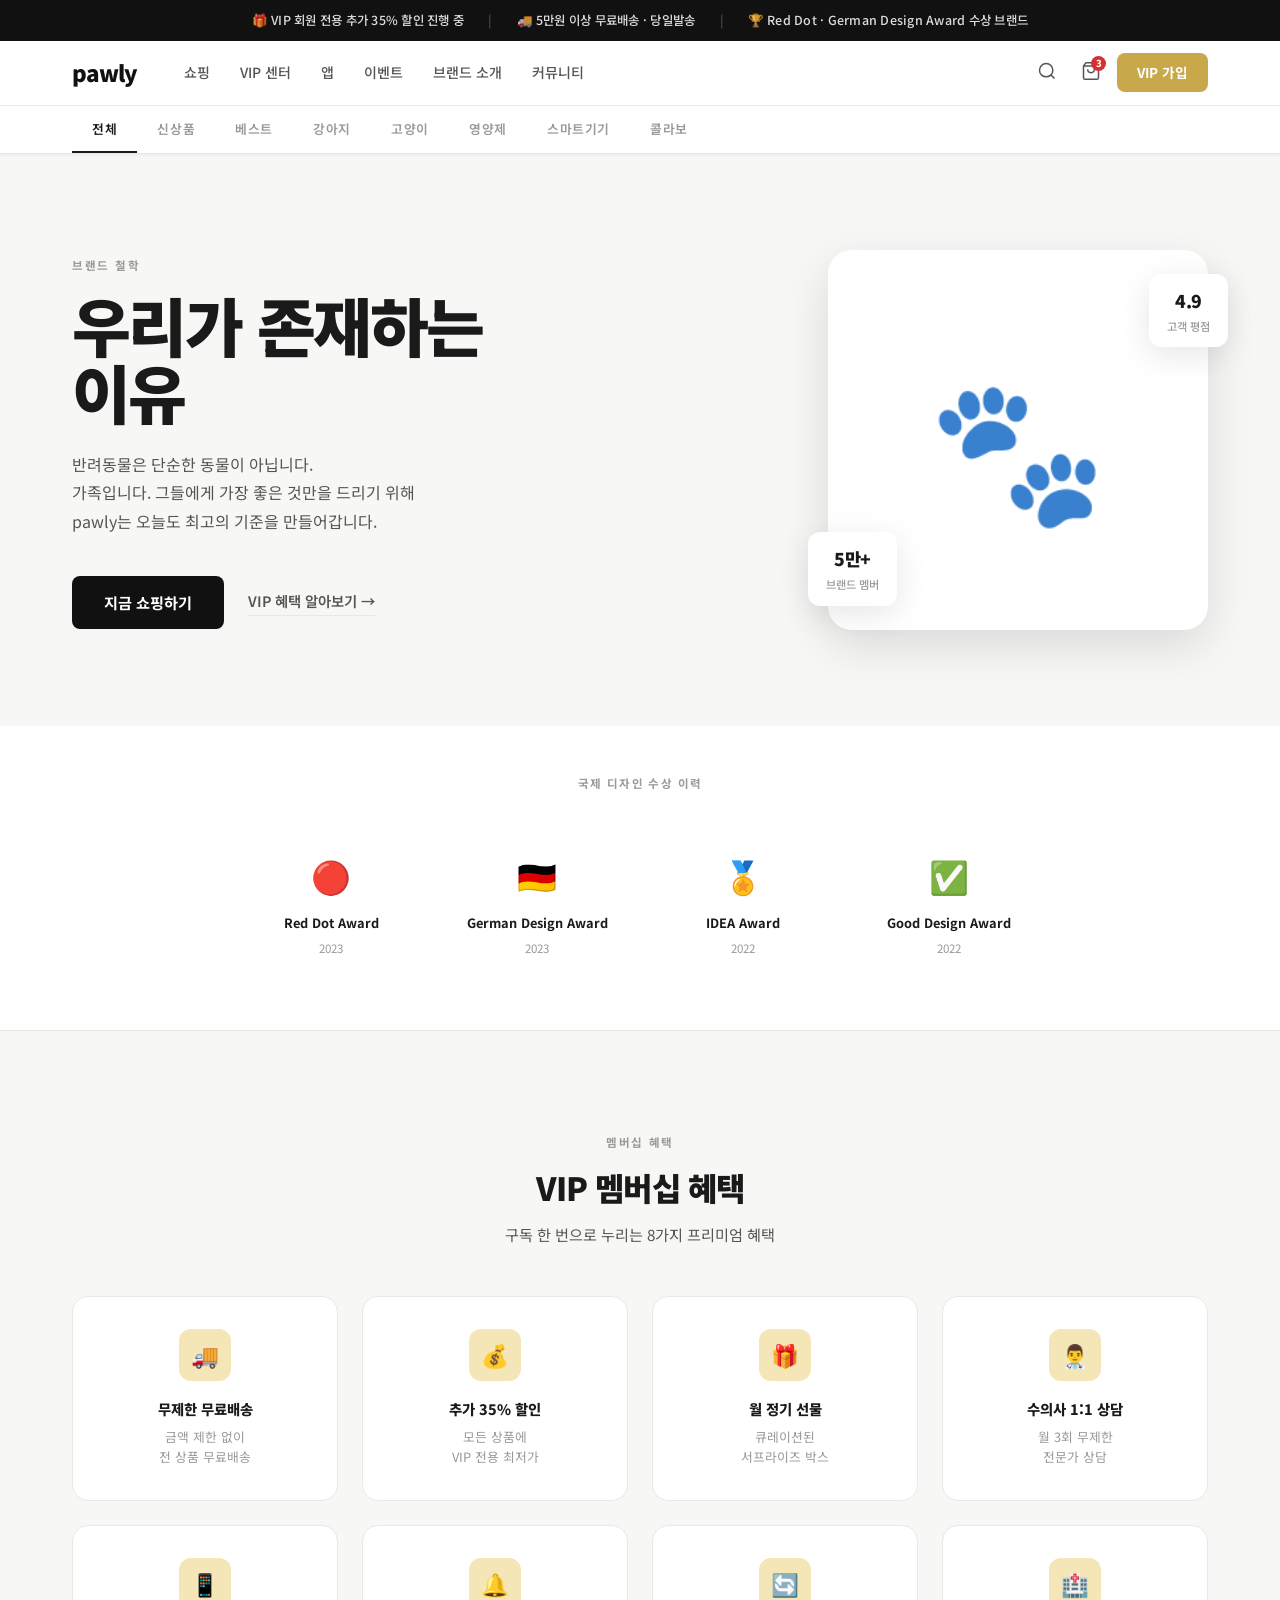
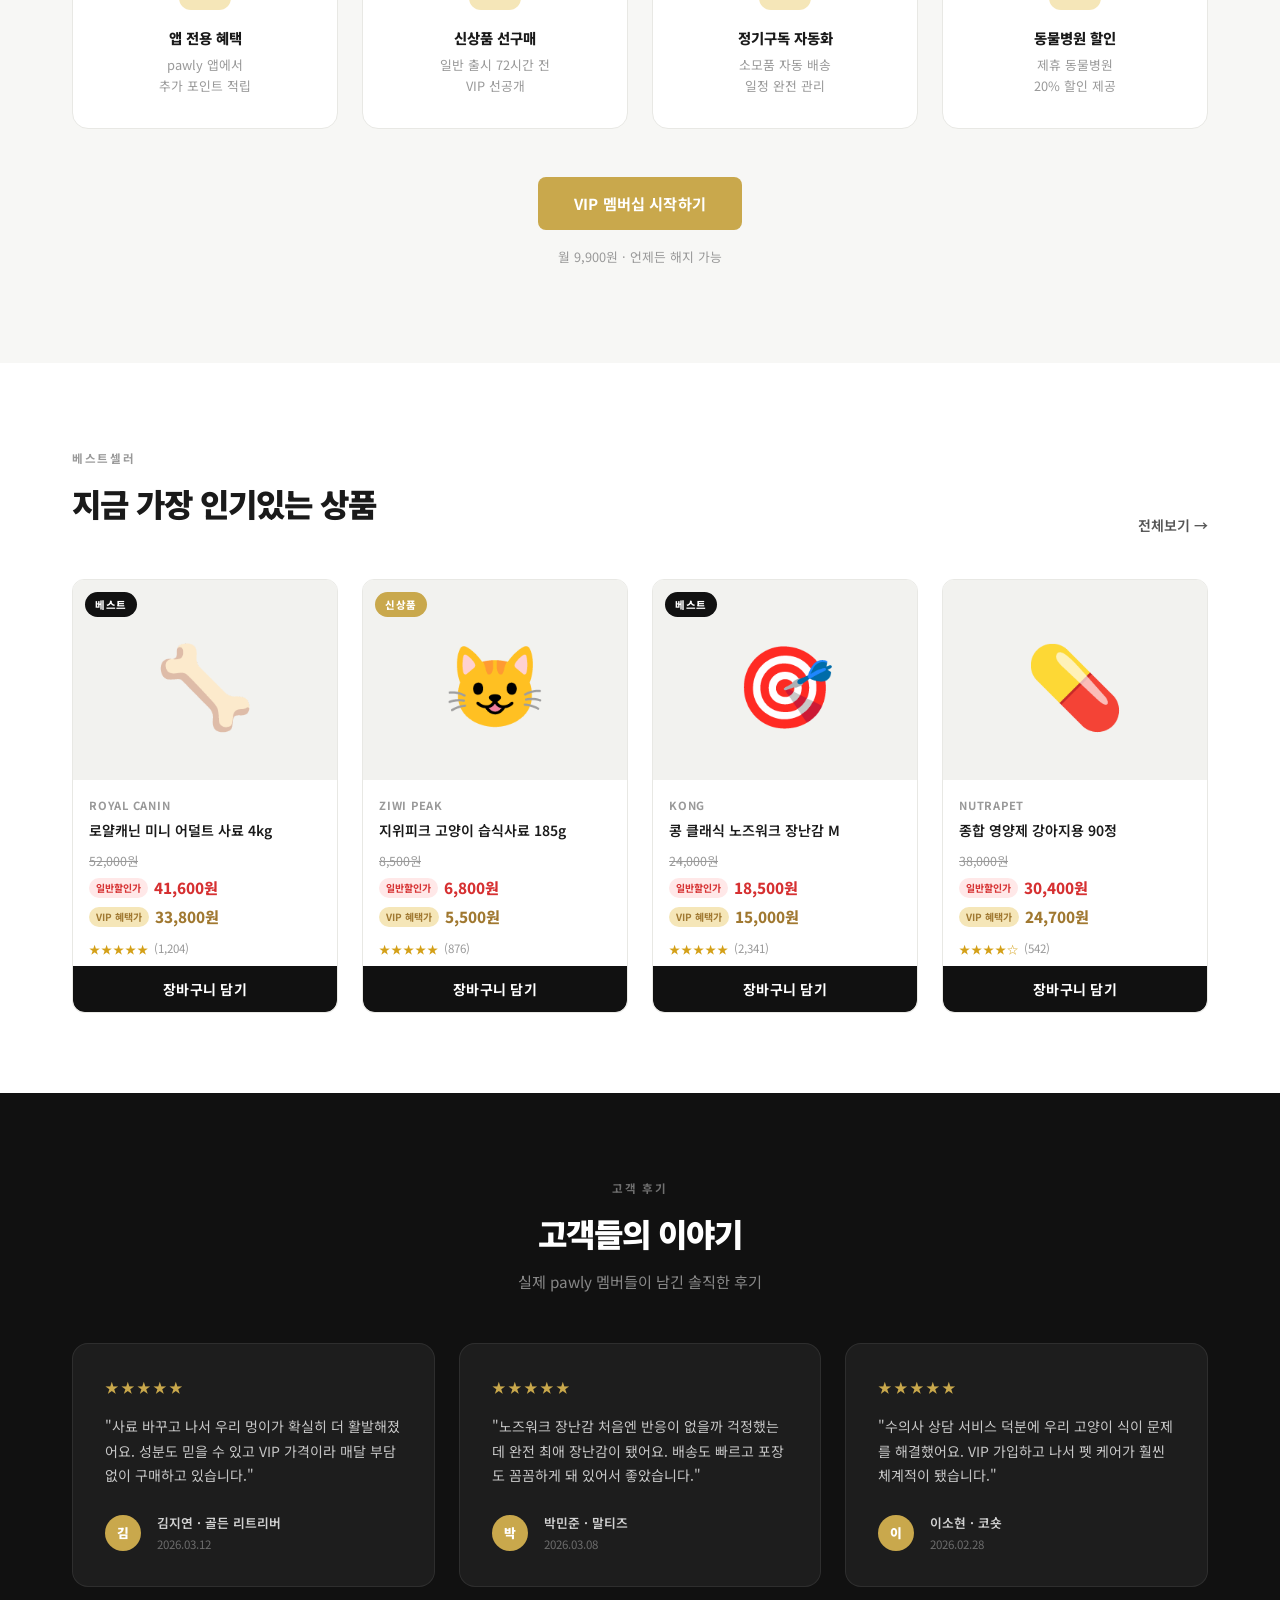
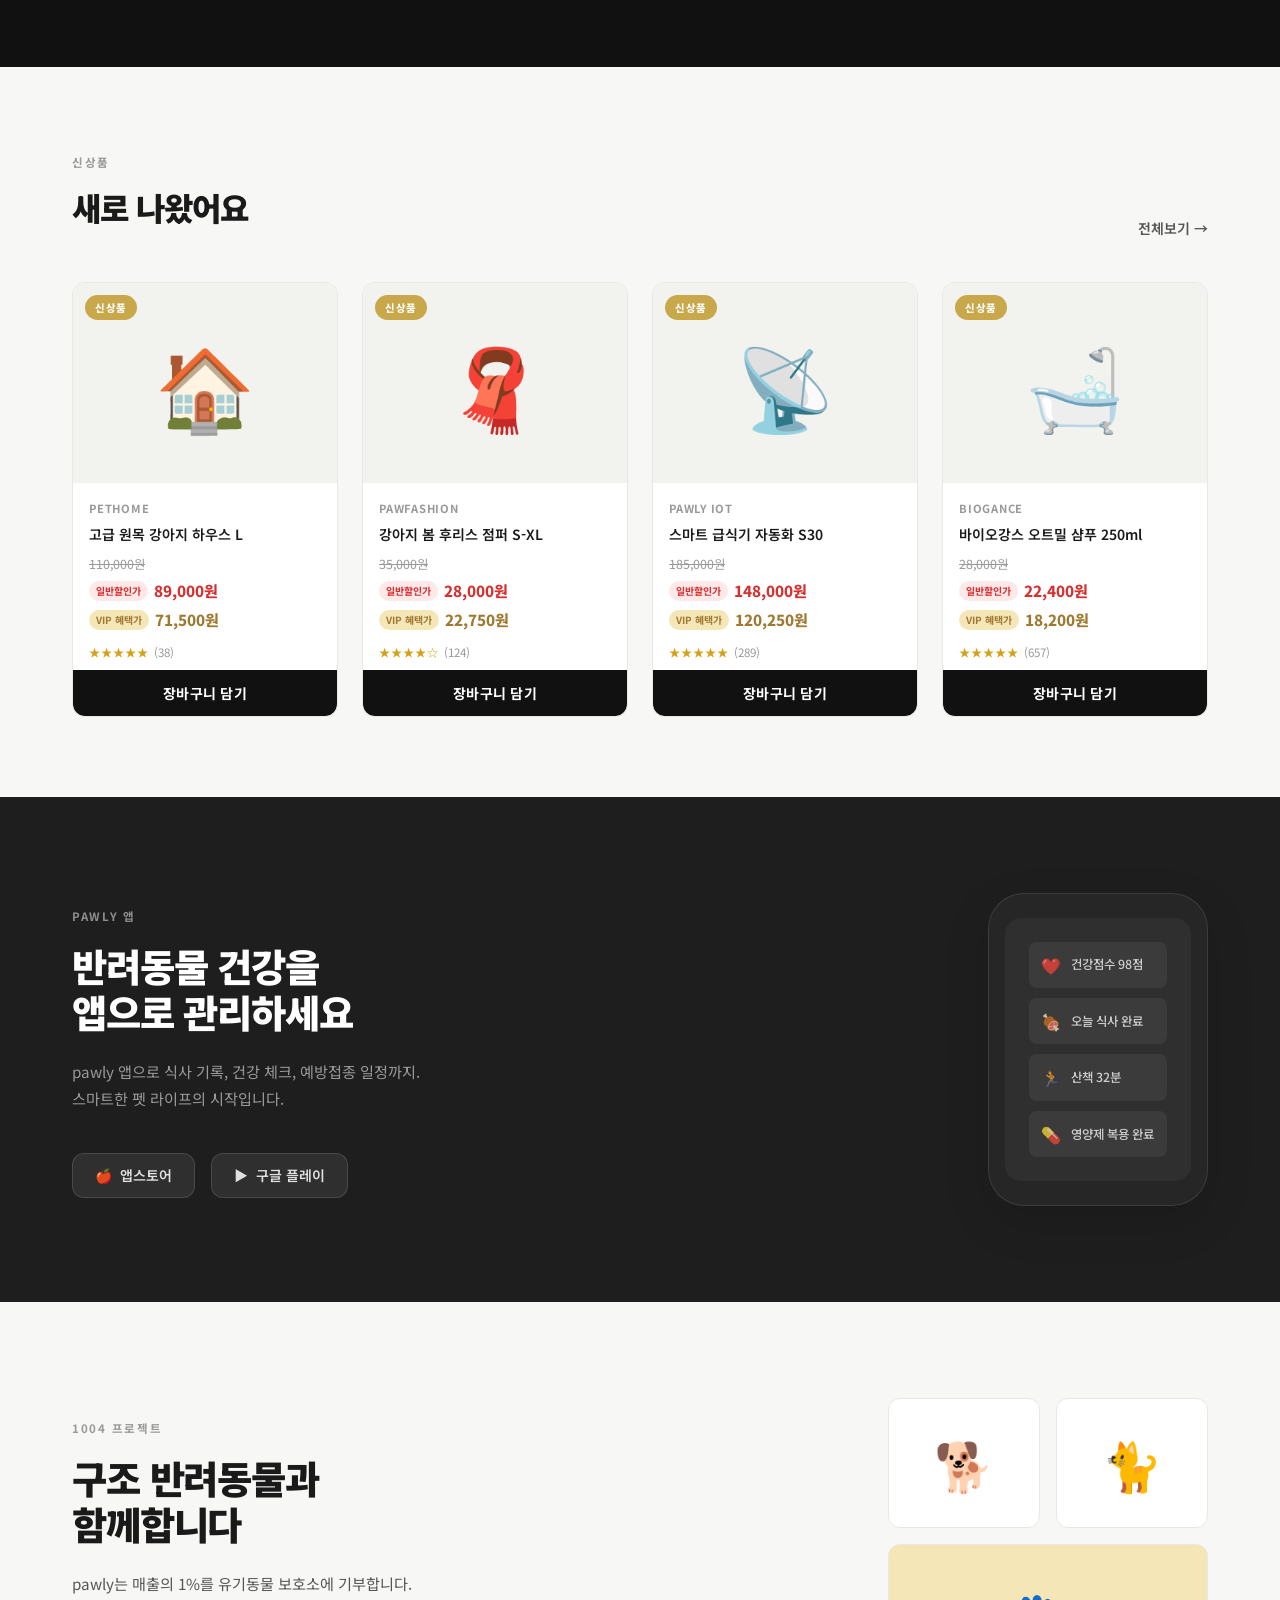
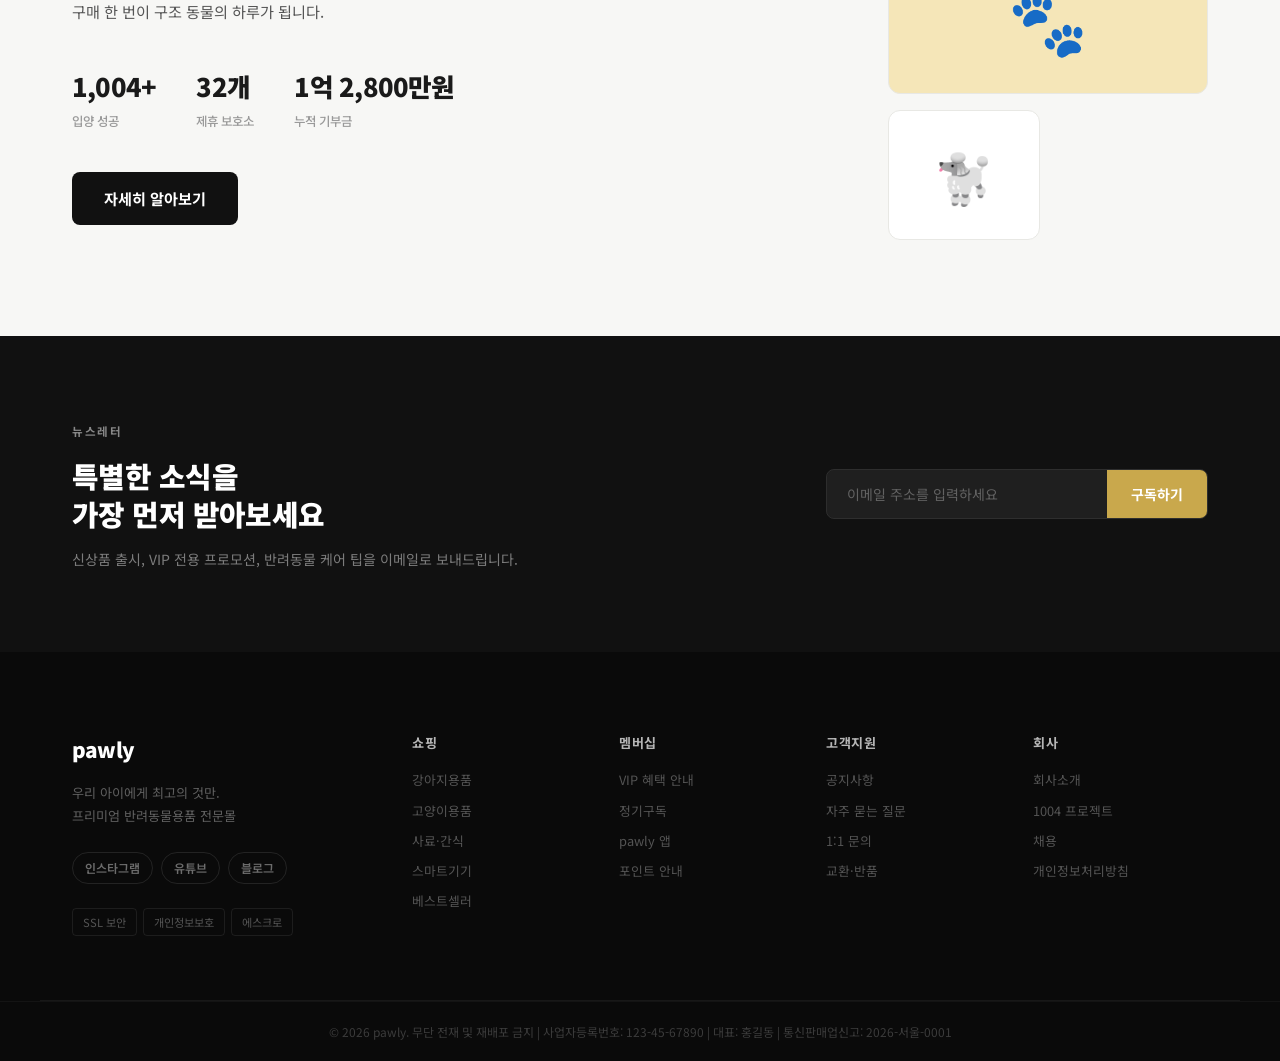
<file: index-v3.html>
<!DOCTYPE html>
<html lang="ko">
<head>
  <meta charset="UTF-8" />
  <meta name="viewport" content="width=device-width, initial-scale=1.0" />
  <title>pawly - 프리미엄 반려동물용품</title>
  <link rel="stylesheet" href="style-v3.css" />
  <link href="https://fonts.googleapis.com/css2?family=Noto+Sans+KR:wght@400;500;600;700;900&display=swap" rel="stylesheet" />
</head>
<body>

  <!-- ① 프로모션 배너 스트립 -->
  <div class="promo-strip">
    <div class="promo-strip-inner">
      <span class="promo-strip-item">🎁 VIP 회원 전용 추가 35% 할인 진행 중</span>
      <span class="promo-strip-divider">|</span>
      <span class="promo-strip-item">🚚 5만원 이상 무료배송 · 당일발송</span>
      <span class="promo-strip-divider">|</span>
      <span class="promo-strip-item">🏆 Red Dot · German Design Award 수상 브랜드</span>
    </div>
  </div>

  <!-- ② 헤더 / 내비게이션 — 메뉴 전면 한글화 -->
  <header class="header">
    <div class="container header-inner">
      <a href="#" class="logo">pawly</a>
      <nav class="nav">
        <a href="#" class="nav-link">쇼핑</a>
        <a href="#" class="nav-link">VIP 센터</a>
        <a href="#" class="nav-link">앱</a>
        <a href="#" class="nav-link">이벤트</a>
        <a href="#" class="nav-link">브랜드 소개</a>
        <a href="#" class="nav-link">커뮤니티</a>
      </nav>
      <div class="header-actions">
        <button class="icon-btn" aria-label="검색">
          <svg width="20" height="20" fill="none" stroke="currentColor" stroke-width="1.8" viewBox="0 0 24 24">
            <circle cx="11" cy="11" r="8"/><path d="m21 21-4.35-4.35"/>
          </svg>
        </button>
        <button class="icon-btn" aria-label="장바구니">
          <svg width="20" height="20" fill="none" stroke="currentColor" stroke-width="1.8" viewBox="0 0 24 24">
            <path d="M6 2 3 6v14a2 2 0 0 0 2 2h14a2 2 0 0 0 2-2V6l-3-4z"/><line x1="3" y1="6" x2="21" y2="6"/><path d="M16 10a4 4 0 0 1-8 0"/>
          </svg>
          <span class="cart-badge">3</span>
        </button>
        <a href="#" class="btn-vip">VIP 가입</a>
      </div>
    </div>

    <!-- 카테고리 탭 — 전면 한글화 -->
    <div class="cat-tabs-wrap">
      <div class="container">
        <div class="cat-tabs">
          <a href="#" class="cat-tab active">전체</a>
          <a href="#" class="cat-tab">신상품</a>
          <a href="#" class="cat-tab">베스트</a>
          <a href="#" class="cat-tab">강아지</a>
          <a href="#" class="cat-tab">고양이</a>
          <a href="#" class="cat-tab">영양제</a>
          <a href="#" class="cat-tab">스마트기기</a>
          <a href="#" class="cat-tab">콜라보</a>
        </div>
      </div>
    </div>
  </header>

  <!-- ③ 히어로 — 브랜드 철학 -->
  <section class="hero">
    <div class="container hero-inner">
      <div class="hero-text">
        <span class="section-label">브랜드 철학</span>
        <h1 class="hero-title">우리가 존재하는<br/>이유</h1>
        <p class="hero-desc">
          반려동물은 단순한 동물이 아닙니다.<br/>
          가족입니다. 그들에게 가장 좋은 것만을 드리기 위해<br/>
          pawly는 오늘도 최고의 기준을 만들어갑니다.
        </p>
        <div class="hero-ctas">
          <a href="#" class="btn-dark">지금 쇼핑하기</a>
          <a href="#" class="btn-text-link">VIP 혜택 알아보기 →</a>
        </div>
      </div>
      <div class="hero-visual">
        <div class="hero-img-card">
          <div class="hero-pet-icon">🐾</div>
          <div class="hero-stat-badge top-right">
            <span class="stat-num">4.9</span>
            <span class="stat-label">고객 평점</span>
          </div>
          <div class="hero-stat-badge bottom-left">
            <span class="stat-num">5만+</span>
            <span class="stat-label">브랜드 멤버</span>
          </div>
        </div>
      </div>
    </div>
  </section>

  <!-- ④ 디자인 어워드 -->
  <section class="awards">
    <div class="container">
      <p class="awards-label">국제 디자인 수상 이력</p>
      <div class="awards-grid">
        <div class="award-item">
          <div class="award-icon">🔴</div>
          <span class="award-name">Red Dot Award</span>
          <span class="award-year">2023</span>
        </div>
        <div class="award-item">
          <div class="award-icon">🇩🇪</div>
          <span class="award-name">German Design Award</span>
          <span class="award-year">2023</span>
        </div>
        <div class="award-item">
          <div class="award-icon">🏅</div>
          <span class="award-name">IDEA Award</span>
          <span class="award-year">2022</span>
        </div>
        <div class="award-item">
          <div class="award-icon">✅</div>
          <span class="award-name">Good Design Award</span>
          <span class="award-year">2022</span>
        </div>
      </div>
    </div>
  </section>

  <!-- ⑤ VIP 혜택 -->
  <section class="vip-benefits">
    <div class="container">
      <div class="section-header-centered">
        <span class="section-label">멤버십 혜택</span>
        <h2 class="section-title">VIP 멤버십 혜택</h2>
        <p class="section-desc">구독 한 번으로 누리는 8가지 프리미엄 혜택</p>
      </div>
      <div class="benefits-grid">
        <div class="benefit-card">
          <div class="benefit-icon-wrap"><span>🚚</span></div>
          <h4>무제한 무료배송</h4>
          <p>금액 제한 없이<br/>전 상품 무료배송</p>
        </div>
        <div class="benefit-card">
          <div class="benefit-icon-wrap"><span>💰</span></div>
          <h4>추가 35% 할인</h4>
          <p>모든 상품에<br/>VIP 전용 최저가</p>
        </div>
        <div class="benefit-card">
          <div class="benefit-icon-wrap"><span>🎁</span></div>
          <h4>월 정기 선물</h4>
          <p>큐레이션된<br/>서프라이즈 박스</p>
        </div>
        <div class="benefit-card">
          <div class="benefit-icon-wrap"><span>👨‍⚕️</span></div>
          <h4>수의사 1:1 상담</h4>
          <p>월 3회 무제한<br/>전문가 상담</p>
        </div>
        <div class="benefit-card">
          <div class="benefit-icon-wrap"><span>📱</span></div>
          <h4>앱 전용 혜택</h4>
          <p>pawly 앱에서<br/>추가 포인트 적립</p>
        </div>
        <div class="benefit-card">
          <div class="benefit-icon-wrap"><span>🔔</span></div>
          <h4>신상품 선구매</h4>
          <p>일반 출시 72시간 전<br/>VIP 선공개</p>
        </div>
        <div class="benefit-card">
          <div class="benefit-icon-wrap"><span>🔄</span></div>
          <h4>정기구독 자동화</h4>
          <p>소모품 자동 배송<br/>일정 완전 관리</p>
        </div>
        <div class="benefit-card">
          <div class="benefit-icon-wrap"><span>🏥</span></div>
          <h4>동물병원 할인</h4>
          <p>제휴 동물병원<br/>20% 할인 제공</p>
        </div>
      </div>
      <div class="vip-cta-wrap">
        <a href="#" class="btn-gold">VIP 멤버십 시작하기</a>
        <span class="vip-cta-sub">월 9,900원 · 언제든 해지 가능</span>
      </div>
    </div>
  </section>

  <!-- ⑥ 베스트셀러 (3단계 가격) -->
  <section class="products-section">
    <div class="container">
      <div class="section-header-flex">
        <div>
          <span class="section-label">베스트셀러</span>
          <h2 class="section-title">지금 가장 인기있는 상품</h2>
        </div>
        <a href="#" class="view-all-link">전체보기 →</a>
      </div>
      <div class="product-grid">

        <div class="product-card">
          <div class="product-img-wrap">
            <div class="product-img-bg"><span class="product-emoji">🦴</span></div>
            <span class="product-badge badge-best">베스트</span>
          </div>
          <div class="product-info">
            <span class="brand-label">Royal Canin</span>
            <h3 class="product-name">로얄캐닌 미니 어덜트 사료 4kg</h3>
            <div class="price-stack">
              <span class="price-original">52,000원</span>
              <div class="price-row">
                <span class="price-badge badge-sale-sm">일반할인가</span>
                <span class="price-sale">41,600원</span>
              </div>
              <div class="price-row">
                <span class="price-badge badge-vip-sm">VIP 혜택가</span>
                <span class="price-vip">33,800원</span>
              </div>
            </div>
            <div class="product-meta">
              <span class="stars">★★★★★</span>
              <span class="review-count">(1,204)</span>
            </div>
          </div>
          <button class="btn-cart-v2">장바구니 담기</button>
        </div>

        <div class="product-card">
          <div class="product-img-wrap">
            <div class="product-img-bg"><span class="product-emoji">😺</span></div>
            <span class="product-badge badge-new">신상품</span>
          </div>
          <div class="product-info">
            <span class="brand-label">Ziwi Peak</span>
            <h3 class="product-name">지위피크 고양이 습식사료 185g</h3>
            <div class="price-stack">
              <span class="price-original">8,500원</span>
              <div class="price-row">
                <span class="price-badge badge-sale-sm">일반할인가</span>
                <span class="price-sale">6,800원</span>
              </div>
              <div class="price-row">
                <span class="price-badge badge-vip-sm">VIP 혜택가</span>
                <span class="price-vip">5,500원</span>
              </div>
            </div>
            <div class="product-meta">
              <span class="stars">★★★★★</span>
              <span class="review-count">(876)</span>
            </div>
          </div>
          <button class="btn-cart-v2">장바구니 담기</button>
        </div>

        <div class="product-card">
          <div class="product-img-wrap">
            <div class="product-img-bg"><span class="product-emoji">🎯</span></div>
            <span class="product-badge badge-best">베스트</span>
          </div>
          <div class="product-info">
            <span class="brand-label">Kong</span>
            <h3 class="product-name">콩 클래식 노즈워크 장난감 M</h3>
            <div class="price-stack">
              <span class="price-original">24,000원</span>
              <div class="price-row">
                <span class="price-badge badge-sale-sm">일반할인가</span>
                <span class="price-sale">18,500원</span>
              </div>
              <div class="price-row">
                <span class="price-badge badge-vip-sm">VIP 혜택가</span>
                <span class="price-vip">15,000원</span>
              </div>
            </div>
            <div class="product-meta">
              <span class="stars">★★★★★</span>
              <span class="review-count">(2,341)</span>
            </div>
          </div>
          <button class="btn-cart-v2">장바구니 담기</button>
        </div>

        <div class="product-card">
          <div class="product-img-wrap">
            <div class="product-img-bg"><span class="product-emoji">💊</span></div>
          </div>
          <div class="product-info">
            <span class="brand-label">NutraPet</span>
            <h3 class="product-name">종합 영양제 강아지용 90정</h3>
            <div class="price-stack">
              <span class="price-original">38,000원</span>
              <div class="price-row">
                <span class="price-badge badge-sale-sm">일반할인가</span>
                <span class="price-sale">30,400원</span>
              </div>
              <div class="price-row">
                <span class="price-badge badge-vip-sm">VIP 혜택가</span>
                <span class="price-vip">24,700원</span>
              </div>
            </div>
            <div class="product-meta">
              <span class="stars">★★★★☆</span>
              <span class="review-count">(542)</span>
            </div>
          </div>
          <button class="btn-cart-v2">장바구니 담기</button>
        </div>

      </div>
    </div>
  </section>

  <!-- ⑦ 고객 리뷰 -->
  <section class="reviews-section">
    <div class="container">
      <div class="section-header-centered">
        <span class="section-label">고객 후기</span>
        <h2 class="section-title">고객들의 이야기</h2>
        <p class="section-desc">실제 pawly 멤버들이 남긴 솔직한 후기</p>
      </div>
      <div class="reviews-grid">
        <div class="review-card">
          <div class="review-stars">★★★★★</div>
          <p class="review-text">"사료 바꾸고 나서 우리 멍이가 확실히 더 활발해졌어요. 성분도 믿을 수 있고 VIP 가격이라 매달 부담 없이 구매하고 있습니다."</p>
          <div class="reviewer">
            <div class="reviewer-avatar">김</div>
            <div>
              <span class="reviewer-name">김지연 · 골든 리트리버</span>
              <span class="reviewer-date">2026.03.12</span>
            </div>
          </div>
        </div>
        <div class="review-card">
          <div class="review-stars">★★★★★</div>
          <p class="review-text">"노즈워크 장난감 처음엔 반응이 없을까 걱정했는데 완전 최애 장난감이 됐어요. 배송도 빠르고 포장도 꼼꼼하게 돼 있어서 좋았습니다."</p>
          <div class="reviewer">
            <div class="reviewer-avatar">박</div>
            <div>
              <span class="reviewer-name">박민준 · 말티즈</span>
              <span class="reviewer-date">2026.03.08</span>
            </div>
          </div>
        </div>
        <div class="review-card">
          <div class="review-stars">★★★★★</div>
          <p class="review-text">"수의사 상담 서비스 덕분에 우리 고양이 식이 문제를 해결했어요. VIP 가입하고 나서 펫 케어가 훨씬 체계적이 됐습니다."</p>
          <div class="reviewer">
            <div class="reviewer-avatar">이</div>
            <div>
              <span class="reviewer-name">이소현 · 코숏</span>
              <span class="reviewer-date">2026.02.28</span>
            </div>
          </div>
        </div>
      </div>
    </div>
  </section>

  <!-- ⑧ 신상품 -->
  <section class="products-section bg-light">
    <div class="container">
      <div class="section-header-flex">
        <div>
          <span class="section-label">신상품</span>
          <h2 class="section-title">새로 나왔어요</h2>
        </div>
        <a href="#" class="view-all-link">전체보기 →</a>
      </div>
      <div class="product-grid">

        <div class="product-card">
          <div class="product-img-wrap">
            <div class="product-img-bg"><span class="product-emoji">🏠</span></div>
            <span class="product-badge badge-new">신상품</span>
          </div>
          <div class="product-info">
            <span class="brand-label">PetHome</span>
            <h3 class="product-name">고급 원목 강아지 하우스 L</h3>
            <div class="price-stack">
              <span class="price-original">110,000원</span>
              <div class="price-row">
                <span class="price-badge badge-sale-sm">일반할인가</span>
                <span class="price-sale">89,000원</span>
              </div>
              <div class="price-row">
                <span class="price-badge badge-vip-sm">VIP 혜택가</span>
                <span class="price-vip">71,500원</span>
              </div>
            </div>
            <div class="product-meta">
              <span class="stars">★★★★★</span>
              <span class="review-count">(38)</span>
            </div>
          </div>
          <button class="btn-cart-v2">장바구니 담기</button>
        </div>

        <div class="product-card">
          <div class="product-img-wrap">
            <div class="product-img-bg"><span class="product-emoji">🧣</span></div>
            <span class="product-badge badge-new">신상품</span>
          </div>
          <div class="product-info">
            <span class="brand-label">PawFashion</span>
            <h3 class="product-name">강아지 봄 후리스 점퍼 S-XL</h3>
            <div class="price-stack">
              <span class="price-original">35,000원</span>
              <div class="price-row">
                <span class="price-badge badge-sale-sm">일반할인가</span>
                <span class="price-sale">28,000원</span>
              </div>
              <div class="price-row">
                <span class="price-badge badge-vip-sm">VIP 혜택가</span>
                <span class="price-vip">22,750원</span>
              </div>
            </div>
            <div class="product-meta">
              <span class="stars">★★★★☆</span>
              <span class="review-count">(124)</span>
            </div>
          </div>
          <button class="btn-cart-v2">장바구니 담기</button>
        </div>

        <div class="product-card">
          <div class="product-img-wrap">
            <div class="product-img-bg"><span class="product-emoji">📡</span></div>
            <span class="product-badge badge-new">신상품</span>
          </div>
          <div class="product-info">
            <span class="brand-label">pawly IoT</span>
            <h3 class="product-name">스마트 급식기 자동화 S30</h3>
            <div class="price-stack">
              <span class="price-original">185,000원</span>
              <div class="price-row">
                <span class="price-badge badge-sale-sm">일반할인가</span>
                <span class="price-sale">148,000원</span>
              </div>
              <div class="price-row">
                <span class="price-badge badge-vip-sm">VIP 혜택가</span>
                <span class="price-vip">120,250원</span>
              </div>
            </div>
            <div class="product-meta">
              <span class="stars">★★★★★</span>
              <span class="review-count">(289)</span>
            </div>
          </div>
          <button class="btn-cart-v2">장바구니 담기</button>
        </div>

        <div class="product-card">
          <div class="product-img-wrap">
            <div class="product-img-bg"><span class="product-emoji">🛁</span></div>
            <span class="product-badge badge-new">신상품</span>
          </div>
          <div class="product-info">
            <span class="brand-label">Biogance</span>
            <h3 class="product-name">바이오강스 오트밀 샴푸 250ml</h3>
            <div class="price-stack">
              <span class="price-original">28,000원</span>
              <div class="price-row">
                <span class="price-badge badge-sale-sm">일반할인가</span>
                <span class="price-sale">22,400원</span>
              </div>
              <div class="price-row">
                <span class="price-badge badge-vip-sm">VIP 혜택가</span>
                <span class="price-vip">18,200원</span>
              </div>
            </div>
            <div class="product-meta">
              <span class="stars">★★★★★</span>
              <span class="review-count">(657)</span>
            </div>
          </div>
          <button class="btn-cart-v2">장바구니 담기</button>
        </div>

      </div>
    </div>
  </section>

  <!-- ⑨ 앱 프로모션 -->
  <section class="app-promo">
    <div class="container app-promo-inner">
      <div class="app-promo-text">
        <span class="section-label light">pawly 앱</span>
        <h2>반려동물 건강을<br/>앱으로 관리하세요</h2>
        <p>pawly 앱으로 식사 기록, 건강 체크, 예방접종 일정까지.<br/>스마트한 펫 라이프의 시작입니다.</p>
        <div class="app-badges">
          <a href="#" class="app-badge">
            <span>🍎</span> 앱스토어
          </a>
          <a href="#" class="app-badge">
            <span>▶</span> 구글 플레이
          </a>
        </div>
      </div>
      <div class="app-promo-visual">
        <div class="phone-mockup">
          <div class="phone-screen">
            <div class="app-screen-content">
              <div class="app-stat">
                <span class="app-stat-icon">❤️</span>
                <span>건강점수 98점</span>
              </div>
              <div class="app-stat">
                <span class="app-stat-icon">🍖</span>
                <span>오늘 식사 완료</span>
              </div>
              <div class="app-stat">
                <span class="app-stat-icon">🏃</span>
                <span>산책 32분</span>
              </div>
              <div class="app-stat">
                <span class="app-stat-icon">💊</span>
                <span>영양제 복용 완료</span>
              </div>
            </div>
          </div>
        </div>
      </div>
    </div>
  </section>

  <!-- ⑩ CSR - 1004 프로젝트 -->
  <section class="csr-section">
    <div class="container csr-inner">
      <div class="csr-text">
        <span class="section-label">1004 프로젝트</span>
        <h2>구조 반려동물과<br/>함께합니다</h2>
        <p>pawly는 매출의 1%를 유기동물 보호소에 기부합니다.<br/>구매 한 번이 구조 동물의 하루가 됩니다.</p>
        <div class="csr-stats">
          <div class="csr-stat">
            <span class="csr-stat-num">1,004+</span>
            <span class="csr-stat-label">입양 성공</span>
          </div>
          <div class="csr-stat">
            <span class="csr-stat-num">32개</span>
            <span class="csr-stat-label">제휴 보호소</span>
          </div>
          <div class="csr-stat">
            <span class="csr-stat-num">1억 2,800만원</span>
            <span class="csr-stat-label">누적 기부금</span>
          </div>
        </div>
        <a href="#" class="btn-dark">자세히 알아보기</a>
      </div>
      <div class="csr-visual">
        <div class="csr-img-grid">
          <div class="csr-img-card">🐕</div>
          <div class="csr-img-card">🐈</div>
          <div class="csr-img-card large">🐾</div>
          <div class="csr-img-card">🐩</div>
        </div>
      </div>
    </div>
  </section>

  <!-- ⑪ 뉴스레터 -->
  <section class="newsletter">
    <div class="container newsletter-inner">
      <div class="newsletter-text">
        <span class="section-label light">뉴스레터</span>
        <h2>특별한 소식을<br/>가장 먼저 받아보세요</h2>
        <p>신상품 출시, VIP 전용 프로모션, 반려동물 케어 팁을 이메일로 보내드립니다.</p>
      </div>
      <form class="newsletter-form" onsubmit="return false;">
        <input type="email" placeholder="이메일 주소를 입력하세요" />
        <button type="submit">구독하기</button>
      </form>
    </div>
  </section>

  <!-- ⑫ 푸터 -->
  <footer class="footer">
    <div class="container footer-inner">
      <div class="footer-brand">
        <a href="#" class="footer-logo">pawly</a>
        <p>우리 아이에게 최고의 것만.<br/>프리미엄 반려동물용품 전문몰</p>
        <div class="social-links">
          <a href="#" class="social-link">인스타그램</a>
          <a href="#" class="social-link">유튜브</a>
          <a href="#" class="social-link">블로그</a>
        </div>
        <div class="cert-badges">
          <span class="cert-badge">SSL 보안</span>
          <span class="cert-badge">개인정보보호</span>
          <span class="cert-badge">에스크로</span>
        </div>
      </div>
      <div class="footer-links">
        <div class="footer-col">
          <h5>쇼핑</h5>
          <a href="#">강아지용품</a>
          <a href="#">고양이용품</a>
          <a href="#">사료·간식</a>
          <a href="#">스마트기기</a>
          <a href="#">베스트셀러</a>
        </div>
        <div class="footer-col">
          <h5>멤버십</h5>
          <a href="#">VIP 혜택 안내</a>
          <a href="#">정기구독</a>
          <a href="#">pawly 앱</a>
          <a href="#">포인트 안내</a>
        </div>
        <div class="footer-col">
          <h5>고객지원</h5>
          <a href="#">공지사항</a>
          <a href="#">자주 묻는 질문</a>
          <a href="#">1:1 문의</a>
          <a href="#">교환·반품</a>
        </div>
        <div class="footer-col">
          <h5>회사</h5>
          <a href="#">회사소개</a>
          <a href="#">1004 프로젝트</a>
          <a href="#">채용</a>
          <a href="#">개인정보처리방침</a>
        </div>
      </div>
    </div>
    <div class="footer-bottom">
      <div class="container">
        <p>© 2026 pawly. 무단 전재 및 재배포 금지 | 사업자등록번호: 123-45-67890 | 대표: 홍길동 | 통신판매업신고: 2026-서울-0001</p>
      </div>
    </div>
  </footer>

</body>
</html>
</file>
<file: style.css>
/* ===== RESET & BASE ===== */
*, *::before, *::after {
  box-sizing: border-box;
  margin: 0;
  padding: 0;
}

html {
  scroll-behavior: smooth;
}

body {
  font-family: 'Noto Sans KR', sans-serif;
  color: #1a1a2e;
  background: #fff;
  line-height: 1.6;
}

a {
  text-decoration: none;
  color: inherit;
}

.container {
  max-width: 1200px;
  margin: 0 auto;
  padding: 0 24px;
}

/* ===== HEADER ===== */
.header {
  position: sticky;
  top: 0;
  z-index: 100;
  background: #fff;
  border-bottom: 1px solid #f0f0f0;
  box-shadow: 0 2px 12px rgba(0,0,0,0.06);
}

.header-inner {
  display: flex;
  align-items: center;
  gap: 32px;
  height: 68px;
}

.logo {
  font-size: 1.5rem;
  font-weight: 900;
  color: #ff6b35;
  letter-spacing: -0.5px;
  flex-shrink: 0;
}

.nav {
  display: flex;
  gap: 4px;
  flex: 1;
}

.nav a {
  padding: 6px 12px;
  border-radius: 8px;
  font-size: 0.9rem;
  font-weight: 500;
  color: #444;
  transition: background 0.2s, color 0.2s;
}

.nav a:hover {
  background: #fff5f0;
  color: #ff6b35;
}

.header-actions {
  display: flex;
  align-items: center;
  gap: 8px;
}

.icon-btn {
  position: relative;
  background: none;
  border: none;
  cursor: pointer;
  padding: 8px;
  border-radius: 8px;
  color: #444;
  transition: background 0.2s;
}

.icon-btn:hover {
  background: #f5f5f5;
}

.badge {
  position: absolute;
  top: 2px;
  right: 2px;
  background: #ff6b35;
  color: #fff;
  font-size: 0.65rem;
  font-weight: 700;
  width: 16px;
  height: 16px;
  border-radius: 50%;
  display: flex;
  align-items: center;
  justify-content: center;
}

.btn-login {
  background: #ff6b35;
  color: #fff;
  border: none;
  padding: 8px 20px;
  border-radius: 20px;
  font-size: 0.875rem;
  font-weight: 700;
  cursor: pointer;
  transition: background 0.2s, transform 0.1s;
}

.btn-login:hover {
  background: #e85c27;
  transform: translateY(-1px);
}

/* ===== HERO ===== */
.hero {
  background: linear-gradient(135deg, #fff8f5 0%, #fff3e8 50%, #ffecd8 100%);
  padding: 80px 0;
  overflow: hidden;
}

.hero-inner {
  display: flex;
  align-items: center;
  justify-content: space-between;
  gap: 48px;
}

.hero-text {
  flex: 1;
}

.hero-tag {
  display: inline-block;
  background: #ff6b35;
  color: #fff;
  font-size: 0.8rem;
  font-weight: 700;
  padding: 6px 14px;
  border-radius: 20px;
  margin-bottom: 20px;
  letter-spacing: 0.3px;
}

.hero-text h1 {
  font-size: clamp(2.2rem, 4vw, 3.2rem);
  font-weight: 900;
  line-height: 1.2;
  color: #1a1a2e;
  margin-bottom: 16px;
  letter-spacing: -1px;
}

.hero-text p {
  font-size: 1rem;
  color: #666;
  margin-bottom: 36px;
  line-height: 1.7;
}

.hero-btns {
  display: flex;
  gap: 12px;
  flex-wrap: wrap;
}

.btn-primary {
  display: inline-block;
  background: #ff6b35;
  color: #fff;
  padding: 14px 32px;
  border-radius: 50px;
  font-weight: 700;
  font-size: 1rem;
  transition: background 0.2s, transform 0.2s, box-shadow 0.2s;
  box-shadow: 0 4px 16px rgba(255,107,53,0.35);
}

.btn-primary:hover {
  background: #e85c27;
  transform: translateY(-2px);
  box-shadow: 0 8px 24px rgba(255,107,53,0.4);
}

.btn-outline {
  display: inline-block;
  border: 2px solid #ff6b35;
  color: #ff6b35;
  padding: 12px 28px;
  border-radius: 50px;
  font-weight: 700;
  font-size: 1rem;
  transition: background 0.2s, color 0.2s;
}

.btn-outline:hover {
  background: #ff6b35;
  color: #fff;
}

.hero-image {
  flex-shrink: 0;
}

.hero-img-box {
  position: relative;
  width: 340px;
  height: 340px;
  background: linear-gradient(135deg, #ffb347, #ff6b35);
  border-radius: 50%;
  display: flex;
  align-items: center;
  justify-content: center;
  box-shadow: 0 24px 64px rgba(255,107,53,0.3);
  animation: float 3s ease-in-out infinite;
}

@keyframes float {
  0%, 100% { transform: translateY(0); }
  50% { transform: translateY(-12px); }
}

.hero-emoji {
  font-size: 8rem;
}

.hero-badge-float {
  position: absolute;
  top: 20px;
  right: -10px;
  background: #fff;
  color: #ff6b35;
  font-size: 0.75rem;
  font-weight: 900;
  padding: 10px 14px;
  border-radius: 12px;
  text-align: center;
  line-height: 1.2;
  box-shadow: 0 4px 16px rgba(0,0,0,0.12);
}

/* ===== SECTION COMMON ===== */
.section-title {
  font-size: 1.6rem;
  font-weight: 900;
  color: #1a1a2e;
  letter-spacing: -0.5px;
}

.section-header {
  display: flex;
  align-items: center;
  justify-content: space-between;
  margin-bottom: 32px;
}

.view-all {
  font-size: 0.875rem;
  color: #ff6b35;
  font-weight: 600;
  transition: opacity 0.2s;
}

.view-all:hover {
  opacity: 0.7;
}

/* ===== CATEGORIES ===== */
.categories {
  padding: 64px 0;
  background: #fff;
}

.categories .section-title {
  margin-bottom: 32px;
}

.cat-grid {
  display: grid;
  grid-template-columns: repeat(8, 1fr);
  gap: 16px;
}

.cat-card {
  display: flex;
  flex-direction: column;
  align-items: center;
  gap: 10px;
  padding: 20px 12px;
  background: #fafafa;
  border-radius: 16px;
  font-size: 0.85rem;
  font-weight: 600;
  color: #333;
  transition: background 0.2s, transform 0.2s, box-shadow 0.2s;
  cursor: pointer;
}

.cat-card:hover {
  background: #fff5f0;
  transform: translateY(-4px);
  box-shadow: 0 8px 24px rgba(255,107,53,0.15);
  color: #ff6b35;
}

.cat-icon {
  font-size: 2rem;
}

/* ===== PRODUCTS ===== */
.products {
  padding: 64px 0;
  background: #f9f9fb;
}

.product-grid {
  display: grid;
  grid-template-columns: repeat(4, 1fr);
  gap: 24px;
}

.product-card {
  background: #fff;
  border-radius: 20px;
  overflow: hidden;
  transition: transform 0.2s, box-shadow 0.2s;
  box-shadow: 0 2px 12px rgba(0,0,0,0.06);
  display: flex;
  flex-direction: column;
}

.product-card:hover {
  transform: translateY(-6px);
  box-shadow: 0 16px 40px rgba(0,0,0,0.12);
}

.product-img {
  position: relative;
  background: linear-gradient(135deg, #f8f8f8, #f0f0f0);
  height: 180px;
  display: flex;
  align-items: center;
  justify-content: center;
  font-size: 4rem;
}

.product-badge {
  position: absolute;
  top: 12px;
  left: 12px;
  font-size: 0.7rem;
  font-weight: 800;
  padding: 4px 10px;
  border-radius: 20px;
  letter-spacing: 0.5px;
}

.product-badge.sale {
  background: #ff4757;
  color: #fff;
}

.product-badge.new {
  background: #2ed573;
  color: #fff;
}

.product-badge.best {
  background: #ff6b35;
  color: #fff;
}

.product-info {
  padding: 16px 16px 12px;
  flex: 1;
}

.product-brand {
  font-size: 0.75rem;
  color: #999;
  font-weight: 600;
  text-transform: uppercase;
  letter-spacing: 0.5px;
}

.product-name {
  font-size: 0.9rem;
  font-weight: 600;
  margin: 6px 0 10px;
  color: #222;
  line-height: 1.4;
  display: -webkit-box;
  -webkit-line-clamp: 2;
  -webkit-box-orient: vertical;
  overflow: hidden;
}

.product-price {
  display: flex;
  align-items: center;
  gap: 8px;
  margin-bottom: 8px;
}

.price-original {
  font-size: 0.8rem;
  color: #bbb;
  text-decoration: line-through;
}

.price-sale {
  font-size: 1.05rem;
  font-weight: 800;
  color: #ff4757;
}

.product-meta {
  display: flex;
  align-items: center;
  gap: 4px;
}

.stars {
  font-size: 0.75rem;
  color: #ffa502;
}

.review-count {
  font-size: 0.75rem;
  color: #999;
}

.btn-cart {
  width: 100%;
  padding: 12px;
  background: #1a1a2e;
  color: #fff;
  border: none;
  font-size: 0.85rem;
  font-weight: 700;
  cursor: pointer;
  transition: background 0.2s;
}

.btn-cart:hover {
  background: #ff6b35;
}

/* ===== PROMO BANNER ===== */
.promo-banner {
  padding: 48px 0;
  background: #fff;
}

.promo-grid {
  display: grid;
  grid-template-columns: 1fr 1fr;
  gap: 24px;
}

.promo-card {
  border-radius: 24px;
  padding: 40px 48px;
  display: flex;
  align-items: center;
  justify-content: space-between;
  overflow: hidden;
  position: relative;
  min-height: 200px;
}

.promo-dog {
  background: linear-gradient(135deg, #667eea, #764ba2);
  color: #fff;
}

.promo-cat {
  background: linear-gradient(135deg, #f093fb, #f5576c);
  color: #fff;
}

.promo-tag {
  display: inline-block;
  background: rgba(255,255,255,0.25);
  font-size: 0.75rem;
  font-weight: 700;
  padding: 4px 12px;
  border-radius: 20px;
  margin-bottom: 12px;
}

.promo-text h3 {
  font-size: 1.3rem;
  font-weight: 900;
  line-height: 1.3;
  margin-bottom: 20px;
}

.btn-promo {
  display: inline-block;
  background: rgba(255,255,255,0.9);
  color: #1a1a2e;
  padding: 10px 24px;
  border-radius: 50px;
  font-size: 0.875rem;
  font-weight: 700;
  transition: background 0.2s;
}

.btn-promo:hover {
  background: #fff;
}

.promo-emoji {
  font-size: 5rem;
  opacity: 0.9;
}

/* ===== BENEFITS ===== */
.benefits {
  padding: 64px 0;
  background: #1a1a2e;
}

.benefits-grid {
  display: grid;
  grid-template-columns: repeat(4, 1fr);
  gap: 40px;
}

.benefit-item {
  text-align: center;
  color: #fff;
}

.benefit-icon {
  font-size: 2.5rem;
  display: block;
  margin-bottom: 16px;
}

.benefit-item h4 {
  font-size: 1rem;
  font-weight: 800;
  margin-bottom: 8px;
  color: #ff9f7a;
}

.benefit-item p {
  font-size: 0.85rem;
  color: rgba(255,255,255,0.65);
  line-height: 1.6;
}

/* ===== NEWSLETTER ===== */
.newsletter {
  padding: 72px 0;
  background: linear-gradient(135deg, #ff6b35, #ff4757);
}

.newsletter-inner {
  display: flex;
  align-items: center;
  justify-content: space-between;
  gap: 48px;
}

.newsletter-text h2 {
  font-size: 1.6rem;
  font-weight: 900;
  color: #fff;
  margin-bottom: 8px;
}

.newsletter-text p {
  color: rgba(255,255,255,0.85);
  font-size: 0.95rem;
}

.newsletter-form {
  display: flex;
  gap: 0;
  flex-shrink: 0;
  background: #fff;
  border-radius: 50px;
  overflow: hidden;
  box-shadow: 0 8px 32px rgba(0,0,0,0.2);
}

.newsletter-form input {
  border: none;
  outline: none;
  padding: 14px 24px;
  font-size: 0.9rem;
  width: 300px;
  font-family: inherit;
  color: #333;
}

.newsletter-form button {
  background: #1a1a2e;
  color: #fff;
  border: none;
  padding: 14px 28px;
  font-size: 0.9rem;
  font-weight: 700;
  cursor: pointer;
  font-family: inherit;
  transition: background 0.2s;
}

.newsletter-form button:hover {
  background: #2d2d50;
}

/* ===== FOOTER ===== */
.footer {
  background: #0f0f1a;
  padding: 56px 0 0;
}

.footer-inner {
  display: grid;
  grid-template-columns: 2fr 3fr;
  gap: 64px;
  padding-bottom: 48px;
  border-bottom: 1px solid rgba(255,255,255,0.08);
}

.footer-brand .logo {
  display: inline-block;
  margin-bottom: 16px;
  font-size: 1.4rem;
}

.footer-brand p {
  color: rgba(255,255,255,0.5);
  font-size: 0.875rem;
  line-height: 1.7;
  margin-bottom: 20px;
}

.social-links {
  display: flex;
  gap: 12px;
}

.social-links a {
  font-size: 0.8rem;
  color: rgba(255,255,255,0.5);
  border: 1px solid rgba(255,255,255,0.15);
  padding: 6px 14px;
  border-radius: 20px;
  transition: border-color 0.2s, color 0.2s;
}

.social-links a:hover {
  color: #ff6b35;
  border-color: #ff6b35;
}

.footer-links {
  display: grid;
  grid-template-columns: repeat(3, 1fr);
  gap: 32px;
}

.footer-col h5 {
  font-size: 0.9rem;
  font-weight: 700;
  color: #fff;
  margin-bottom: 16px;
}

.footer-col a {
  display: block;
  font-size: 0.85rem;
  color: rgba(255,255,255,0.5);
  margin-bottom: 10px;
  transition: color 0.2s;
}

.footer-col a:hover {
  color: #ff6b35;
}

.footer-bottom {
  padding: 20px 0;
  background: rgba(0,0,0,0.2);
}

.footer-bottom p {
  font-size: 0.8rem;
  color: rgba(255,255,255,0.3);
  text-align: center;
}

/* ===== RESPONSIVE ===== */
@media (max-width: 1024px) {
  .cat-grid {
    grid-template-columns: repeat(4, 1fr);
  }

  .product-grid {
    grid-template-columns: repeat(2, 1fr);
  }

  .hero-img-box {
    width: 260px;
    height: 260px;
  }

  .hero-emoji {
    font-size: 6rem;
  }
}

@media (max-width: 768px) {
  .nav {
    display: none;
  }

  .hero-inner {
    flex-direction: column;
    text-align: center;
  }

  .hero-btns {
    justify-content: center;
  }

  .hero-image {
    order: -1;
  }

  .hero-img-box {
    width: 200px;
    height: 200px;
  }

  .hero-emoji {
    font-size: 5rem;
  }

  .cat-grid {
    grid-template-columns: repeat(4, 1fr);
  }

  .benefits-grid {
    grid-template-columns: repeat(2, 1fr);
    gap: 32px;
  }

  .newsletter-inner {
    flex-direction: column;
    text-align: center;
  }

  .newsletter-form input {
    width: 200px;
  }

  .promo-grid {
    grid-template-columns: 1fr;
  }

  .footer-inner {
    grid-template-columns: 1fr;
    gap: 40px;
  }
}

@media (max-width: 480px) {
  .cat-grid {
    grid-template-columns: repeat(4, 1fr);
  }

  .product-grid {
    grid-template-columns: 1fr 1fr;
    gap: 12px;
  }

  .promo-emoji {
    display: none;
  }

  .footer-links {
    grid-template-columns: 1fr 1fr;
  }
}
</file>
<file: style-v2.css>
/* ============================================================
   pawly V2 — Design System
   Based on Pethroom.com Design Guide
   Colors: Dark + Gold(VIP) + Red(Discount) + Off-white
   ============================================================ */

/* ===== CSS VARIABLES ===== */
:root {
  /* Base */
  --color-white:      #FFFFFF;
  --color-off-white:  #F7F7F5;
  --color-bg-light:   #F2F2EF;

  /* Text */
  --color-text-dark:  #1A1A1A;
  --color-text-mid:   #555555;
  --color-text-light: #999999;

  /* Brand Accents */
  --color-gold:       #C9A84C;
  --color-gold-light: #F5E6B8;
  --color-gold-dark:  #A07830;
  --color-red:        #D63031;
  --color-red-light:  #FFE8E8;

  /* Neutrals */
  --color-border:     #E8E8E4;
  --color-dark:       #111111;
  --color-dark-2:     #1E1E1E;

  /* Spacing (8px system) */
  --space-1: 8px;
  --space-2: 16px;
  --space-3: 24px;
  --space-4: 32px;
  --space-5: 40px;
  --space-6: 48px;
  --space-8: 64px;
  --space-10: 80px;
  --space-12: 96px;

  /* Typography */
  --font-sans: 'Noto Sans KR', sans-serif;

  /* Radius */
  --radius-sm:  4px;
  --radius-md:  8px;
  --radius-lg:  12px;
  --radius-xl:  16px;
  --radius-2xl: 24px;
  --radius-pill: 50px;

  /* Shadow */
  --shadow-sm:  0 1px 4px rgba(0,0,0,0.06);
  --shadow-md:  0 2px 12px rgba(0,0,0,0.08);
  --shadow-lg:  0 8px 32px rgba(0,0,0,0.10);
  --shadow-xl:  0 16px 48px rgba(0,0,0,0.12);
}

/* ===== RESET ===== */
*, *::before, *::after {
  box-sizing: border-box;
  margin: 0;
  padding: 0;
}

html { scroll-behavior: smooth; }

body {
  font-family: var(--font-sans);
  color: var(--color-text-dark);
  background: var(--color-white);
  line-height: 1.65;
  -webkit-font-smoothing: antialiased;
}

a { text-decoration: none; color: inherit; }
img { display: block; max-width: 100%; }
button { font-family: inherit; cursor: pointer; }

/* ===== CONTAINER ===== */
.container {
  max-width: 1200px;
  margin: 0 auto;
  padding: 0 var(--space-4);
}

/* ===== SECTION LABEL (small caps) ===== */
.section-label {
  display: inline-block;
  font-size: 0.72rem;
  font-weight: 700;
  letter-spacing: 0.15em;
  color: var(--color-text-light);
  text-transform: uppercase;
  margin-bottom: var(--space-2);
}
.section-label.light { color: rgba(255,255,255,0.5); }

/* ===== SECTION TITLES ===== */
.section-title {
  font-size: clamp(1.5rem, 2.5vw, 2rem);
  font-weight: 900;
  color: var(--color-text-dark);
  letter-spacing: -0.03em;
  line-height: 1.2;
  margin-bottom: var(--space-2);
}

.section-desc {
  font-size: 0.95rem;
  color: var(--color-text-mid);
  line-height: 1.7;
}

/* ===== SECTION HEADERS ===== */
.section-header-centered {
  text-align: center;
  margin-bottom: var(--space-6);
}

.section-header-flex {
  display: flex;
  align-items: flex-end;
  justify-content: space-between;
  margin-bottom: var(--space-5);
}

.view-all-link {
  font-size: 0.875rem;
  font-weight: 600;
  color: var(--color-text-mid);
  transition: color 0.2s;
  white-space: nowrap;
  padding-bottom: 2px;
}
.view-all-link:hover { color: var(--color-text-dark); }


/* ===== BUTTONS ===== */
.btn-dark {
  display: inline-block;
  background: var(--color-dark);
  color: var(--color-white);
  padding: 14px 32px;
  border-radius: var(--radius-md);
  font-size: 0.95rem;
  font-weight: 700;
  transition: background 0.2s, transform 0.15s;
}
.btn-dark:hover {
  background: #333;
  transform: translateY(-1px);
}

.btn-gold {
  display: inline-block;
  background: var(--color-gold);
  color: var(--color-white);
  padding: 14px 36px;
  border-radius: var(--radius-md);
  font-size: 0.95rem;
  font-weight: 700;
  letter-spacing: 0.01em;
  transition: background 0.2s, transform 0.15s;
}
.btn-gold:hover {
  background: var(--color-gold-dark);
  transform: translateY(-1px);
}

.btn-text-link {
  display: inline-block;
  font-size: 0.9rem;
  font-weight: 600;
  color: var(--color-text-mid);
  border-bottom: 1px solid var(--color-border);
  padding-bottom: 2px;
  transition: color 0.2s, border-color 0.2s;
}
.btn-text-link:hover {
  color: var(--color-text-dark);
  border-color: var(--color-text-dark);
}

.btn-vip {
  display: inline-block;
  background: var(--color-gold);
  color: var(--color-white);
  padding: 8px 20px;
  border-radius: var(--radius-md);
  font-size: 0.85rem;
  font-weight: 700;
  border: none;
  transition: background 0.2s;
}
.btn-vip:hover { background: var(--color-gold-dark); }

.btn-cart-v2 {
  width: 100%;
  padding: 13px;
  background: var(--color-dark);
  color: var(--color-white);
  border: none;
  font-size: 0.875rem;
  font-weight: 700;
  letter-spacing: 0.02em;
  transition: background 0.2s;
  border-bottom-left-radius: var(--radius-lg);
  border-bottom-right-radius: var(--radius-lg);
}
.btn-cart-v2:hover { background: var(--color-gold-dark); }


/* ===== PROMO STRIP ===== */
.promo-strip {
  background: var(--color-dark);
  color: rgba(255,255,255,0.85);
  font-size: 0.78rem;
  font-weight: 500;
  letter-spacing: 0.02em;
  padding: 10px 0;
}
.promo-strip-inner {
  max-width: 1200px;
  margin: 0 auto;
  padding: 0 var(--space-4);
  display: flex;
  align-items: center;
  justify-content: center;
  gap: var(--space-3);
  flex-wrap: wrap;
}
.promo-strip-divider { opacity: 0.3; }


/* ===== HEADER ===== */
.header {
  position: sticky;
  top: 0;
  z-index: 200;
  background: var(--color-white);
  border-bottom: 1px solid var(--color-border);
  box-shadow: var(--shadow-sm);
}

.header-inner {
  display: flex;
  align-items: center;
  gap: var(--space-4);
  height: 64px;
}

.logo {
  font-size: 1.4rem;
  font-weight: 900;
  color: var(--color-dark);
  letter-spacing: -0.04em;
  flex-shrink: 0;
}

.nav {
  display: flex;
  gap: 2px;
  flex: 1;
}

.nav-link {
  padding: 6px 14px;
  font-size: 0.875rem;
  font-weight: 500;
  color: var(--color-text-mid);
  border-radius: var(--radius-md);
  transition: color 0.2s, background 0.2s;
}
.nav-link:hover {
  color: var(--color-text-dark);
  background: var(--color-off-white);
}

.header-actions {
  display: flex;
  align-items: center;
  gap: var(--space-1);
}

.icon-btn {
  position: relative;
  background: none;
  border: none;
  padding: 8px;
  border-radius: var(--radius-md);
  color: var(--color-text-mid);
  transition: background 0.2s, color 0.2s;
}
.icon-btn:hover {
  background: var(--color-off-white);
  color: var(--color-text-dark);
}

.cart-badge {
  position: absolute;
  top: 3px;
  right: 3px;
  background: var(--color-red);
  color: #fff;
  font-size: 0.6rem;
  font-weight: 800;
  width: 15px;
  height: 15px;
  border-radius: 50%;
  display: flex;
  align-items: center;
  justify-content: center;
}

/* ===== CATEGORY TABS ===== */
.cat-tabs-wrap {
  border-top: 1px solid var(--color-border);
  background: var(--color-white);
}

.cat-tabs {
  display: flex;
  gap: 0;
  overflow-x: auto;
  scrollbar-width: none;
}
.cat-tabs::-webkit-scrollbar { display: none; }

.cat-tab {
  flex-shrink: 0;
  padding: 12px 20px;
  font-size: 0.8rem;
  font-weight: 600;
  color: var(--color-text-light);
  letter-spacing: 0.05em;
  border-bottom: 2px solid transparent;
  transition: color 0.2s, border-color 0.2s;
  white-space: nowrap;
}
.cat-tab:hover { color: var(--color-text-dark); }
.cat-tab.active {
  color: var(--color-text-dark);
  border-bottom-color: var(--color-text-dark);
}


/* ===== HERO ===== */
.hero {
  background: var(--color-off-white);
  padding: var(--space-12) 0;
  overflow: hidden;
}

.hero-inner {
  display: flex;
  align-items: center;
  gap: var(--space-8);
}

.hero-text { flex: 1; }

.hero-title {
  font-size: clamp(2.8rem, 5vw, 4.5rem);
  font-weight: 900;
  line-height: 1.05;
  letter-spacing: -0.04em;
  color: var(--color-text-dark);
  margin-bottom: var(--space-3);
}

.hero-desc {
  font-size: 1rem;
  color: var(--color-text-mid);
  line-height: 1.8;
  margin-bottom: var(--space-5);
  max-width: 480px;
}

.hero-ctas {
  display: flex;
  align-items: center;
  gap: var(--space-3);
  flex-wrap: wrap;
}

.hero-visual { flex-shrink: 0; }

.hero-img-card {
  position: relative;
  width: 380px;
  height: 380px;
  background: var(--color-white);
  border-radius: var(--radius-2xl);
  display: flex;
  align-items: center;
  justify-content: center;
  box-shadow: var(--shadow-xl);
}

.hero-pet-icon {
  font-size: 9rem;
  opacity: 0.85;
}

.hero-stat-badge {
  position: absolute;
  background: var(--color-white);
  border-radius: var(--radius-lg);
  padding: 12px 18px;
  box-shadow: var(--shadow-lg);
  display: flex;
  flex-direction: column;
  align-items: center;
  gap: 2px;
}
.top-right { top: 24px; right: -20px; }
.bottom-left { bottom: 24px; left: -20px; }

.stat-num {
  font-size: 1.1rem;
  font-weight: 900;
  color: var(--color-text-dark);
  letter-spacing: -0.02em;
}
.stat-label {
  font-size: 0.7rem;
  color: var(--color-text-light);
  font-weight: 500;
}


/* ===== AWARDS ===== */
.awards {
  padding: var(--space-6) 0;
  background: var(--color-white);
  border-bottom: 1px solid var(--color-border);
}

.awards-label {
  text-align: center;
  font-size: 0.72rem;
  font-weight: 700;
  letter-spacing: 0.12em;
  color: var(--color-text-light);
  text-transform: uppercase;
  margin-bottom: var(--space-4);
}

.awards-grid {
  display: grid;
  grid-template-columns: repeat(4, 1fr);
  gap: var(--space-3);
  max-width: 800px;
  margin: 0 auto;
}

.award-item {
  display: flex;
  flex-direction: column;
  align-items: center;
  gap: 6px;
  padding: var(--space-3) var(--space-2);
}

.award-icon {
  font-size: 2rem;
  margin-bottom: 4px;
}
.award-name {
  font-size: 0.8rem;
  font-weight: 700;
  color: var(--color-text-dark);
  text-align: center;
}
.award-year {
  font-size: 0.72rem;
  color: var(--color-text-light);
}


/* ===== VIP BENEFITS ===== */
.vip-benefits {
  padding: var(--space-12) 0;
  background: var(--color-off-white);
}

.benefits-grid {
  display: grid;
  grid-template-columns: repeat(4, 1fr);
  gap: var(--space-3);
  margin-bottom: var(--space-6);
}

.benefit-card {
  background: var(--color-white);
  border-radius: var(--radius-xl);
  padding: var(--space-4) var(--space-3);
  text-align: center;
  border: 1px solid var(--color-border);
  transition: box-shadow 0.2s, transform 0.2s;
}
.benefit-card:hover {
  box-shadow: var(--shadow-lg);
  transform: translateY(-3px);
}

.benefit-icon-wrap {
  width: 52px;
  height: 52px;
  background: var(--color-gold-light);
  border-radius: var(--radius-lg);
  display: flex;
  align-items: center;
  justify-content: center;
  font-size: 1.4rem;
  margin: 0 auto var(--space-2);
}

.benefit-card h4 {
  font-size: 0.9rem;
  font-weight: 800;
  color: var(--color-text-dark);
  margin-bottom: 6px;
}
.benefit-card p {
  font-size: 0.8rem;
  color: var(--color-text-light);
  line-height: 1.6;
}

.vip-cta-wrap {
  display: flex;
  flex-direction: column;
  align-items: center;
  gap: var(--space-2);
}
.vip-cta-sub {
  font-size: 0.8rem;
  color: var(--color-text-light);
}


/* ===== PRODUCTS SECTION ===== */
.products-section {
  padding: var(--space-10) 0;
  background: var(--color-white);
}
.products-section.bg-light { background: var(--color-off-white); }

.product-grid {
  display: grid;
  grid-template-columns: repeat(4, 1fr);
  gap: var(--space-3);
}

.product-card {
  background: var(--color-white);
  border-radius: var(--radius-lg);
  border: 1px solid var(--color-border);
  overflow: hidden;
  display: flex;
  flex-direction: column;
  transition: box-shadow 0.2s, transform 0.2s;
}
.product-card:hover {
  box-shadow: var(--shadow-lg);
  transform: translateY(-4px);
}

.product-img-wrap {
  position: relative;
}

.product-img-bg {
  background: var(--color-bg-light);
  height: 200px;
  display: flex;
  align-items: center;
  justify-content: center;
  font-size: 5rem;
}

.product-badge {
  position: absolute;
  top: 12px;
  left: 12px;
  font-size: 0.65rem;
  font-weight: 800;
  padding: 4px 10px;
  border-radius: var(--radius-pill);
  letter-spacing: 0.06em;
}
.badge-best { background: var(--color-dark); color: var(--color-white); }
.badge-new  { background: var(--color-gold); color: var(--color-white); }
.badge-sale { background: var(--color-red);  color: var(--color-white); }

.product-info {
  padding: var(--space-2) var(--space-2) var(--space-1);
  flex: 1;
  display: flex;
  flex-direction: column;
  gap: 6px;
}

.brand-label {
  font-size: 0.7rem;
  font-weight: 700;
  color: var(--color-text-light);
  text-transform: uppercase;
  letter-spacing: 0.07em;
}

.product-name {
  font-size: 0.875rem;
  font-weight: 600;
  color: var(--color-text-dark);
  line-height: 1.45;
  display: -webkit-box;
  -webkit-line-clamp: 2;
  -webkit-box-orient: vertical;
  overflow: hidden;
}

/* 3-tier price system */
.price-stack {
  display: flex;
  flex-direction: column;
  gap: 4px;
  margin-top: 4px;
}

.price-original {
  font-size: 0.78rem;
  color: var(--color-text-light);
  text-decoration: line-through;
}

.price-row {
  display: flex;
  align-items: center;
  gap: 6px;
}

.price-badge {
  font-size: 0.62rem;
  font-weight: 700;
  padding: 2px 7px;
  border-radius: var(--radius-pill);
  flex-shrink: 0;
}
.badge-sale-sm {
  background: var(--color-red-light);
  color: var(--color-red);
}
.badge-vip-sm {
  background: var(--color-gold-light);
  color: var(--color-gold-dark);
}

.price-sale {
  font-size: 0.95rem;
  font-weight: 800;
  color: var(--color-red);
}

.price-vip {
  font-size: 0.95rem;
  font-weight: 800;
  color: var(--color-gold-dark);
}

.product-meta {
  display: flex;
  align-items: center;
  gap: 5px;
  margin-top: 4px;
}
.stars {
  font-size: 0.7rem;
  color: #D4A017;
  letter-spacing: 1px;
}
.review-count {
  font-size: 0.72rem;
  color: var(--color-text-light);
}


/* ===== REVIEWS ===== */
.reviews-section {
  padding: var(--space-10) 0;
  background: var(--color-dark);
}

.reviews-section .section-label { color: rgba(255,255,255,0.4); }
.reviews-section .section-title { color: var(--color-white); }
.reviews-section .section-desc  { color: rgba(255,255,255,0.5); }

.reviews-grid {
  display: grid;
  grid-template-columns: repeat(3, 1fr);
  gap: var(--space-3);
}

.review-card {
  background: rgba(255,255,255,0.05);
  border: 1px solid rgba(255,255,255,0.08);
  border-radius: var(--radius-xl);
  padding: var(--space-4);
  display: flex;
  flex-direction: column;
  gap: var(--space-2);
}

.review-stars {
  font-size: 0.85rem;
  color: var(--color-gold);
  letter-spacing: 2px;
}

.review-text {
  font-size: 0.875rem;
  color: rgba(255,255,255,0.75);
  line-height: 1.75;
  flex: 1;
}

.reviewer {
  display: flex;
  align-items: center;
  gap: var(--space-2);
  margin-top: var(--space-1);
}

.reviewer-avatar {
  width: 36px;
  height: 36px;
  background: var(--color-gold);
  border-radius: 50%;
  display: flex;
  align-items: center;
  justify-content: center;
  font-size: 0.8rem;
  font-weight: 900;
  color: var(--color-white);
  flex-shrink: 0;
}

.reviewer-name {
  display: block;
  font-size: 0.8rem;
  font-weight: 600;
  color: rgba(255,255,255,0.8);
}
.reviewer-date {
  display: block;
  font-size: 0.72rem;
  color: rgba(255,255,255,0.35);
  margin-top: 2px;
}


/* ===== APP PROMO ===== */
.app-promo {
  padding: var(--space-12) 0;
  background: var(--color-dark-2);
  overflow: hidden;
}

.app-promo-inner {
  display: flex;
  align-items: center;
  gap: var(--space-10);
}

.app-promo-text { flex: 1; }

.app-promo-text h2 {
  font-size: clamp(1.8rem, 3vw, 2.6rem);
  font-weight: 900;
  color: var(--color-white);
  letter-spacing: -0.03em;
  line-height: 1.2;
  margin-bottom: var(--space-3);
}

.app-promo-text p {
  font-size: 0.95rem;
  color: rgba(255,255,255,0.55);
  line-height: 1.8;
  margin-bottom: var(--space-5);
}

.app-badges {
  display: flex;
  gap: var(--space-2);
  flex-wrap: wrap;
}

.app-badge {
  display: inline-flex;
  align-items: center;
  gap: 8px;
  background: rgba(255,255,255,0.08);
  border: 1px solid rgba(255,255,255,0.12);
  color: rgba(255,255,255,0.85);
  padding: 10px 22px;
  border-radius: var(--radius-lg);
  font-size: 0.875rem;
  font-weight: 600;
  transition: background 0.2s;
}
.app-badge:hover { background: rgba(255,255,255,0.14); }

.app-promo-visual { flex-shrink: 0; }

.phone-mockup {
  width: 220px;
  background: rgba(255,255,255,0.04);
  border: 1px solid rgba(255,255,255,0.1);
  border-radius: 36px;
  padding: 24px 16px;
  box-shadow: var(--shadow-xl);
}

.phone-screen {
  background: rgba(255,255,255,0.04);
  border-radius: var(--radius-xl);
  padding: var(--space-3);
}

.app-screen-content {
  display: flex;
  flex-direction: column;
  gap: 10px;
}

.app-stat {
  display: flex;
  align-items: center;
  gap: 10px;
  background: rgba(255,255,255,0.06);
  border-radius: var(--radius-md);
  padding: 10px 12px;
  font-size: 0.78rem;
  color: rgba(255,255,255,0.75);
  font-weight: 500;
}
.app-stat-icon { font-size: 1rem; }


/* ===== CSR SECTION ===== */
.csr-section {
  padding: var(--space-12) 0;
  background: var(--color-off-white);
}

.csr-inner {
  display: flex;
  align-items: center;
  gap: var(--space-10);
}

.csr-text { flex: 1; }

.csr-text h2 {
  font-size: clamp(1.8rem, 3vw, 2.4rem);
  font-weight: 900;
  color: var(--color-text-dark);
  letter-spacing: -0.03em;
  line-height: 1.2;
  margin-bottom: var(--space-3);
}
.csr-text p {
  font-size: 0.95rem;
  color: var(--color-text-mid);
  line-height: 1.8;
  margin-bottom: var(--space-5);
}

.csr-stats {
  display: flex;
  gap: var(--space-5);
  margin-bottom: var(--space-5);
}

.csr-stat {
  display: flex;
  flex-direction: column;
  gap: 4px;
}
.csr-stat-num {
  font-size: 1.6rem;
  font-weight: 900;
  color: var(--color-text-dark);
  letter-spacing: -0.03em;
}
.csr-stat-label {
  font-size: 0.78rem;
  color: var(--color-text-light);
  font-weight: 500;
}

.csr-visual { flex-shrink: 0; }

.csr-img-grid {
  display: grid;
  grid-template-columns: 1fr 1fr;
  gap: var(--space-2);
  width: 320px;
}

.csr-img-card {
  background: var(--color-white);
  border-radius: var(--radius-lg);
  height: 130px;
  display: flex;
  align-items: center;
  justify-content: center;
  font-size: 3rem;
  border: 1px solid var(--color-border);
}
.csr-img-card.large {
  grid-column: span 2;
  height: 150px;
  font-size: 4rem;
  background: var(--color-gold-light);
}


/* ===== NEWSLETTER ===== */
.newsletter {
  padding: var(--space-10) 0;
  background: var(--color-dark);
}

.newsletter-inner {
  display: flex;
  align-items: center;
  justify-content: space-between;
  gap: var(--space-8);
}

.newsletter-text h2 {
  font-size: clamp(1.4rem, 2.5vw, 1.8rem);
  font-weight: 900;
  color: var(--color-white);
  letter-spacing: -0.02em;
  line-height: 1.3;
  margin-bottom: var(--space-2);
}
.newsletter-text p {
  font-size: 0.875rem;
  color: rgba(255,255,255,0.45);
  line-height: 1.7;
}

.newsletter-form {
  display: flex;
  flex-shrink: 0;
  border: 1px solid rgba(255,255,255,0.12);
  border-radius: var(--radius-md);
  overflow: hidden;
}

.newsletter-form input {
  background: rgba(255,255,255,0.06);
  border: none;
  outline: none;
  padding: 14px 20px;
  font-size: 0.875rem;
  color: var(--color-white);
  width: 280px;
  font-family: inherit;
}
.newsletter-form input::placeholder { color: rgba(255,255,255,0.3); }

.newsletter-form button {
  background: var(--color-gold);
  color: var(--color-white);
  border: none;
  padding: 14px 24px;
  font-size: 0.875rem;
  font-weight: 700;
  font-family: inherit;
  white-space: nowrap;
  transition: background 0.2s;
}
.newsletter-form button:hover { background: var(--color-gold-dark); }


/* ===== FOOTER ===== */
.footer {
  background: #0a0a0a;
  padding: var(--space-10) 0 0;
}

.footer-inner {
  display: grid;
  grid-template-columns: 260px 1fr;
  gap: var(--space-10);
  padding-bottom: var(--space-8);
  border-bottom: 1px solid rgba(255,255,255,0.06);
}

.footer-logo {
  display: inline-block;
  font-size: 1.3rem;
  font-weight: 900;
  color: var(--color-white);
  letter-spacing: -0.04em;
  margin-bottom: var(--space-2);
}

.footer-brand p {
  font-size: 0.82rem;
  color: rgba(255,255,255,0.35);
  line-height: 1.75;
  margin-bottom: var(--space-3);
}

.social-links {
  display: flex;
  gap: 8px;
  margin-bottom: var(--space-3);
}
.social-link {
  font-size: 0.75rem;
  font-weight: 600;
  color: rgba(255,255,255,0.4);
  border: 1px solid rgba(255,255,255,0.1);
  padding: 5px 12px;
  border-radius: var(--radius-pill);
  transition: color 0.2s, border-color 0.2s;
}
.social-link:hover {
  color: var(--color-gold);
  border-color: var(--color-gold);
}

.cert-badges {
  display: flex;
  gap: 6px;
}
.cert-badge {
  font-size: 0.7rem;
  color: rgba(255,255,255,0.3);
  border: 1px solid rgba(255,255,255,0.08);
  padding: 4px 10px;
  border-radius: var(--radius-sm);
}

.footer-links {
  display: grid;
  grid-template-columns: repeat(4, 1fr);
  gap: var(--space-4);
}

.footer-col h5 {
  font-size: 0.82rem;
  font-weight: 700;
  color: rgba(255,255,255,0.7);
  margin-bottom: var(--space-2);
  letter-spacing: 0.04em;
}
.footer-col a {
  display: block;
  font-size: 0.8rem;
  color: rgba(255,255,255,0.3);
  margin-bottom: 9px;
  transition: color 0.2s;
}
.footer-col a:hover { color: rgba(255,255,255,0.7); }

.footer-bottom {
  padding: 20px 0;
  border-top: 1px solid rgba(255,255,255,0.04);
}
.footer-bottom p {
  font-size: 0.75rem;
  color: rgba(255,255,255,0.2);
  text-align: center;
  line-height: 1.6;
}


/* ===== RESPONSIVE ===== */
@media (max-width: 1024px) {
  .product-grid {
    grid-template-columns: repeat(2, 1fr);
  }
  .benefits-grid {
    grid-template-columns: repeat(4, 1fr);
  }
  .hero-img-card {
    width: 280px;
    height: 280px;
  }
  .hero-pet-icon { font-size: 6rem; }
  .footer-inner {
    grid-template-columns: 1fr;
    gap: var(--space-6);
  }
}

@media (max-width: 768px) {
  .nav { display: none; }

  .promo-strip-inner {
    flex-direction: column;
    gap: 6px;
    text-align: center;
  }
  .promo-strip-divider { display: none; }

  .hero-inner {
    flex-direction: column;
    text-align: center;
  }
  .hero-desc { margin: 0 auto var(--space-4); }
  .hero-ctas { justify-content: center; }
  .hero-stat-badge.top-right { right: -10px; }
  .hero-stat-badge.bottom-left { left: -10px; }

  .awards-grid { grid-template-columns: repeat(2, 1fr); }

  .benefits-grid { grid-template-columns: repeat(2, 1fr); }

  .reviews-grid { grid-template-columns: 1fr; }

  .app-promo-inner { flex-direction: column; text-align: center; }
  .app-badges { justify-content: center; }
  .phone-mockup { width: 100%; max-width: 280px; }

  .csr-inner { flex-direction: column; }
  .csr-img-grid { width: 100%; }

  .newsletter-inner { flex-direction: column; text-align: center; }
  .newsletter-form { flex-direction: column; }
  .newsletter-form input { width: 100%; }

  .section-header-flex {
    flex-direction: column;
    align-items: flex-start;
    gap: var(--space-1);
  }

  .footer-links { grid-template-columns: repeat(2, 1fr); }
}

@media (max-width: 480px) {
  .product-grid { gap: var(--space-2); }
  .csr-stats { flex-direction: column; gap: var(--space-3); }
  .footer-links { grid-template-columns: 1fr 1fr; }
  .hero-img-card { width: 240px; height: 240px; }
}
</file>
<file: style-v3.css>
/* ============================================================
   pawly V2 — Design System
   Based on Pethroom.com Design Guide
   Colors: Dark + Gold(VIP) + Red(Discount) + Off-white
   ============================================================ */

/* ===== CSS VARIABLES ===== */
:root {
  /* Base */
  --color-white:      #FFFFFF;
  --color-off-white:  #F7F7F5;
  --color-bg-light:   #F2F2EF;

  /* Text */
  --color-text-dark:  #1A1A1A;
  --color-text-mid:   #555555;
  --color-text-light: #999999;

  /* Brand Accents */
  --color-gold:       #C9A84C;
  --color-gold-light: #F5E6B8;
  --color-gold-dark:  #A07830;
  --color-red:        #D63031;
  --color-red-light:  #FFE8E8;

  /* Neutrals */
  --color-border:     #E8E8E4;
  --color-dark:       #111111;
  --color-dark-2:     #1E1E1E;

  /* Spacing (8px system) */
  --space-1: 8px;
  --space-2: 16px;
  --space-3: 24px;
  --space-4: 32px;
  --space-5: 40px;
  --space-6: 48px;
  --space-8: 64px;
  --space-10: 80px;
  --space-12: 96px;

  /* Typography */
  --font-sans: 'Noto Sans KR', sans-serif;

  /* Radius */
  --radius-sm:  4px;
  --radius-md:  8px;
  --radius-lg:  12px;
  --radius-xl:  16px;
  --radius-2xl: 24px;
  --radius-pill: 50px;

  /* Shadow */
  --shadow-sm:  0 1px 4px rgba(0,0,0,0.06);
  --shadow-md:  0 2px 12px rgba(0,0,0,0.08);
  --shadow-lg:  0 8px 32px rgba(0,0,0,0.10);
  --shadow-xl:  0 16px 48px rgba(0,0,0,0.12);
}

/* ===== RESET ===== */
*, *::before, *::after {
  box-sizing: border-box;
  margin: 0;
  padding: 0;
}

html { scroll-behavior: smooth; }

body {
  font-family: var(--font-sans);
  color: var(--color-text-dark);
  background: var(--color-white);
  line-height: 1.65;
  -webkit-font-smoothing: antialiased;
}

a { text-decoration: none; color: inherit; }
img { display: block; max-width: 100%; }
button { font-family: inherit; cursor: pointer; }

/* ===== CONTAINER ===== */
.container {
  max-width: 1200px;
  margin: 0 auto;
  padding: 0 var(--space-4);
}

/* ===== SECTION LABEL (small caps) ===== */
.section-label {
  display: inline-block;
  font-size: 0.72rem;
  font-weight: 700;
  letter-spacing: 0.15em;
  color: var(--color-text-light);
  text-transform: uppercase;
  margin-bottom: var(--space-2);
}
.section-label.light { color: rgba(255,255,255,0.5); }

/* ===== SECTION TITLES ===== */
.section-title {
  font-size: clamp(1.5rem, 2.5vw, 2rem);
  font-weight: 900;
  color: var(--color-text-dark);
  letter-spacing: -0.03em;
  line-height: 1.2;
  margin-bottom: var(--space-2);
}

.section-desc {
  font-size: 0.95rem;
  color: var(--color-text-mid);
  line-height: 1.7;
}

/* ===== SECTION HEADERS ===== */
.section-header-centered {
  text-align: center;
  margin-bottom: var(--space-6);
}

.section-header-flex {
  display: flex;
  align-items: flex-end;
  justify-content: space-between;
  margin-bottom: var(--space-5);
}

.view-all-link {
  font-size: 0.875rem;
  font-weight: 600;
  color: var(--color-text-mid);
  transition: color 0.2s;
  white-space: nowrap;
  padding-bottom: 2px;
}
.view-all-link:hover { color: var(--color-text-dark); }


/* ===== BUTTONS ===== */
.btn-dark {
  display: inline-block;
  background: var(--color-dark);
  color: var(--color-white);
  padding: 14px 32px;
  border-radius: var(--radius-md);
  font-size: 0.95rem;
  font-weight: 700;
  transition: background 0.2s, transform 0.15s;
}
.btn-dark:hover {
  background: #333;
  transform: translateY(-1px);
}

.btn-gold {
  display: inline-block;
  background: var(--color-gold);
  color: var(--color-white);
  padding: 14px 36px;
  border-radius: var(--radius-md);
  font-size: 0.95rem;
  font-weight: 700;
  letter-spacing: 0.01em;
  transition: background 0.2s, transform 0.15s;
}
.btn-gold:hover {
  background: var(--color-gold-dark);
  transform: translateY(-1px);
}

.btn-text-link {
  display: inline-block;
  font-size: 0.9rem;
  font-weight: 600;
  color: var(--color-text-mid);
  border-bottom: 1px solid var(--color-border);
  padding-bottom: 2px;
  transition: color 0.2s, border-color 0.2s;
}
.btn-text-link:hover {
  color: var(--color-text-dark);
  border-color: var(--color-text-dark);
}

.btn-vip {
  display: inline-block;
  background: var(--color-gold);
  color: var(--color-white);
  padding: 8px 20px;
  border-radius: var(--radius-md);
  font-size: 0.85rem;
  font-weight: 700;
  border: none;
  transition: background 0.2s;
}
.btn-vip:hover { background: var(--color-gold-dark); }

.btn-cart-v2 {
  width: 100%;
  padding: 13px;
  background: var(--color-dark);
  color: var(--color-white);
  border: none;
  font-size: 0.875rem;
  font-weight: 700;
  letter-spacing: 0.02em;
  transition: background 0.2s;
  border-bottom-left-radius: var(--radius-lg);
  border-bottom-right-radius: var(--radius-lg);
}
.btn-cart-v2:hover { background: var(--color-gold-dark); }


/* ===== PROMO STRIP ===== */
.promo-strip {
  background: var(--color-dark);
  color: rgba(255,255,255,0.85);
  font-size: 0.78rem;
  font-weight: 500;
  letter-spacing: 0.02em;
  padding: 10px 0;
}
.promo-strip-inner {
  max-width: 1200px;
  margin: 0 auto;
  padding: 0 var(--space-4);
  display: flex;
  align-items: center;
  justify-content: center;
  gap: var(--space-3);
  flex-wrap: wrap;
}
.promo-strip-divider { opacity: 0.3; }


/* ===== HEADER ===== */
.header {
  position: sticky;
  top: 0;
  z-index: 200;
  background: var(--color-white);
  border-bottom: 1px solid var(--color-border);
  box-shadow: var(--shadow-sm);
}

.header-inner {
  display: flex;
  align-items: center;
  gap: var(--space-4);
  height: 64px;
}

.logo {
  font-size: 1.4rem;
  font-weight: 900;
  color: var(--color-dark);
  letter-spacing: -0.04em;
  flex-shrink: 0;
}

.nav {
  display: flex;
  gap: 2px;
  flex: 1;
}

.nav-link {
  padding: 6px 14px;
  font-size: 0.875rem;
  font-weight: 500;
  color: var(--color-text-mid);
  border-radius: var(--radius-md);
  transition: color 0.2s, background 0.2s;
}
.nav-link:hover {
  color: var(--color-text-dark);
  background: var(--color-off-white);
}

.header-actions {
  display: flex;
  align-items: center;
  gap: var(--space-1);
}

.icon-btn {
  position: relative;
  background: none;
  border: none;
  padding: 8px;
  border-radius: var(--radius-md);
  color: var(--color-text-mid);
  transition: background 0.2s, color 0.2s;
}
.icon-btn:hover {
  background: var(--color-off-white);
  color: var(--color-text-dark);
}

.cart-badge {
  position: absolute;
  top: 3px;
  right: 3px;
  background: var(--color-red);
  color: #fff;
  font-size: 0.6rem;
  font-weight: 800;
  width: 15px;
  height: 15px;
  border-radius: 50%;
  display: flex;
  align-items: center;
  justify-content: center;
}

/* ===== CATEGORY TABS ===== */
.cat-tabs-wrap {
  border-top: 1px solid var(--color-border);
  background: var(--color-white);
}

.cat-tabs {
  display: flex;
  gap: 0;
  overflow-x: auto;
  scrollbar-width: none;
}
.cat-tabs::-webkit-scrollbar { display: none; }

.cat-tab {
  flex-shrink: 0;
  padding: 12px 20px;
  font-size: 0.8rem;
  font-weight: 600;
  color: var(--color-text-light);
  letter-spacing: 0.05em;
  border-bottom: 2px solid transparent;
  transition: color 0.2s, border-color 0.2s;
  white-space: nowrap;
}
.cat-tab:hover { color: var(--color-text-dark); }
.cat-tab.active {
  color: var(--color-text-dark);
  border-bottom-color: var(--color-text-dark);
}


/* ===== HERO ===== */
.hero {
  background: var(--color-off-white);
  padding: var(--space-12) 0;
  overflow: hidden;
}

.hero-inner {
  display: flex;
  align-items: center;
  gap: var(--space-8);
}

.hero-text { flex: 1; }

.hero-title {
  font-size: clamp(2.8rem, 5vw, 4.5rem);
  font-weight: 900;
  line-height: 1.05;
  letter-spacing: -0.04em;
  color: var(--color-text-dark);
  margin-bottom: var(--space-3);
}

.hero-desc {
  font-size: 1rem;
  color: var(--color-text-mid);
  line-height: 1.8;
  margin-bottom: var(--space-5);
  max-width: 480px;
}

.hero-ctas {
  display: flex;
  align-items: center;
  gap: var(--space-3);
  flex-wrap: wrap;
}

.hero-visual { flex-shrink: 0; }

.hero-img-card {
  position: relative;
  width: 380px;
  height: 380px;
  background: var(--color-white);
  border-radius: var(--radius-2xl);
  display: flex;
  align-items: center;
  justify-content: center;
  box-shadow: var(--shadow-xl);
}

.hero-pet-icon {
  font-size: 9rem;
  opacity: 0.85;
}

.hero-stat-badge {
  position: absolute;
  background: var(--color-white);
  border-radius: var(--radius-lg);
  padding: 12px 18px;
  box-shadow: var(--shadow-lg);
  display: flex;
  flex-direction: column;
  align-items: center;
  gap: 2px;
}
.top-right { top: 24px; right: -20px; }
.bottom-left { bottom: 24px; left: -20px; }

.stat-num {
  font-size: 1.1rem;
  font-weight: 900;
  color: var(--color-text-dark);
  letter-spacing: -0.02em;
}
.stat-label {
  font-size: 0.7rem;
  color: var(--color-text-light);
  font-weight: 500;
}


/* ===== AWARDS ===== */
.awards {
  padding: var(--space-6) 0;
  background: var(--color-white);
  border-bottom: 1px solid var(--color-border);
}

.awards-label {
  text-align: center;
  font-size: 0.72rem;
  font-weight: 700;
  letter-spacing: 0.12em;
  color: var(--color-text-light);
  text-transform: uppercase;
  margin-bottom: var(--space-4);
}

.awards-grid {
  display: grid;
  grid-template-columns: repeat(4, 1fr);
  gap: var(--space-3);
  max-width: 800px;
  margin: 0 auto;
}

.award-item {
  display: flex;
  flex-direction: column;
  align-items: center;
  gap: 6px;
  padding: var(--space-3) var(--space-2);
}

.award-icon {
  font-size: 2rem;
  margin-bottom: 4px;
}
.award-name {
  font-size: 0.8rem;
  font-weight: 700;
  color: var(--color-text-dark);
  text-align: center;
}
.award-year {
  font-size: 0.72rem;
  color: var(--color-text-light);
}


/* ===== VIP BENEFITS ===== */
.vip-benefits {
  padding: var(--space-12) 0;
  background: var(--color-off-white);
}

.benefits-grid {
  display: grid;
  grid-template-columns: repeat(4, 1fr);
  gap: var(--space-3);
  margin-bottom: var(--space-6);
}

.benefit-card {
  background: var(--color-white);
  border-radius: var(--radius-xl);
  padding: var(--space-4) var(--space-3);
  text-align: center;
  border: 1px solid var(--color-border);
  transition: box-shadow 0.2s, transform 0.2s;
}
.benefit-card:hover {
  box-shadow: var(--shadow-lg);
  transform: translateY(-3px);
}

.benefit-icon-wrap {
  width: 52px;
  height: 52px;
  background: var(--color-gold-light);
  border-radius: var(--radius-lg);
  display: flex;
  align-items: center;
  justify-content: center;
  font-size: 1.4rem;
  margin: 0 auto var(--space-2);
}

.benefit-card h4 {
  font-size: 0.9rem;
  font-weight: 800;
  color: var(--color-text-dark);
  margin-bottom: 6px;
}
.benefit-card p {
  font-size: 0.8rem;
  color: var(--color-text-light);
  line-height: 1.6;
}

.vip-cta-wrap {
  display: flex;
  flex-direction: column;
  align-items: center;
  gap: var(--space-2);
}
.vip-cta-sub {
  font-size: 0.8rem;
  color: var(--color-text-light);
}


/* ===== PRODUCTS SECTION ===== */
.products-section {
  padding: var(--space-10) 0;
  background: var(--color-white);
}
.products-section.bg-light { background: var(--color-off-white); }

.product-grid {
  display: grid;
  grid-template-columns: repeat(4, 1fr);
  gap: var(--space-3);
}

.product-card {
  background: var(--color-white);
  border-radius: var(--radius-lg);
  border: 1px solid var(--color-border);
  overflow: hidden;
  display: flex;
  flex-direction: column;
  transition: box-shadow 0.2s, transform 0.2s;
}
.product-card:hover {
  box-shadow: var(--shadow-lg);
  transform: translateY(-4px);
}

.product-img-wrap {
  position: relative;
}

.product-img-bg {
  background: var(--color-bg-light);
  height: 200px;
  display: flex;
  align-items: center;
  justify-content: center;
  font-size: 5rem;
}

.product-badge {
  position: absolute;
  top: 12px;
  left: 12px;
  font-size: 0.65rem;
  font-weight: 800;
  padding: 4px 10px;
  border-radius: var(--radius-pill);
  letter-spacing: 0.06em;
}
.badge-best { background: var(--color-dark); color: var(--color-white); }
.badge-new  { background: var(--color-gold); color: var(--color-white); }
.badge-sale { background: var(--color-red);  color: var(--color-white); }

.product-info {
  padding: var(--space-2) var(--space-2) var(--space-1);
  flex: 1;
  display: flex;
  flex-direction: column;
  gap: 6px;
}

.brand-label {
  font-size: 0.7rem;
  font-weight: 700;
  color: var(--color-text-light);
  text-transform: uppercase;
  letter-spacing: 0.07em;
}

.product-name {
  font-size: 0.875rem;
  font-weight: 600;
  color: var(--color-text-dark);
  line-height: 1.45;
  display: -webkit-box;
  -webkit-line-clamp: 2;
  -webkit-box-orient: vertical;
  overflow: hidden;
}

/* 3-tier price system */
.price-stack {
  display: flex;
  flex-direction: column;
  gap: 4px;
  margin-top: 4px;
}

.price-original {
  font-size: 0.78rem;
  color: var(--color-text-light);
  text-decoration: line-through;
}

.price-row {
  display: flex;
  align-items: center;
  gap: 6px;
}

.price-badge {
  font-size: 0.62rem;
  font-weight: 700;
  padding: 2px 7px;
  border-radius: var(--radius-pill);
  flex-shrink: 0;
}
.badge-sale-sm {
  background: var(--color-red-light);
  color: var(--color-red);
}
.badge-vip-sm {
  background: var(--color-gold-light);
  color: var(--color-gold-dark);
}

.price-sale {
  font-size: 0.95rem;
  font-weight: 800;
  color: var(--color-red);
}

.price-vip {
  font-size: 0.95rem;
  font-weight: 800;
  color: var(--color-gold-dark);
}

.product-meta {
  display: flex;
  align-items: center;
  gap: 5px;
  margin-top: 4px;
}
.stars {
  font-size: 0.7rem;
  color: #D4A017;
  letter-spacing: 1px;
}
.review-count {
  font-size: 0.72rem;
  color: var(--color-text-light);
}


/* ===== REVIEWS ===== */
.reviews-section {
  padding: var(--space-10) 0;
  background: var(--color-dark);
}

.reviews-section .section-label { color: rgba(255,255,255,0.4); }
.reviews-section .section-title { color: var(--color-white); }
.reviews-section .section-desc  { color: rgba(255,255,255,0.5); }

.reviews-grid {
  display: grid;
  grid-template-columns: repeat(3, 1fr);
  gap: var(--space-3);
}

.review-card {
  background: rgba(255,255,255,0.05);
  border: 1px solid rgba(255,255,255,0.08);
  border-radius: var(--radius-xl);
  padding: var(--space-4);
  display: flex;
  flex-direction: column;
  gap: var(--space-2);
}

.review-stars {
  font-size: 0.85rem;
  color: var(--color-gold);
  letter-spacing: 2px;
}

.review-text {
  font-size: 0.875rem;
  color: rgba(255,255,255,0.75);
  line-height: 1.75;
  flex: 1;
}

.reviewer {
  display: flex;
  align-items: center;
  gap: var(--space-2);
  margin-top: var(--space-1);
}

.reviewer-avatar {
  width: 36px;
  height: 36px;
  background: var(--color-gold);
  border-radius: 50%;
  display: flex;
  align-items: center;
  justify-content: center;
  font-size: 0.8rem;
  font-weight: 900;
  color: var(--color-white);
  flex-shrink: 0;
}

.reviewer-name {
  display: block;
  font-size: 0.8rem;
  font-weight: 600;
  color: rgba(255,255,255,0.8);
}
.reviewer-date {
  display: block;
  font-size: 0.72rem;
  color: rgba(255,255,255,0.35);
  margin-top: 2px;
}


/* ===== APP PROMO ===== */
.app-promo {
  padding: var(--space-12) 0;
  background: var(--color-dark-2);
  overflow: hidden;
}

.app-promo-inner {
  display: flex;
  align-items: center;
  gap: var(--space-10);
}

.app-promo-text { flex: 1; }

.app-promo-text h2 {
  font-size: clamp(1.8rem, 3vw, 2.6rem);
  font-weight: 900;
  color: var(--color-white);
  letter-spacing: -0.03em;
  line-height: 1.2;
  margin-bottom: var(--space-3);
}

.app-promo-text p {
  font-size: 0.95rem;
  color: rgba(255,255,255,0.55);
  line-height: 1.8;
  margin-bottom: var(--space-5);
}

.app-badges {
  display: flex;
  gap: var(--space-2);
  flex-wrap: wrap;
}

.app-badge {
  display: inline-flex;
  align-items: center;
  gap: 8px;
  background: rgba(255,255,255,0.08);
  border: 1px solid rgba(255,255,255,0.12);
  color: rgba(255,255,255,0.85);
  padding: 10px 22px;
  border-radius: var(--radius-lg);
  font-size: 0.875rem;
  font-weight: 600;
  transition: background 0.2s;
}
.app-badge:hover { background: rgba(255,255,255,0.14); }

.app-promo-visual { flex-shrink: 0; }

.phone-mockup {
  width: 220px;
  background: rgba(255,255,255,0.04);
  border: 1px solid rgba(255,255,255,0.1);
  border-radius: 36px;
  padding: 24px 16px;
  box-shadow: var(--shadow-xl);
}

.phone-screen {
  background: rgba(255,255,255,0.04);
  border-radius: var(--radius-xl);
  padding: var(--space-3);
}

.app-screen-content {
  display: flex;
  flex-direction: column;
  gap: 10px;
}

.app-stat {
  display: flex;
  align-items: center;
  gap: 10px;
  background: rgba(255,255,255,0.06);
  border-radius: var(--radius-md);
  padding: 10px 12px;
  font-size: 0.78rem;
  color: rgba(255,255,255,0.75);
  font-weight: 500;
}
.app-stat-icon { font-size: 1rem; }


/* ===== CSR SECTION ===== */
.csr-section {
  padding: var(--space-12) 0;
  background: var(--color-off-white);
}

.csr-inner {
  display: flex;
  align-items: center;
  gap: var(--space-10);
}

.csr-text { flex: 1; }

.csr-text h2 {
  font-size: clamp(1.8rem, 3vw, 2.4rem);
  font-weight: 900;
  color: var(--color-text-dark);
  letter-spacing: -0.03em;
  line-height: 1.2;
  margin-bottom: var(--space-3);
}
.csr-text p {
  font-size: 0.95rem;
  color: var(--color-text-mid);
  line-height: 1.8;
  margin-bottom: var(--space-5);
}

.csr-stats {
  display: flex;
  gap: var(--space-5);
  margin-bottom: var(--space-5);
}

.csr-stat {
  display: flex;
  flex-direction: column;
  gap: 4px;
}
.csr-stat-num {
  font-size: 1.6rem;
  font-weight: 900;
  color: var(--color-text-dark);
  letter-spacing: -0.03em;
}
.csr-stat-label {
  font-size: 0.78rem;
  color: var(--color-text-light);
  font-weight: 500;
}

.csr-visual { flex-shrink: 0; }

.csr-img-grid {
  display: grid;
  grid-template-columns: 1fr 1fr;
  gap: var(--space-2);
  width: 320px;
}

.csr-img-card {
  background: var(--color-white);
  border-radius: var(--radius-lg);
  height: 130px;
  display: flex;
  align-items: center;
  justify-content: center;
  font-size: 3rem;
  border: 1px solid var(--color-border);
}
.csr-img-card.large {
  grid-column: span 2;
  height: 150px;
  font-size: 4rem;
  background: var(--color-gold-light);
}


/* ===== NEWSLETTER ===== */
.newsletter {
  padding: var(--space-10) 0;
  background: var(--color-dark);
}

.newsletter-inner {
  display: flex;
  align-items: center;
  justify-content: space-between;
  gap: var(--space-8);
}

.newsletter-text h2 {
  font-size: clamp(1.4rem, 2.5vw, 1.8rem);
  font-weight: 900;
  color: var(--color-white);
  letter-spacing: -0.02em;
  line-height: 1.3;
  margin-bottom: var(--space-2);
}
.newsletter-text p {
  font-size: 0.875rem;
  color: rgba(255,255,255,0.45);
  line-height: 1.7;
}

.newsletter-form {
  display: flex;
  flex-shrink: 0;
  border: 1px solid rgba(255,255,255,0.12);
  border-radius: var(--radius-md);
  overflow: hidden;
}

.newsletter-form input {
  background: rgba(255,255,255,0.06);
  border: none;
  outline: none;
  padding: 14px 20px;
  font-size: 0.875rem;
  color: var(--color-white);
  width: 280px;
  font-family: inherit;
}
.newsletter-form input::placeholder { color: rgba(255,255,255,0.3); }

.newsletter-form button {
  background: var(--color-gold);
  color: var(--color-white);
  border: none;
  padding: 14px 24px;
  font-size: 0.875rem;
  font-weight: 700;
  font-family: inherit;
  white-space: nowrap;
  transition: background 0.2s;
}
.newsletter-form button:hover { background: var(--color-gold-dark); }


/* ===== FOOTER ===== */
.footer {
  background: #0a0a0a;
  padding: var(--space-10) 0 0;
}

.footer-inner {
  display: grid;
  grid-template-columns: 260px 1fr;
  gap: var(--space-10);
  padding-bottom: var(--space-8);
  border-bottom: 1px solid rgba(255,255,255,0.06);
}

.footer-logo {
  display: inline-block;
  font-size: 1.3rem;
  font-weight: 900;
  color: var(--color-white);
  letter-spacing: -0.04em;
  margin-bottom: var(--space-2);
}

.footer-brand p {
  font-size: 0.82rem;
  color: rgba(255,255,255,0.35);
  line-height: 1.75;
  margin-bottom: var(--space-3);
}

.social-links {
  display: flex;
  gap: 8px;
  margin-bottom: var(--space-3);
}
.social-link {
  font-size: 0.75rem;
  font-weight: 600;
  color: rgba(255,255,255,0.4);
  border: 1px solid rgba(255,255,255,0.1);
  padding: 5px 12px;
  border-radius: var(--radius-pill);
  transition: color 0.2s, border-color 0.2s;
}
.social-link:hover {
  color: var(--color-gold);
  border-color: var(--color-gold);
}

.cert-badges {
  display: flex;
  gap: 6px;
}
.cert-badge {
  font-size: 0.7rem;
  color: rgba(255,255,255,0.3);
  border: 1px solid rgba(255,255,255,0.08);
  padding: 4px 10px;
  border-radius: var(--radius-sm);
}

.footer-links {
  display: grid;
  grid-template-columns: repeat(4, 1fr);
  gap: var(--space-4);
}

.footer-col h5 {
  font-size: 0.82rem;
  font-weight: 700;
  color: rgba(255,255,255,0.7);
  margin-bottom: var(--space-2);
  letter-spacing: 0.04em;
}
.footer-col a {
  display: block;
  font-size: 0.8rem;
  color: rgba(255,255,255,0.3);
  margin-bottom: 9px;
  transition: color 0.2s;
}
.footer-col a:hover { color: rgba(255,255,255,0.7); }

.footer-bottom {
  padding: 20px 0;
  border-top: 1px solid rgba(255,255,255,0.04);
}
.footer-bottom p {
  font-size: 0.75rem;
  color: rgba(255,255,255,0.2);
  text-align: center;
  line-height: 1.6;
}


/* ===== RESPONSIVE ===== */
@media (max-width: 1024px) {
  .product-grid {
    grid-template-columns: repeat(2, 1fr);
  }
  .benefits-grid {
    grid-template-columns: repeat(4, 1fr);
  }
  .hero-img-card {
    width: 280px;
    height: 280px;
  }
  .hero-pet-icon { font-size: 6rem; }
  .footer-inner {
    grid-template-columns: 1fr;
    gap: var(--space-6);
  }
}

@media (max-width: 768px) {
  .nav { display: none; }

  .promo-strip-inner {
    flex-direction: column;
    gap: 6px;
    text-align: center;
  }
  .promo-strip-divider { display: none; }

  .hero-inner {
    flex-direction: column;
    text-align: center;
  }
  .hero-desc { margin: 0 auto var(--space-4); }
  .hero-ctas { justify-content: center; }
  .hero-stat-badge.top-right { right: -10px; }
  .hero-stat-badge.bottom-left { left: -10px; }

  .awards-grid { grid-template-columns: repeat(2, 1fr); }

  .benefits-grid { grid-template-columns: repeat(2, 1fr); }

  .reviews-grid { grid-template-columns: 1fr; }

  .app-promo-inner { flex-direction: column; text-align: center; }
  .app-badges { justify-content: center; }
  .phone-mockup { width: 100%; max-width: 280px; }

  .csr-inner { flex-direction: column; }
  .csr-img-grid { width: 100%; }

  .newsletter-inner { flex-direction: column; text-align: center; }
  .newsletter-form { flex-direction: column; }
  .newsletter-form input { width: 100%; }

  .section-header-flex {
    flex-direction: column;
    align-items: flex-start;
    gap: var(--space-1);
  }

  .footer-links { grid-template-columns: repeat(2, 1fr); }
}

@media (max-width: 480px) {
  .product-grid { gap: var(--space-2); }
  .csr-stats { flex-direction: column; gap: var(--space-3); }
  .footer-links { grid-template-columns: 1fr 1fr; }
  .hero-img-card { width: 240px; height: 240px; }
}
</file>
